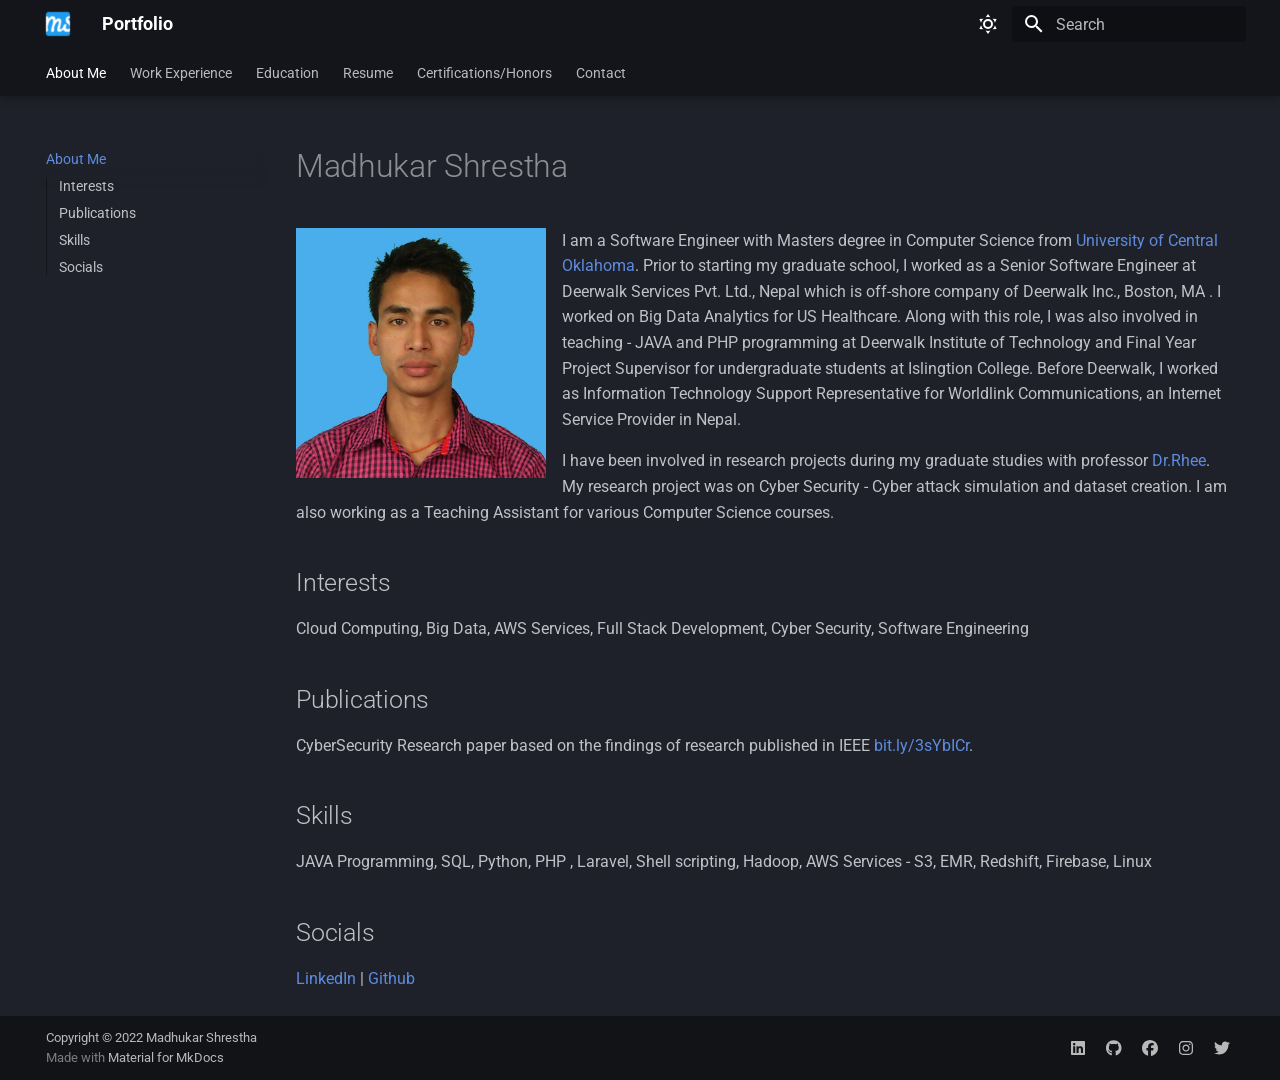
<file: index.html>
<!doctype html>
<html lang="en" class="no-js">
  <head>
    
      <meta charset="utf-8">
      <meta name="viewport" content="width=device-width,initial-scale=1">
      
        <meta name="description" content="Software Engineer | CS Student">
      
      
        <meta name="author" content="Madhukar Shrestha">
      
      
      
      
        <link rel="next" href="work_exp/">
      
      
      <link rel="icon" href="assets/images/favicon.png">
      <meta name="generator" content="mkdocs-1.5.3, mkdocs-material-9.5.13">
    
    
      
        <title>Portfolio</title>
      
    
    
      <link rel="stylesheet" href="assets/stylesheets/main.7e359304.min.css">
      
        
        <link rel="stylesheet" href="assets/stylesheets/palette.06af60db.min.css">
      
      


    
    
      
    
    
      
        
        
        <link rel="preconnect" href="https://fonts.gstatic.com" crossorigin>
        <link rel="stylesheet" href="https://fonts.googleapis.com/css?family=Roboto:300,300i,400,400i,700,700i%7CRoboto+Mono:400,400i,700,700i&display=fallback">
        <style>:root{--md-text-font:"Roboto";--md-code-font:"Roboto Mono"}</style>
      
    
    
    <script>__md_scope=new URL(".",location),__md_hash=e=>[...e].reduce((e,_)=>(e<<5)-e+_.charCodeAt(0),0),__md_get=(e,_=localStorage,t=__md_scope)=>JSON.parse(_.getItem(t.pathname+"."+e)),__md_set=(e,_,t=localStorage,a=__md_scope)=>{try{t.setItem(a.pathname+"."+e,JSON.stringify(_))}catch(e){}}</script>
    
      

    
    
    
  </head>
  
  
    
    
      
    
    
    
    
    <body dir="ltr" data-md-color-scheme="slate" data-md-color-primary="black" data-md-color-accent="green">
  
    
    <input class="md-toggle" data-md-toggle="drawer" type="checkbox" id="__drawer" autocomplete="off">
    <input class="md-toggle" data-md-toggle="search" type="checkbox" id="__search" autocomplete="off">
    <label class="md-overlay" for="__drawer"></label>
    <div data-md-component="skip">
      
        
        <a href="#madhukar-shrestha" class="md-skip">
          Skip to content
        </a>
      
    </div>
    <div data-md-component="announce">
      
    </div>
    
    
      

  

<header class="md-header md-header--shadow md-header--lifted" data-md-component="header">
  <nav class="md-header__inner md-grid" aria-label="Header">
    <a href="." title="Portfolio" class="md-header__button md-logo" aria-label="Portfolio" data-md-component="logo">
      
  <img src="assets/images/favicon.png" alt="logo">

    </a>
    <label class="md-header__button md-icon" for="__drawer">
      
      <svg xmlns="http://www.w3.org/2000/svg" viewBox="0 0 24 24"><path d="M3 6h18v2H3V6m0 5h18v2H3v-2m0 5h18v2H3v-2Z"/></svg>
    </label>
    <div class="md-header__title" data-md-component="header-title">
      <div class="md-header__ellipsis">
        <div class="md-header__topic">
          <span class="md-ellipsis">
            Portfolio
          </span>
        </div>
        <div class="md-header__topic" data-md-component="header-topic">
          <span class="md-ellipsis">
            
              About Me
            
          </span>
        </div>
      </div>
    </div>
    
      
        <form class="md-header__option" data-md-component="palette">
  
    
    
    
    <input class="md-option" data-md-color-media="" data-md-color-scheme="slate" data-md-color-primary="black" data-md-color-accent="green"  aria-label="Switch to light mode"  type="radio" name="__palette" id="__palette_0">
    
      <label class="md-header__button md-icon" title="Switch to light mode" for="__palette_1" hidden>
        <svg xmlns="http://www.w3.org/2000/svg" viewBox="0 0 24 24"><path d="M12 7a5 5 0 0 1 5 5 5 5 0 0 1-5 5 5 5 0 0 1-5-5 5 5 0 0 1 5-5m0 2a3 3 0 0 0-3 3 3 3 0 0 0 3 3 3 3 0 0 0 3-3 3 3 0 0 0-3-3m0-7 2.39 3.42C13.65 5.15 12.84 5 12 5c-.84 0-1.65.15-2.39.42L12 2M3.34 7l4.16-.35A7.2 7.2 0 0 0 5.94 8.5c-.44.74-.69 1.5-.83 2.29L3.34 7m.02 10 1.76-3.77a7.131 7.131 0 0 0 2.38 4.14L3.36 17M20.65 7l-1.77 3.79a7.023 7.023 0 0 0-2.38-4.15l4.15.36m-.01 10-4.14.36c.59-.51 1.12-1.14 1.54-1.86.42-.73.69-1.5.83-2.29L20.64 17M12 22l-2.41-3.44c.74.27 1.55.44 2.41.44.82 0 1.63-.17 2.37-.44L12 22Z"/></svg>
      </label>
    
  
    
    
    
    <input class="md-option" data-md-color-media="" data-md-color-scheme="default" data-md-color-primary="white" data-md-color-accent="green"  aria-label="Switch to dark mode"  type="radio" name="__palette" id="__palette_1">
    
      <label class="md-header__button md-icon" title="Switch to dark mode" for="__palette_0" hidden>
        <svg xmlns="http://www.w3.org/2000/svg" viewBox="0 0 24 24"><path d="m17.75 4.09-2.53 1.94.91 3.06-2.63-1.81-2.63 1.81.91-3.06-2.53-1.94L12.44 4l1.06-3 1.06 3 3.19.09m3.5 6.91-1.64 1.25.59 1.98-1.7-1.17-1.7 1.17.59-1.98L15.75 11l2.06-.05L18.5 9l.69 1.95 2.06.05m-2.28 4.95c.83-.08 1.72 1.1 1.19 1.85-.32.45-.66.87-1.08 1.27C15.17 23 8.84 23 4.94 19.07c-3.91-3.9-3.91-10.24 0-14.14.4-.4.82-.76 1.27-1.08.75-.53 1.93.36 1.85 1.19-.27 2.86.69 5.83 2.89 8.02a9.96 9.96 0 0 0 8.02 2.89m-1.64 2.02a12.08 12.08 0 0 1-7.8-3.47c-2.17-2.19-3.33-5-3.49-7.82-2.81 3.14-2.7 7.96.31 10.98 3.02 3.01 7.84 3.12 10.98.31Z"/></svg>
      </label>
    
  
</form>
      
    
    
      <script>var media,input,key,value,palette=__md_get("__palette");if(palette&&palette.color){"(prefers-color-scheme)"===palette.color.media&&(media=matchMedia("(prefers-color-scheme: light)"),input=document.querySelector(media.matches?"[data-md-color-media='(prefers-color-scheme: light)']":"[data-md-color-media='(prefers-color-scheme: dark)']"),palette.color.media=input.getAttribute("data-md-color-media"),palette.color.scheme=input.getAttribute("data-md-color-scheme"),palette.color.primary=input.getAttribute("data-md-color-primary"),palette.color.accent=input.getAttribute("data-md-color-accent"));for([key,value]of Object.entries(palette.color))document.body.setAttribute("data-md-color-"+key,value)}</script>
    
    
    
      <label class="md-header__button md-icon" for="__search">
        
        <svg xmlns="http://www.w3.org/2000/svg" viewBox="0 0 24 24"><path d="M9.5 3A6.5 6.5 0 0 1 16 9.5c0 1.61-.59 3.09-1.56 4.23l.27.27h.79l5 5-1.5 1.5-5-5v-.79l-.27-.27A6.516 6.516 0 0 1 9.5 16 6.5 6.5 0 0 1 3 9.5 6.5 6.5 0 0 1 9.5 3m0 2C7 5 5 7 5 9.5S7 14 9.5 14 14 12 14 9.5 12 5 9.5 5Z"/></svg>
      </label>
      <div class="md-search" data-md-component="search" role="dialog">
  <label class="md-search__overlay" for="__search"></label>
  <div class="md-search__inner" role="search">
    <form class="md-search__form" name="search">
      <input type="text" class="md-search__input" name="query" aria-label="Search" placeholder="Search" autocapitalize="off" autocorrect="off" autocomplete="off" spellcheck="false" data-md-component="search-query" required>
      <label class="md-search__icon md-icon" for="__search">
        
        <svg xmlns="http://www.w3.org/2000/svg" viewBox="0 0 24 24"><path d="M9.5 3A6.5 6.5 0 0 1 16 9.5c0 1.61-.59 3.09-1.56 4.23l.27.27h.79l5 5-1.5 1.5-5-5v-.79l-.27-.27A6.516 6.516 0 0 1 9.5 16 6.5 6.5 0 0 1 3 9.5 6.5 6.5 0 0 1 9.5 3m0 2C7 5 5 7 5 9.5S7 14 9.5 14 14 12 14 9.5 12 5 9.5 5Z"/></svg>
        
        <svg xmlns="http://www.w3.org/2000/svg" viewBox="0 0 24 24"><path d="M20 11v2H8l5.5 5.5-1.42 1.42L4.16 12l7.92-7.92L13.5 5.5 8 11h12Z"/></svg>
      </label>
      <nav class="md-search__options" aria-label="Search">
        
        <button type="reset" class="md-search__icon md-icon" title="Clear" aria-label="Clear" tabindex="-1">
          
          <svg xmlns="http://www.w3.org/2000/svg" viewBox="0 0 24 24"><path d="M19 6.41 17.59 5 12 10.59 6.41 5 5 6.41 10.59 12 5 17.59 6.41 19 12 13.41 17.59 19 19 17.59 13.41 12 19 6.41Z"/></svg>
        </button>
      </nav>
      
    </form>
    <div class="md-search__output">
      <div class="md-search__scrollwrap" data-md-scrollfix>
        <div class="md-search-result" data-md-component="search-result">
          <div class="md-search-result__meta">
            Initializing search
          </div>
          <ol class="md-search-result__list" role="presentation"></ol>
        </div>
      </div>
    </div>
  </div>
</div>
    
    
  </nav>
  
    
      
<nav class="md-tabs" aria-label="Tabs" data-md-component="tabs">
  <div class="md-grid">
    <ul class="md-tabs__list">
      
        
  
  
    
  
  
    <li class="md-tabs__item md-tabs__item--active">
      <a href="." class="md-tabs__link">
        
  
    
  
  About Me

      </a>
    </li>
  

      
        
  
  
  
    <li class="md-tabs__item">
      <a href="work_exp/" class="md-tabs__link">
        
  
    
  
  Work Experience

      </a>
    </li>
  

      
        
  
  
  
    <li class="md-tabs__item">
      <a href="edu_details/" class="md-tabs__link">
        
  
    
  
  Education

      </a>
    </li>
  

      
        
  
  
  
    <li class="md-tabs__item">
      <a href="cv/" class="md-tabs__link">
        
  
    
  
  Resume

      </a>
    </li>
  

      
        
  
  
  
    <li class="md-tabs__item">
      <a href="certification/" class="md-tabs__link">
        
  
    
  
  Certifications/Honors

      </a>
    </li>
  

      
        
  
  
  
    <li class="md-tabs__item">
      <a href="contact/" class="md-tabs__link">
        
  
    
  
  Contact

      </a>
    </li>
  

      
    </ul>
  </div>
</nav>
    
  
</header>
    
    <div class="md-container" data-md-component="container">
      
      
        
      
      <main class="md-main" data-md-component="main">
        <div class="md-main__inner md-grid">
          
            
              
              <div class="md-sidebar md-sidebar--primary" data-md-component="sidebar" data-md-type="navigation" >
                <div class="md-sidebar__scrollwrap">
                  <div class="md-sidebar__inner">
                    


  


  

<nav class="md-nav md-nav--primary md-nav--lifted md-nav--integrated" aria-label="Navigation" data-md-level="0">
  <label class="md-nav__title" for="__drawer">
    <a href="." title="Portfolio" class="md-nav__button md-logo" aria-label="Portfolio" data-md-component="logo">
      
  <img src="assets/images/favicon.png" alt="logo">

    </a>
    Portfolio
  </label>
  
  <ul class="md-nav__list" data-md-scrollfix>
    
      
      
  
  
    
  
  
  
    <li class="md-nav__item md-nav__item--active">
      
      <input class="md-nav__toggle md-toggle" type="checkbox" id="__toc">
      
      
        
      
      
        <label class="md-nav__link md-nav__link--active" for="__toc">
          
  
  <span class="md-ellipsis">
    About Me
  </span>
  

          <span class="md-nav__icon md-icon"></span>
        </label>
      
      <a href="." class="md-nav__link md-nav__link--active">
        
  
  <span class="md-ellipsis">
    About Me
  </span>
  

      </a>
      
        

<nav class="md-nav md-nav--secondary" aria-label="Table of contents">
  
  
  
    
  
  
    <label class="md-nav__title" for="__toc">
      <span class="md-nav__icon md-icon"></span>
      Table of contents
    </label>
    <ul class="md-nav__list" data-md-component="toc" data-md-scrollfix>
      
        <li class="md-nav__item">
  <a href="#interests" class="md-nav__link">
    <span class="md-ellipsis">
      Interests
    </span>
  </a>
  
</li>
      
        <li class="md-nav__item">
  <a href="#publications" class="md-nav__link">
    <span class="md-ellipsis">
      Publications
    </span>
  </a>
  
</li>
      
        <li class="md-nav__item">
  <a href="#skills" class="md-nav__link">
    <span class="md-ellipsis">
      Skills
    </span>
  </a>
  
</li>
      
        <li class="md-nav__item">
  <a href="#socials" class="md-nav__link">
    <span class="md-ellipsis">
      Socials
    </span>
  </a>
  
</li>
      
    </ul>
  
</nav>
      
    </li>
  

    
      
      
  
  
  
  
    <li class="md-nav__item">
      <a href="work_exp/" class="md-nav__link">
        
  
  <span class="md-ellipsis">
    Work Experience
  </span>
  

      </a>
    </li>
  

    
      
      
  
  
  
  
    <li class="md-nav__item">
      <a href="edu_details/" class="md-nav__link">
        
  
  <span class="md-ellipsis">
    Education
  </span>
  

      </a>
    </li>
  

    
      
      
  
  
  
  
    <li class="md-nav__item">
      <a href="cv/" class="md-nav__link">
        
  
  <span class="md-ellipsis">
    Resume
  </span>
  

      </a>
    </li>
  

    
      
      
  
  
  
  
    <li class="md-nav__item">
      <a href="certification/" class="md-nav__link">
        
  
  <span class="md-ellipsis">
    Certifications/Honors
  </span>
  

      </a>
    </li>
  

    
      
      
  
  
  
  
    <li class="md-nav__item">
      <a href="contact/" class="md-nav__link">
        
  
  <span class="md-ellipsis">
    Contact
  </span>
  

      </a>
    </li>
  

    
  </ul>
</nav>
                  </div>
                </div>
              </div>
            
            
          
          
            <div class="md-content" data-md-component="content">
              <article class="md-content__inner md-typeset">
                
                  


<h1 id="madhukar-shrestha">Madhukar Shrestha<a class="headerlink" href="#madhukar-shrestha" title="Permanent link">&para;</a></h1>
<p><img align="left" alt="Madhukar Shrestha" src="assets/images/photo1.jpeg" style="height:250px;width:250px" /></p>
<p>I am a Software Engineer with Masters degree in Computer Science from <a href="https://www.uco.edu/">University of Central Oklahoma</a>. Prior to starting my graduate school, I worked as a Senior Software Engineer at Deerwalk Services Pvt. Ltd., Nepal which is off-shore company of Deerwalk Inc., Boston, MA . I worked on Big Data Analytics for US Healthcare. Along with this role, I was also involved in teaching - JAVA and PHP programming at Deerwalk Institute of Technology and Final Year Project Supervisor for undergraduate students at Islingtion College. Before Deerwalk, I worked as Information Technology Support Representative for Worldlink Communications, an Internet Service Provider in Nepal.</p>
<p>I have been involved in research projects during my graduate studies with professor <a href="https://rhee.systems/">Dr.Rhee</a>. My research project was on Cyber Security - Cyber attack simulation and dataset creation. I am also working as a Teaching Assistant for various Computer Science courses.</p>
<h2 id="interests">Interests<a class="headerlink" href="#interests" title="Permanent link">&para;</a></h2>
<p>Cloud Computing, Big Data, AWS Services, Full Stack Development,  Cyber Security, Software Engineering</p>
<h2 id="publications">Publications<a class="headerlink" href="#publications" title="Permanent link">&para;</a></h2>
<p>CyberSecurity Research paper based on the findings of research published in IEEE <a href="https://bit.ly/3sYbICr">bit.ly/3sYbICr</a>.</p>
<h2 id="skills">Skills<a class="headerlink" href="#skills" title="Permanent link">&para;</a></h2>
<p>JAVA Programming, SQL, Python, PHP , Laravel, Shell scripting, Hadoop, AWS Services - S3, EMR, Redshift, Firebase, Linux</p>
<h2 id="socials">Socials<a class="headerlink" href="#socials" title="Permanent link">&para;</a></h2>
<p><a href="https://www.linkedin.com/in/sthamadhukar/">LinkedIn</a> | <a href="https://github.com/sthamadhukar">Github</a></p>












                
              </article>
            </div>
          
          
<script>var target=document.getElementById(location.hash.slice(1));target&&target.name&&(target.checked=target.name.startsWith("__tabbed_"))</script>
        </div>
        
          <button type="button" class="md-top md-icon" data-md-component="top" hidden>
  
  <svg xmlns="http://www.w3.org/2000/svg" viewBox="0 0 24 24"><path d="M13 20h-2V8l-5.5 5.5-1.42-1.42L12 4.16l7.92 7.92-1.42 1.42L13 8v12Z"/></svg>
  Back to top
</button>
        
      </main>
      
        <footer class="md-footer">
  
  <div class="md-footer-meta md-typeset">
    <div class="md-footer-meta__inner md-grid">
      <div class="md-copyright">
  
    <div class="md-copyright__highlight">
      Copyright &copy; 2022 <a href="https://www.linkedin.com/in/sthamadhukar/">Madhukar Shrestha</a>
    </div>
  
  
    Made with
    <a href="https://squidfunk.github.io/mkdocs-material/" target="_blank" rel="noopener">
      Material for MkDocs
    </a>
  
</div>
      
        <div class="md-social">
  
    
    
    
    
      
      
    
    <a href="https://www.linkedin.com/in/sthamadhukar/" target="_blank" rel="noopener" title="www.linkedin.com" class="md-social__link">
      <svg xmlns="http://www.w3.org/2000/svg" viewBox="0 0 448 512"><!--! Font Awesome Free 6.5.1 by @fontawesome - https://fontawesome.com License - https://fontawesome.com/license/free (Icons: CC BY 4.0, Fonts: SIL OFL 1.1, Code: MIT License) Copyright 2023 Fonticons, Inc.--><path d="M416 32H31.9C14.3 32 0 46.5 0 64.3v383.4C0 465.5 14.3 480 31.9 480H416c17.6 0 32-14.5 32-32.3V64.3c0-17.8-14.4-32.3-32-32.3zM135.4 416H69V202.2h66.5V416zm-33.2-243c-21.3 0-38.5-17.3-38.5-38.5S80.9 96 102.2 96c21.2 0 38.5 17.3 38.5 38.5 0 21.3-17.2 38.5-38.5 38.5zm282.1 243h-66.4V312c0-24.8-.5-56.7-34.5-56.7-34.6 0-39.9 27-39.9 54.9V416h-66.4V202.2h63.7v29.2h.9c8.9-16.8 30.6-34.5 62.9-34.5 67.2 0 79.7 44.3 79.7 101.9V416z"/></svg>
    </a>
  
    
    
    
    
      
      
    
    <a href="https://github.com/sthamadhukar" target="_blank" rel="noopener" title="github.com" class="md-social__link">
      <svg xmlns="http://www.w3.org/2000/svg" viewBox="0 0 496 512"><!--! Font Awesome Free 6.5.1 by @fontawesome - https://fontawesome.com License - https://fontawesome.com/license/free (Icons: CC BY 4.0, Fonts: SIL OFL 1.1, Code: MIT License) Copyright 2023 Fonticons, Inc.--><path d="M165.9 397.4c0 2-2.3 3.6-5.2 3.6-3.3.3-5.6-1.3-5.6-3.6 0-2 2.3-3.6 5.2-3.6 3-.3 5.6 1.3 5.6 3.6zm-31.1-4.5c-.7 2 1.3 4.3 4.3 4.9 2.6 1 5.6 0 6.2-2s-1.3-4.3-4.3-5.2c-2.6-.7-5.5.3-6.2 2.3zm44.2-1.7c-2.9.7-4.9 2.6-4.6 4.9.3 2 2.9 3.3 5.9 2.6 2.9-.7 4.9-2.6 4.6-4.6-.3-1.9-3-3.2-5.9-2.9zM244.8 8C106.1 8 0 113.3 0 252c0 110.9 69.8 205.8 169.5 239.2 12.8 2.3 17.3-5.6 17.3-12.1 0-6.2-.3-40.4-.3-61.4 0 0-70 15-84.7-29.8 0 0-11.4-29.1-27.8-36.6 0 0-22.9-15.7 1.6-15.4 0 0 24.9 2 38.6 25.8 21.9 38.6 58.6 27.5 72.9 20.9 2.3-16 8.8-27.1 16-33.7-55.9-6.2-112.3-14.3-112.3-110.5 0-27.5 7.6-41.3 23.6-58.9-2.6-6.5-11.1-33.3 2.6-67.9 20.9-6.5 69 27 69 27 20-5.6 41.5-8.5 62.8-8.5s42.8 2.9 62.8 8.5c0 0 48.1-33.6 69-27 13.7 34.7 5.2 61.4 2.6 67.9 16 17.7 25.8 31.5 25.8 58.9 0 96.5-58.9 104.2-114.8 110.5 9.2 7.9 17 22.9 17 46.4 0 33.7-.3 75.4-.3 83.6 0 6.5 4.6 14.4 17.3 12.1C428.2 457.8 496 362.9 496 252 496 113.3 383.5 8 244.8 8zM97.2 352.9c-1.3 1-1 3.3.7 5.2 1.6 1.6 3.9 2.3 5.2 1 1.3-1 1-3.3-.7-5.2-1.6-1.6-3.9-2.3-5.2-1zm-10.8-8.1c-.7 1.3.3 2.9 2.3 3.9 1.6 1 3.6.7 4.3-.7.7-1.3-.3-2.9-2.3-3.9-2-.6-3.6-.3-4.3.7zm32.4 35.6c-1.6 1.3-1 4.3 1.3 6.2 2.3 2.3 5.2 2.6 6.5 1 1.3-1.3.7-4.3-1.3-6.2-2.2-2.3-5.2-2.6-6.5-1zm-11.4-14.7c-1.6 1-1.6 3.6 0 5.9 1.6 2.3 4.3 3.3 5.6 2.3 1.6-1.3 1.6-3.9 0-6.2-1.4-2.3-4-3.3-5.6-2z"/></svg>
    </a>
  
    
    
    
    
      
      
    
    <a href="https://www.facebook.com/sthamadboy/" target="_blank" rel="noopener" title="www.facebook.com" class="md-social__link">
      <svg xmlns="http://www.w3.org/2000/svg" viewBox="0 0 512 512"><!--! Font Awesome Free 6.5.1 by @fontawesome - https://fontawesome.com License - https://fontawesome.com/license/free (Icons: CC BY 4.0, Fonts: SIL OFL 1.1, Code: MIT License) Copyright 2023 Fonticons, Inc.--><path d="M512 256C512 114.6 397.4 0 256 0S0 114.6 0 256c0 120 82.7 220.8 194.2 248.5V334.2h-52.8V256h52.8v-33.7c0-87.1 39.4-127.5 125-127.5 16.2 0 44.2 3.2 55.7 6.4V172c-6-.6-16.5-1-29.6-1-42 0-58.2 15.9-58.2 57.2V256h83.6l-14.4 78.2H287v175.9C413.8 494.8 512 386.9 512 256z"/></svg>
    </a>
  
    
    
    
    
      
      
    
    <a href="https://www.instagram.com/sthamadhukar/" target="_blank" rel="noopener" title="www.instagram.com" class="md-social__link">
      <svg xmlns="http://www.w3.org/2000/svg" viewBox="0 0 448 512"><!--! Font Awesome Free 6.5.1 by @fontawesome - https://fontawesome.com License - https://fontawesome.com/license/free (Icons: CC BY 4.0, Fonts: SIL OFL 1.1, Code: MIT License) Copyright 2023 Fonticons, Inc.--><path d="M224.1 141c-63.6 0-114.9 51.3-114.9 114.9s51.3 114.9 114.9 114.9S339 319.5 339 255.9 287.7 141 224.1 141zm0 189.6c-41.1 0-74.7-33.5-74.7-74.7s33.5-74.7 74.7-74.7 74.7 33.5 74.7 74.7-33.6 74.7-74.7 74.7zm146.4-194.3c0 14.9-12 26.8-26.8 26.8-14.9 0-26.8-12-26.8-26.8s12-26.8 26.8-26.8 26.8 12 26.8 26.8zm76.1 27.2c-1.7-35.9-9.9-67.7-36.2-93.9-26.2-26.2-58-34.4-93.9-36.2-37-2.1-147.9-2.1-184.9 0-35.8 1.7-67.6 9.9-93.9 36.1s-34.4 58-36.2 93.9c-2.1 37-2.1 147.9 0 184.9 1.7 35.9 9.9 67.7 36.2 93.9s58 34.4 93.9 36.2c37 2.1 147.9 2.1 184.9 0 35.9-1.7 67.7-9.9 93.9-36.2 26.2-26.2 34.4-58 36.2-93.9 2.1-37 2.1-147.8 0-184.8zM398.8 388c-7.8 19.6-22.9 34.7-42.6 42.6-29.5 11.7-99.5 9-132.1 9s-102.7 2.6-132.1-9c-19.6-7.8-34.7-22.9-42.6-42.6-11.7-29.5-9-99.5-9-132.1s-2.6-102.7 9-132.1c7.8-19.6 22.9-34.7 42.6-42.6 29.5-11.7 99.5-9 132.1-9s102.7-2.6 132.1 9c19.6 7.8 34.7 22.9 42.6 42.6 11.7 29.5 9 99.5 9 132.1s2.7 102.7-9 132.1z"/></svg>
    </a>
  
    
    
    
    
    <a href="#" target="_blank" rel="noopener" title="" class="md-social__link">
      <svg xmlns="http://www.w3.org/2000/svg" viewBox="0 0 512 512"><!--! Font Awesome Free 6.5.1 by @fontawesome - https://fontawesome.com License - https://fontawesome.com/license/free (Icons: CC BY 4.0, Fonts: SIL OFL 1.1, Code: MIT License) Copyright 2023 Fonticons, Inc.--><path d="M459.37 151.716c.325 4.548.325 9.097.325 13.645 0 138.72-105.583 298.558-298.558 298.558-59.452 0-114.68-17.219-161.137-47.106 8.447.974 16.568 1.299 25.34 1.299 49.055 0 94.213-16.568 130.274-44.832-46.132-.975-84.792-31.188-98.112-72.772 6.498.974 12.995 1.624 19.818 1.624 9.421 0 18.843-1.3 27.614-3.573-48.081-9.747-84.143-51.98-84.143-102.985v-1.299c13.969 7.797 30.214 12.67 47.431 13.319-28.264-18.843-46.781-51.005-46.781-87.391 0-19.492 5.197-37.36 14.294-52.954 51.655 63.675 129.3 105.258 216.365 109.807-1.624-7.797-2.599-15.918-2.599-24.04 0-57.828 46.782-104.934 104.934-104.934 30.213 0 57.502 12.67 76.67 33.137 23.715-4.548 46.456-13.32 66.599-25.34-7.798 24.366-24.366 44.833-46.132 57.827 21.117-2.273 41.584-8.122 60.426-16.243-14.292 20.791-32.161 39.308-52.628 54.253z"/></svg>
    </a>
  
</div>
      
    </div>
  </div>
</footer>
      
    </div>
    <div class="md-dialog" data-md-component="dialog">
      <div class="md-dialog__inner md-typeset"></div>
    </div>
    
    
    <script id="__config" type="application/json">{"base": ".", "features": ["navigation.top", "navigation.tabs", "navigation.tabs.sticky", "toc.integrate"], "search": "assets/javascripts/workers/search.b8dbb3d2.min.js", "translations": {"clipboard.copied": "Copied to clipboard", "clipboard.copy": "Copy to clipboard", "search.result.more.one": "1 more on this page", "search.result.more.other": "# more on this page", "search.result.none": "No matching documents", "search.result.one": "1 matching document", "search.result.other": "# matching documents", "search.result.placeholder": "Type to start searching", "search.result.term.missing": "Missing", "select.version": "Select version"}}</script>
    
    
      <script src="assets/javascripts/bundle.c8d2eff1.min.js"></script>
      
    
  </body>
</html>
</file>
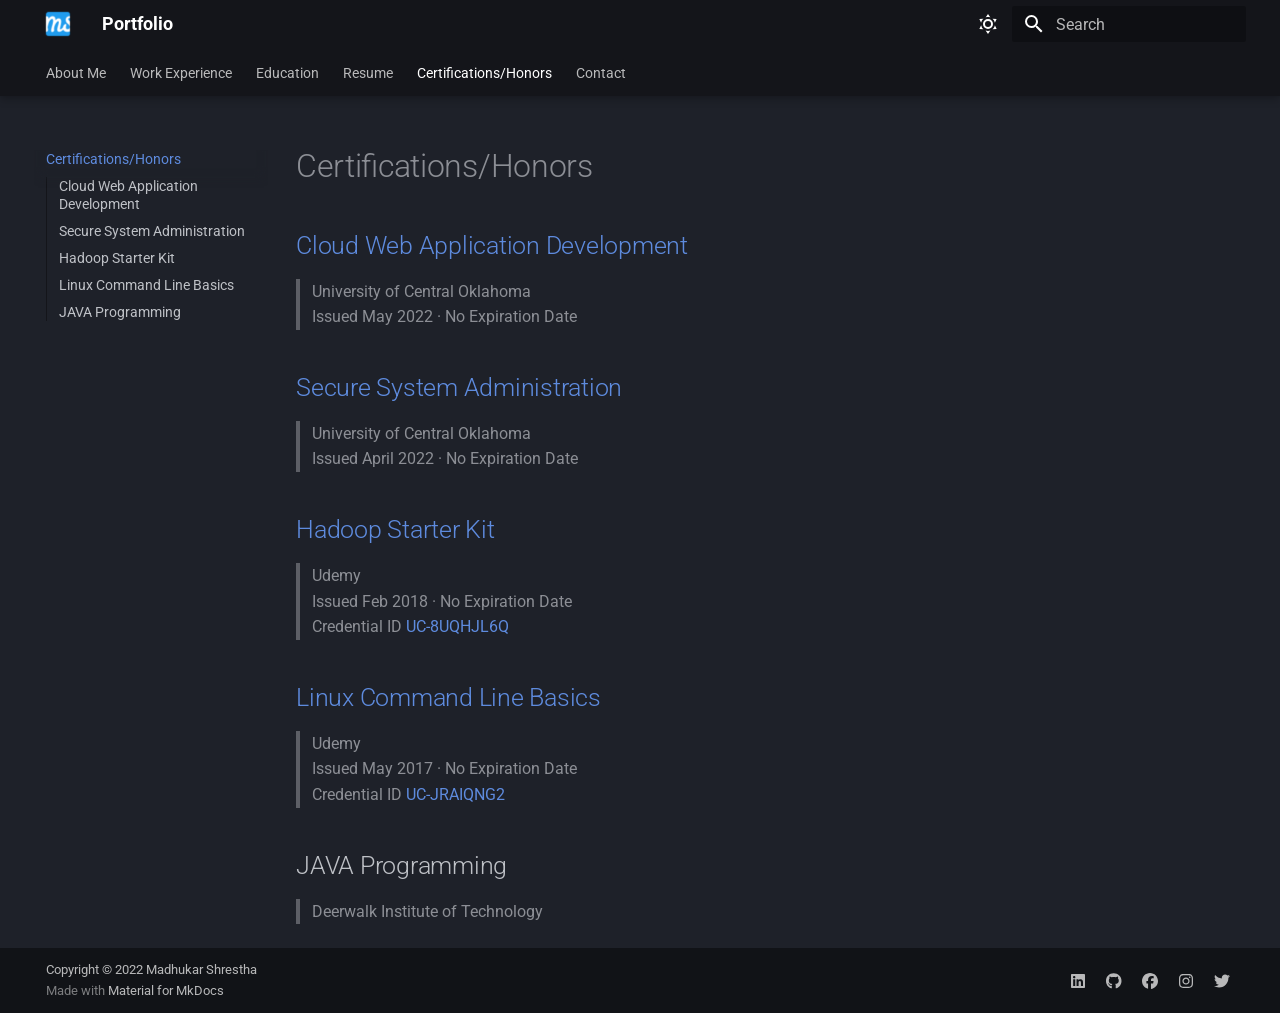
<file: certification/index.html>
<!doctype html>
<html lang="en" class="no-js">
  <head>
    
      <meta charset="utf-8">
      <meta name="viewport" content="width=device-width,initial-scale=1">
      
        <meta name="description" content="Software Engineer | CS Student">
      
      
        <meta name="author" content="Madhukar Shrestha">
      
      
      
        <link rel="prev" href="../cv/">
      
      
        <link rel="next" href="../contact/">
      
      
      <link rel="icon" href="../assets/images/favicon.png">
      <meta name="generator" content="mkdocs-1.5.3, mkdocs-material-9.5.13">
    
    
      
        <title>Certifications/Honors - Portfolio</title>
      
    
    
      <link rel="stylesheet" href="../assets/stylesheets/main.7e359304.min.css">
      
        
        <link rel="stylesheet" href="../assets/stylesheets/palette.06af60db.min.css">
      
      


    
    
      
    
    
      
        
        
        <link rel="preconnect" href="https://fonts.gstatic.com" crossorigin>
        <link rel="stylesheet" href="https://fonts.googleapis.com/css?family=Roboto:300,300i,400,400i,700,700i%7CRoboto+Mono:400,400i,700,700i&display=fallback">
        <style>:root{--md-text-font:"Roboto";--md-code-font:"Roboto Mono"}</style>
      
    
    
    <script>__md_scope=new URL("..",location),__md_hash=e=>[...e].reduce((e,_)=>(e<<5)-e+_.charCodeAt(0),0),__md_get=(e,_=localStorage,t=__md_scope)=>JSON.parse(_.getItem(t.pathname+"."+e)),__md_set=(e,_,t=localStorage,a=__md_scope)=>{try{t.setItem(a.pathname+"."+e,JSON.stringify(_))}catch(e){}}</script>
    
      

    
    
    
  </head>
  
  
    
    
      
    
    
    
    
    <body dir="ltr" data-md-color-scheme="slate" data-md-color-primary="black" data-md-color-accent="green">
  
    
    <input class="md-toggle" data-md-toggle="drawer" type="checkbox" id="__drawer" autocomplete="off">
    <input class="md-toggle" data-md-toggle="search" type="checkbox" id="__search" autocomplete="off">
    <label class="md-overlay" for="__drawer"></label>
    <div data-md-component="skip">
      
        
        <a href="#cloud-web-application-development" class="md-skip">
          Skip to content
        </a>
      
    </div>
    <div data-md-component="announce">
      
    </div>
    
    
      

  

<header class="md-header md-header--shadow md-header--lifted" data-md-component="header">
  <nav class="md-header__inner md-grid" aria-label="Header">
    <a href=".." title="Portfolio" class="md-header__button md-logo" aria-label="Portfolio" data-md-component="logo">
      
  <img src="../assets/images/favicon.png" alt="logo">

    </a>
    <label class="md-header__button md-icon" for="__drawer">
      
      <svg xmlns="http://www.w3.org/2000/svg" viewBox="0 0 24 24"><path d="M3 6h18v2H3V6m0 5h18v2H3v-2m0 5h18v2H3v-2Z"/></svg>
    </label>
    <div class="md-header__title" data-md-component="header-title">
      <div class="md-header__ellipsis">
        <div class="md-header__topic">
          <span class="md-ellipsis">
            Portfolio
          </span>
        </div>
        <div class="md-header__topic" data-md-component="header-topic">
          <span class="md-ellipsis">
            
              Certifications/Honors
            
          </span>
        </div>
      </div>
    </div>
    
      
        <form class="md-header__option" data-md-component="palette">
  
    
    
    
    <input class="md-option" data-md-color-media="" data-md-color-scheme="slate" data-md-color-primary="black" data-md-color-accent="green"  aria-label="Switch to light mode"  type="radio" name="__palette" id="__palette_0">
    
      <label class="md-header__button md-icon" title="Switch to light mode" for="__palette_1" hidden>
        <svg xmlns="http://www.w3.org/2000/svg" viewBox="0 0 24 24"><path d="M12 7a5 5 0 0 1 5 5 5 5 0 0 1-5 5 5 5 0 0 1-5-5 5 5 0 0 1 5-5m0 2a3 3 0 0 0-3 3 3 3 0 0 0 3 3 3 3 0 0 0 3-3 3 3 0 0 0-3-3m0-7 2.39 3.42C13.65 5.15 12.84 5 12 5c-.84 0-1.65.15-2.39.42L12 2M3.34 7l4.16-.35A7.2 7.2 0 0 0 5.94 8.5c-.44.74-.69 1.5-.83 2.29L3.34 7m.02 10 1.76-3.77a7.131 7.131 0 0 0 2.38 4.14L3.36 17M20.65 7l-1.77 3.79a7.023 7.023 0 0 0-2.38-4.15l4.15.36m-.01 10-4.14.36c.59-.51 1.12-1.14 1.54-1.86.42-.73.69-1.5.83-2.29L20.64 17M12 22l-2.41-3.44c.74.27 1.55.44 2.41.44.82 0 1.63-.17 2.37-.44L12 22Z"/></svg>
      </label>
    
  
    
    
    
    <input class="md-option" data-md-color-media="" data-md-color-scheme="default" data-md-color-primary="white" data-md-color-accent="green"  aria-label="Switch to dark mode"  type="radio" name="__palette" id="__palette_1">
    
      <label class="md-header__button md-icon" title="Switch to dark mode" for="__palette_0" hidden>
        <svg xmlns="http://www.w3.org/2000/svg" viewBox="0 0 24 24"><path d="m17.75 4.09-2.53 1.94.91 3.06-2.63-1.81-2.63 1.81.91-3.06-2.53-1.94L12.44 4l1.06-3 1.06 3 3.19.09m3.5 6.91-1.64 1.25.59 1.98-1.7-1.17-1.7 1.17.59-1.98L15.75 11l2.06-.05L18.5 9l.69 1.95 2.06.05m-2.28 4.95c.83-.08 1.72 1.1 1.19 1.85-.32.45-.66.87-1.08 1.27C15.17 23 8.84 23 4.94 19.07c-3.91-3.9-3.91-10.24 0-14.14.4-.4.82-.76 1.27-1.08.75-.53 1.93.36 1.85 1.19-.27 2.86.69 5.83 2.89 8.02a9.96 9.96 0 0 0 8.02 2.89m-1.64 2.02a12.08 12.08 0 0 1-7.8-3.47c-2.17-2.19-3.33-5-3.49-7.82-2.81 3.14-2.7 7.96.31 10.98 3.02 3.01 7.84 3.12 10.98.31Z"/></svg>
      </label>
    
  
</form>
      
    
    
      <script>var media,input,key,value,palette=__md_get("__palette");if(palette&&palette.color){"(prefers-color-scheme)"===palette.color.media&&(media=matchMedia("(prefers-color-scheme: light)"),input=document.querySelector(media.matches?"[data-md-color-media='(prefers-color-scheme: light)']":"[data-md-color-media='(prefers-color-scheme: dark)']"),palette.color.media=input.getAttribute("data-md-color-media"),palette.color.scheme=input.getAttribute("data-md-color-scheme"),palette.color.primary=input.getAttribute("data-md-color-primary"),palette.color.accent=input.getAttribute("data-md-color-accent"));for([key,value]of Object.entries(palette.color))document.body.setAttribute("data-md-color-"+key,value)}</script>
    
    
    
      <label class="md-header__button md-icon" for="__search">
        
        <svg xmlns="http://www.w3.org/2000/svg" viewBox="0 0 24 24"><path d="M9.5 3A6.5 6.5 0 0 1 16 9.5c0 1.61-.59 3.09-1.56 4.23l.27.27h.79l5 5-1.5 1.5-5-5v-.79l-.27-.27A6.516 6.516 0 0 1 9.5 16 6.5 6.5 0 0 1 3 9.5 6.5 6.5 0 0 1 9.5 3m0 2C7 5 5 7 5 9.5S7 14 9.5 14 14 12 14 9.5 12 5 9.5 5Z"/></svg>
      </label>
      <div class="md-search" data-md-component="search" role="dialog">
  <label class="md-search__overlay" for="__search"></label>
  <div class="md-search__inner" role="search">
    <form class="md-search__form" name="search">
      <input type="text" class="md-search__input" name="query" aria-label="Search" placeholder="Search" autocapitalize="off" autocorrect="off" autocomplete="off" spellcheck="false" data-md-component="search-query" required>
      <label class="md-search__icon md-icon" for="__search">
        
        <svg xmlns="http://www.w3.org/2000/svg" viewBox="0 0 24 24"><path d="M9.5 3A6.5 6.5 0 0 1 16 9.5c0 1.61-.59 3.09-1.56 4.23l.27.27h.79l5 5-1.5 1.5-5-5v-.79l-.27-.27A6.516 6.516 0 0 1 9.5 16 6.5 6.5 0 0 1 3 9.5 6.5 6.5 0 0 1 9.5 3m0 2C7 5 5 7 5 9.5S7 14 9.5 14 14 12 14 9.5 12 5 9.5 5Z"/></svg>
        
        <svg xmlns="http://www.w3.org/2000/svg" viewBox="0 0 24 24"><path d="M20 11v2H8l5.5 5.5-1.42 1.42L4.16 12l7.92-7.92L13.5 5.5 8 11h12Z"/></svg>
      </label>
      <nav class="md-search__options" aria-label="Search">
        
        <button type="reset" class="md-search__icon md-icon" title="Clear" aria-label="Clear" tabindex="-1">
          
          <svg xmlns="http://www.w3.org/2000/svg" viewBox="0 0 24 24"><path d="M19 6.41 17.59 5 12 10.59 6.41 5 5 6.41 10.59 12 5 17.59 6.41 19 12 13.41 17.59 19 19 17.59 13.41 12 19 6.41Z"/></svg>
        </button>
      </nav>
      
    </form>
    <div class="md-search__output">
      <div class="md-search__scrollwrap" data-md-scrollfix>
        <div class="md-search-result" data-md-component="search-result">
          <div class="md-search-result__meta">
            Initializing search
          </div>
          <ol class="md-search-result__list" role="presentation"></ol>
        </div>
      </div>
    </div>
  </div>
</div>
    
    
  </nav>
  
    
      
<nav class="md-tabs" aria-label="Tabs" data-md-component="tabs">
  <div class="md-grid">
    <ul class="md-tabs__list">
      
        
  
  
  
    <li class="md-tabs__item">
      <a href=".." class="md-tabs__link">
        
  
    
  
  About Me

      </a>
    </li>
  

      
        
  
  
  
    <li class="md-tabs__item">
      <a href="../work_exp/" class="md-tabs__link">
        
  
    
  
  Work Experience

      </a>
    </li>
  

      
        
  
  
  
    <li class="md-tabs__item">
      <a href="../edu_details/" class="md-tabs__link">
        
  
    
  
  Education

      </a>
    </li>
  

      
        
  
  
  
    <li class="md-tabs__item">
      <a href="../cv/" class="md-tabs__link">
        
  
    
  
  Resume

      </a>
    </li>
  

      
        
  
  
    
  
  
    <li class="md-tabs__item md-tabs__item--active">
      <a href="./" class="md-tabs__link">
        
  
    
  
  Certifications/Honors

      </a>
    </li>
  

      
        
  
  
  
    <li class="md-tabs__item">
      <a href="../contact/" class="md-tabs__link">
        
  
    
  
  Contact

      </a>
    </li>
  

      
    </ul>
  </div>
</nav>
    
  
</header>
    
    <div class="md-container" data-md-component="container">
      
      
        
      
      <main class="md-main" data-md-component="main">
        <div class="md-main__inner md-grid">
          
            
              
              <div class="md-sidebar md-sidebar--primary" data-md-component="sidebar" data-md-type="navigation" >
                <div class="md-sidebar__scrollwrap">
                  <div class="md-sidebar__inner">
                    


  


  

<nav class="md-nav md-nav--primary md-nav--lifted md-nav--integrated" aria-label="Navigation" data-md-level="0">
  <label class="md-nav__title" for="__drawer">
    <a href=".." title="Portfolio" class="md-nav__button md-logo" aria-label="Portfolio" data-md-component="logo">
      
  <img src="../assets/images/favicon.png" alt="logo">

    </a>
    Portfolio
  </label>
  
  <ul class="md-nav__list" data-md-scrollfix>
    
      
      
  
  
  
  
    <li class="md-nav__item">
      <a href=".." class="md-nav__link">
        
  
  <span class="md-ellipsis">
    About Me
  </span>
  

      </a>
    </li>
  

    
      
      
  
  
  
  
    <li class="md-nav__item">
      <a href="../work_exp/" class="md-nav__link">
        
  
  <span class="md-ellipsis">
    Work Experience
  </span>
  

      </a>
    </li>
  

    
      
      
  
  
  
  
    <li class="md-nav__item">
      <a href="../edu_details/" class="md-nav__link">
        
  
  <span class="md-ellipsis">
    Education
  </span>
  

      </a>
    </li>
  

    
      
      
  
  
  
  
    <li class="md-nav__item">
      <a href="../cv/" class="md-nav__link">
        
  
  <span class="md-ellipsis">
    Resume
  </span>
  

      </a>
    </li>
  

    
      
      
  
  
    
  
  
  
    <li class="md-nav__item md-nav__item--active">
      
      <input class="md-nav__toggle md-toggle" type="checkbox" id="__toc">
      
      
      
        <label class="md-nav__link md-nav__link--active" for="__toc">
          
  
  <span class="md-ellipsis">
    Certifications/Honors
  </span>
  

          <span class="md-nav__icon md-icon"></span>
        </label>
      
      <a href="./" class="md-nav__link md-nav__link--active">
        
  
  <span class="md-ellipsis">
    Certifications/Honors
  </span>
  

      </a>
      
        

<nav class="md-nav md-nav--secondary" aria-label="Table of contents">
  
  
  
  
    <label class="md-nav__title" for="__toc">
      <span class="md-nav__icon md-icon"></span>
      Table of contents
    </label>
    <ul class="md-nav__list" data-md-component="toc" data-md-scrollfix>
      
        <li class="md-nav__item">
  <a href="#cloud-web-application-development" class="md-nav__link">
    <span class="md-ellipsis">
      Cloud Web Application Development
    </span>
  </a>
  
</li>
      
        <li class="md-nav__item">
  <a href="#secure-system-administration" class="md-nav__link">
    <span class="md-ellipsis">
      Secure System Administration
    </span>
  </a>
  
</li>
      
        <li class="md-nav__item">
  <a href="#hadoop-starter-kit" class="md-nav__link">
    <span class="md-ellipsis">
      Hadoop Starter Kit
    </span>
  </a>
  
</li>
      
        <li class="md-nav__item">
  <a href="#linux-command-line-basics" class="md-nav__link">
    <span class="md-ellipsis">
      Linux Command Line Basics
    </span>
  </a>
  
</li>
      
        <li class="md-nav__item">
  <a href="#java-programming" class="md-nav__link">
    <span class="md-ellipsis">
      JAVA Programming
    </span>
  </a>
  
</li>
      
    </ul>
  
</nav>
      
    </li>
  

    
      
      
  
  
  
  
    <li class="md-nav__item">
      <a href="../contact/" class="md-nav__link">
        
  
  <span class="md-ellipsis">
    Contact
  </span>
  

      </a>
    </li>
  

    
  </ul>
</nav>
                  </div>
                </div>
              </div>
            
            
          
          
            <div class="md-content" data-md-component="content">
              <article class="md-content__inner md-typeset">
                
                  


  <h1>Certifications/Honors</h1>

<h2 id="cloud-web-application-development"><a href="https://www.credly.com/badges/7e161429-4397-4020-a9aa-76baf1a1973a">Cloud Web Application Development</a><a class="headerlink" href="#cloud-web-application-development" title="Permanent link">&para;</a></h2>
<blockquote>
<p>University of Central Oklahoma<br />
Issued May 2022 · No Expiration Date</p>
</blockquote>
<h2 id="secure-system-administration"><a href="https://www.credly.com/badges/262f2f15-5d43-4496-ab71-53d8369633bc">Secure System Administration</a><a class="headerlink" href="#secure-system-administration" title="Permanent link">&para;</a></h2>
<blockquote>
<p>University of Central Oklahoma<br />
Issued April 2022 · No Expiration Date</p>
</blockquote>
<h2 id="hadoop-starter-kit"><a href="http://ude.my/UC-8UQHJL6Q">Hadoop Starter Kit</a><a class="headerlink" href="#hadoop-starter-kit" title="Permanent link">&para;</a></h2>
<blockquote>
<p>Udemy<br />
Issued Feb 2018 · No Expiration Date<br />
Credential ID <a href="http://ude.my/UC-8UQHJL6Q">UC-8UQHJL6Q</a></p>
</blockquote>
<h2 id="linux-command-line-basics"><a href="http://ude.my/UC-JRAIQNG2">Linux Command Line Basics</a><a class="headerlink" href="#linux-command-line-basics" title="Permanent link">&para;</a></h2>
<blockquote>
<p>Udemy<br />
Issued May 2017 · No Expiration Date<br />
Credential ID <a href="http://ude.my/UC-JRAIQNG2">UC-JRAIQNG2</a></p>
</blockquote>
<h2 id="java-programming">JAVA Programming<a class="headerlink" href="#java-programming" title="Permanent link">&para;</a></h2>
<blockquote>
<p>Deerwalk Institute of Technology</p>
</blockquote>












                
              </article>
            </div>
          
          
<script>var target=document.getElementById(location.hash.slice(1));target&&target.name&&(target.checked=target.name.startsWith("__tabbed_"))</script>
        </div>
        
          <button type="button" class="md-top md-icon" data-md-component="top" hidden>
  
  <svg xmlns="http://www.w3.org/2000/svg" viewBox="0 0 24 24"><path d="M13 20h-2V8l-5.5 5.5-1.42-1.42L12 4.16l7.92 7.92-1.42 1.42L13 8v12Z"/></svg>
  Back to top
</button>
        
      </main>
      
        <footer class="md-footer">
  
  <div class="md-footer-meta md-typeset">
    <div class="md-footer-meta__inner md-grid">
      <div class="md-copyright">
  
    <div class="md-copyright__highlight">
      Copyright &copy; 2022 <a href="https://www.linkedin.com/in/sthamadhukar/">Madhukar Shrestha</a>
    </div>
  
  
    Made with
    <a href="https://squidfunk.github.io/mkdocs-material/" target="_blank" rel="noopener">
      Material for MkDocs
    </a>
  
</div>
      
        <div class="md-social">
  
    
    
    
    
      
      
    
    <a href="https://www.linkedin.com/in/sthamadhukar/" target="_blank" rel="noopener" title="www.linkedin.com" class="md-social__link">
      <svg xmlns="http://www.w3.org/2000/svg" viewBox="0 0 448 512"><!--! Font Awesome Free 6.5.1 by @fontawesome - https://fontawesome.com License - https://fontawesome.com/license/free (Icons: CC BY 4.0, Fonts: SIL OFL 1.1, Code: MIT License) Copyright 2023 Fonticons, Inc.--><path d="M416 32H31.9C14.3 32 0 46.5 0 64.3v383.4C0 465.5 14.3 480 31.9 480H416c17.6 0 32-14.5 32-32.3V64.3c0-17.8-14.4-32.3-32-32.3zM135.4 416H69V202.2h66.5V416zm-33.2-243c-21.3 0-38.5-17.3-38.5-38.5S80.9 96 102.2 96c21.2 0 38.5 17.3 38.5 38.5 0 21.3-17.2 38.5-38.5 38.5zm282.1 243h-66.4V312c0-24.8-.5-56.7-34.5-56.7-34.6 0-39.9 27-39.9 54.9V416h-66.4V202.2h63.7v29.2h.9c8.9-16.8 30.6-34.5 62.9-34.5 67.2 0 79.7 44.3 79.7 101.9V416z"/></svg>
    </a>
  
    
    
    
    
      
      
    
    <a href="https://github.com/sthamadhukar" target="_blank" rel="noopener" title="github.com" class="md-social__link">
      <svg xmlns="http://www.w3.org/2000/svg" viewBox="0 0 496 512"><!--! Font Awesome Free 6.5.1 by @fontawesome - https://fontawesome.com License - https://fontawesome.com/license/free (Icons: CC BY 4.0, Fonts: SIL OFL 1.1, Code: MIT License) Copyright 2023 Fonticons, Inc.--><path d="M165.9 397.4c0 2-2.3 3.6-5.2 3.6-3.3.3-5.6-1.3-5.6-3.6 0-2 2.3-3.6 5.2-3.6 3-.3 5.6 1.3 5.6 3.6zm-31.1-4.5c-.7 2 1.3 4.3 4.3 4.9 2.6 1 5.6 0 6.2-2s-1.3-4.3-4.3-5.2c-2.6-.7-5.5.3-6.2 2.3zm44.2-1.7c-2.9.7-4.9 2.6-4.6 4.9.3 2 2.9 3.3 5.9 2.6 2.9-.7 4.9-2.6 4.6-4.6-.3-1.9-3-3.2-5.9-2.9zM244.8 8C106.1 8 0 113.3 0 252c0 110.9 69.8 205.8 169.5 239.2 12.8 2.3 17.3-5.6 17.3-12.1 0-6.2-.3-40.4-.3-61.4 0 0-70 15-84.7-29.8 0 0-11.4-29.1-27.8-36.6 0 0-22.9-15.7 1.6-15.4 0 0 24.9 2 38.6 25.8 21.9 38.6 58.6 27.5 72.9 20.9 2.3-16 8.8-27.1 16-33.7-55.9-6.2-112.3-14.3-112.3-110.5 0-27.5 7.6-41.3 23.6-58.9-2.6-6.5-11.1-33.3 2.6-67.9 20.9-6.5 69 27 69 27 20-5.6 41.5-8.5 62.8-8.5s42.8 2.9 62.8 8.5c0 0 48.1-33.6 69-27 13.7 34.7 5.2 61.4 2.6 67.9 16 17.7 25.8 31.5 25.8 58.9 0 96.5-58.9 104.2-114.8 110.5 9.2 7.9 17 22.9 17 46.4 0 33.7-.3 75.4-.3 83.6 0 6.5 4.6 14.4 17.3 12.1C428.2 457.8 496 362.9 496 252 496 113.3 383.5 8 244.8 8zM97.2 352.9c-1.3 1-1 3.3.7 5.2 1.6 1.6 3.9 2.3 5.2 1 1.3-1 1-3.3-.7-5.2-1.6-1.6-3.9-2.3-5.2-1zm-10.8-8.1c-.7 1.3.3 2.9 2.3 3.9 1.6 1 3.6.7 4.3-.7.7-1.3-.3-2.9-2.3-3.9-2-.6-3.6-.3-4.3.7zm32.4 35.6c-1.6 1.3-1 4.3 1.3 6.2 2.3 2.3 5.2 2.6 6.5 1 1.3-1.3.7-4.3-1.3-6.2-2.2-2.3-5.2-2.6-6.5-1zm-11.4-14.7c-1.6 1-1.6 3.6 0 5.9 1.6 2.3 4.3 3.3 5.6 2.3 1.6-1.3 1.6-3.9 0-6.2-1.4-2.3-4-3.3-5.6-2z"/></svg>
    </a>
  
    
    
    
    
      
      
    
    <a href="https://www.facebook.com/sthamadboy/" target="_blank" rel="noopener" title="www.facebook.com" class="md-social__link">
      <svg xmlns="http://www.w3.org/2000/svg" viewBox="0 0 512 512"><!--! Font Awesome Free 6.5.1 by @fontawesome - https://fontawesome.com License - https://fontawesome.com/license/free (Icons: CC BY 4.0, Fonts: SIL OFL 1.1, Code: MIT License) Copyright 2023 Fonticons, Inc.--><path d="M512 256C512 114.6 397.4 0 256 0S0 114.6 0 256c0 120 82.7 220.8 194.2 248.5V334.2h-52.8V256h52.8v-33.7c0-87.1 39.4-127.5 125-127.5 16.2 0 44.2 3.2 55.7 6.4V172c-6-.6-16.5-1-29.6-1-42 0-58.2 15.9-58.2 57.2V256h83.6l-14.4 78.2H287v175.9C413.8 494.8 512 386.9 512 256z"/></svg>
    </a>
  
    
    
    
    
      
      
    
    <a href="https://www.instagram.com/sthamadhukar/" target="_blank" rel="noopener" title="www.instagram.com" class="md-social__link">
      <svg xmlns="http://www.w3.org/2000/svg" viewBox="0 0 448 512"><!--! Font Awesome Free 6.5.1 by @fontawesome - https://fontawesome.com License - https://fontawesome.com/license/free (Icons: CC BY 4.0, Fonts: SIL OFL 1.1, Code: MIT License) Copyright 2023 Fonticons, Inc.--><path d="M224.1 141c-63.6 0-114.9 51.3-114.9 114.9s51.3 114.9 114.9 114.9S339 319.5 339 255.9 287.7 141 224.1 141zm0 189.6c-41.1 0-74.7-33.5-74.7-74.7s33.5-74.7 74.7-74.7 74.7 33.5 74.7 74.7-33.6 74.7-74.7 74.7zm146.4-194.3c0 14.9-12 26.8-26.8 26.8-14.9 0-26.8-12-26.8-26.8s12-26.8 26.8-26.8 26.8 12 26.8 26.8zm76.1 27.2c-1.7-35.9-9.9-67.7-36.2-93.9-26.2-26.2-58-34.4-93.9-36.2-37-2.1-147.9-2.1-184.9 0-35.8 1.7-67.6 9.9-93.9 36.1s-34.4 58-36.2 93.9c-2.1 37-2.1 147.9 0 184.9 1.7 35.9 9.9 67.7 36.2 93.9s58 34.4 93.9 36.2c37 2.1 147.9 2.1 184.9 0 35.9-1.7 67.7-9.9 93.9-36.2 26.2-26.2 34.4-58 36.2-93.9 2.1-37 2.1-147.8 0-184.8zM398.8 388c-7.8 19.6-22.9 34.7-42.6 42.6-29.5 11.7-99.5 9-132.1 9s-102.7 2.6-132.1-9c-19.6-7.8-34.7-22.9-42.6-42.6-11.7-29.5-9-99.5-9-132.1s-2.6-102.7 9-132.1c7.8-19.6 22.9-34.7 42.6-42.6 29.5-11.7 99.5-9 132.1-9s102.7-2.6 132.1 9c19.6 7.8 34.7 22.9 42.6 42.6 11.7 29.5 9 99.5 9 132.1s2.7 102.7-9 132.1z"/></svg>
    </a>
  
    
    
    
    
    <a href="#" target="_blank" rel="noopener" title="" class="md-social__link">
      <svg xmlns="http://www.w3.org/2000/svg" viewBox="0 0 512 512"><!--! Font Awesome Free 6.5.1 by @fontawesome - https://fontawesome.com License - https://fontawesome.com/license/free (Icons: CC BY 4.0, Fonts: SIL OFL 1.1, Code: MIT License) Copyright 2023 Fonticons, Inc.--><path d="M459.37 151.716c.325 4.548.325 9.097.325 13.645 0 138.72-105.583 298.558-298.558 298.558-59.452 0-114.68-17.219-161.137-47.106 8.447.974 16.568 1.299 25.34 1.299 49.055 0 94.213-16.568 130.274-44.832-46.132-.975-84.792-31.188-98.112-72.772 6.498.974 12.995 1.624 19.818 1.624 9.421 0 18.843-1.3 27.614-3.573-48.081-9.747-84.143-51.98-84.143-102.985v-1.299c13.969 7.797 30.214 12.67 47.431 13.319-28.264-18.843-46.781-51.005-46.781-87.391 0-19.492 5.197-37.36 14.294-52.954 51.655 63.675 129.3 105.258 216.365 109.807-1.624-7.797-2.599-15.918-2.599-24.04 0-57.828 46.782-104.934 104.934-104.934 30.213 0 57.502 12.67 76.67 33.137 23.715-4.548 46.456-13.32 66.599-25.34-7.798 24.366-24.366 44.833-46.132 57.827 21.117-2.273 41.584-8.122 60.426-16.243-14.292 20.791-32.161 39.308-52.628 54.253z"/></svg>
    </a>
  
</div>
      
    </div>
  </div>
</footer>
      
    </div>
    <div class="md-dialog" data-md-component="dialog">
      <div class="md-dialog__inner md-typeset"></div>
    </div>
    
    
    <script id="__config" type="application/json">{"base": "..", "features": ["navigation.top", "navigation.tabs", "navigation.tabs.sticky", "toc.integrate"], "search": "../assets/javascripts/workers/search.b8dbb3d2.min.js", "translations": {"clipboard.copied": "Copied to clipboard", "clipboard.copy": "Copy to clipboard", "search.result.more.one": "1 more on this page", "search.result.more.other": "# more on this page", "search.result.none": "No matching documents", "search.result.one": "1 matching document", "search.result.other": "# matching documents", "search.result.placeholder": "Type to start searching", "search.result.term.missing": "Missing", "select.version": "Select version"}}</script>
    
    
      <script src="../assets/javascripts/bundle.c8d2eff1.min.js"></script>
      
    
  </body>
</html>
</file>
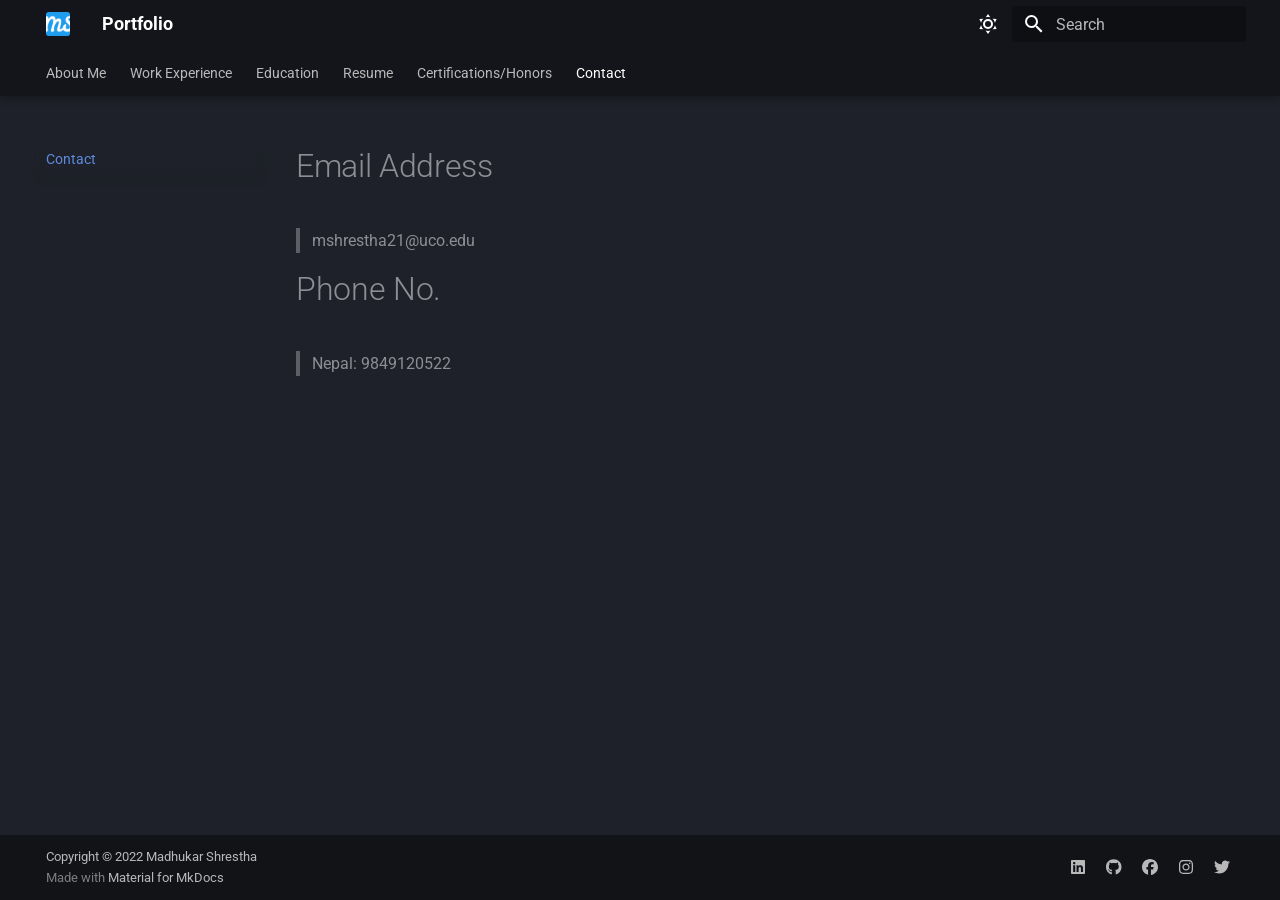
<file: contact/index.html>
<!doctype html>
<html lang="en" class="no-js">
  <head>
    
      <meta charset="utf-8">
      <meta name="viewport" content="width=device-width,initial-scale=1">
      
        <meta name="description" content="Software Engineer | CS Student">
      
      
        <meta name="author" content="Madhukar Shrestha">
      
      
      
        <link rel="prev" href="../certification/">
      
      
      
      <link rel="icon" href="../assets/images/favicon.png">
      <meta name="generator" content="mkdocs-1.5.3, mkdocs-material-9.5.13">
    
    
      
        <title>Contact - Portfolio</title>
      
    
    
      <link rel="stylesheet" href="../assets/stylesheets/main.7e359304.min.css">
      
        
        <link rel="stylesheet" href="../assets/stylesheets/palette.06af60db.min.css">
      
      


    
    
      
    
    
      
        
        
        <link rel="preconnect" href="https://fonts.gstatic.com" crossorigin>
        <link rel="stylesheet" href="https://fonts.googleapis.com/css?family=Roboto:300,300i,400,400i,700,700i%7CRoboto+Mono:400,400i,700,700i&display=fallback">
        <style>:root{--md-text-font:"Roboto";--md-code-font:"Roboto Mono"}</style>
      
    
    
    <script>__md_scope=new URL("..",location),__md_hash=e=>[...e].reduce((e,_)=>(e<<5)-e+_.charCodeAt(0),0),__md_get=(e,_=localStorage,t=__md_scope)=>JSON.parse(_.getItem(t.pathname+"."+e)),__md_set=(e,_,t=localStorage,a=__md_scope)=>{try{t.setItem(a.pathname+"."+e,JSON.stringify(_))}catch(e){}}</script>
    
      

    
    
    
  </head>
  
  
    
    
      
    
    
    
    
    <body dir="ltr" data-md-color-scheme="slate" data-md-color-primary="black" data-md-color-accent="green">
  
    
    <input class="md-toggle" data-md-toggle="drawer" type="checkbox" id="__drawer" autocomplete="off">
    <input class="md-toggle" data-md-toggle="search" type="checkbox" id="__search" autocomplete="off">
    <label class="md-overlay" for="__drawer"></label>
    <div data-md-component="skip">
      
        
        <a href="#email-address" class="md-skip">
          Skip to content
        </a>
      
    </div>
    <div data-md-component="announce">
      
    </div>
    
    
      

  

<header class="md-header md-header--shadow md-header--lifted" data-md-component="header">
  <nav class="md-header__inner md-grid" aria-label="Header">
    <a href=".." title="Portfolio" class="md-header__button md-logo" aria-label="Portfolio" data-md-component="logo">
      
  <img src="../assets/images/favicon.png" alt="logo">

    </a>
    <label class="md-header__button md-icon" for="__drawer">
      
      <svg xmlns="http://www.w3.org/2000/svg" viewBox="0 0 24 24"><path d="M3 6h18v2H3V6m0 5h18v2H3v-2m0 5h18v2H3v-2Z"/></svg>
    </label>
    <div class="md-header__title" data-md-component="header-title">
      <div class="md-header__ellipsis">
        <div class="md-header__topic">
          <span class="md-ellipsis">
            Portfolio
          </span>
        </div>
        <div class="md-header__topic" data-md-component="header-topic">
          <span class="md-ellipsis">
            
              Contact
            
          </span>
        </div>
      </div>
    </div>
    
      
        <form class="md-header__option" data-md-component="palette">
  
    
    
    
    <input class="md-option" data-md-color-media="" data-md-color-scheme="slate" data-md-color-primary="black" data-md-color-accent="green"  aria-label="Switch to light mode"  type="radio" name="__palette" id="__palette_0">
    
      <label class="md-header__button md-icon" title="Switch to light mode" for="__palette_1" hidden>
        <svg xmlns="http://www.w3.org/2000/svg" viewBox="0 0 24 24"><path d="M12 7a5 5 0 0 1 5 5 5 5 0 0 1-5 5 5 5 0 0 1-5-5 5 5 0 0 1 5-5m0 2a3 3 0 0 0-3 3 3 3 0 0 0 3 3 3 3 0 0 0 3-3 3 3 0 0 0-3-3m0-7 2.39 3.42C13.65 5.15 12.84 5 12 5c-.84 0-1.65.15-2.39.42L12 2M3.34 7l4.16-.35A7.2 7.2 0 0 0 5.94 8.5c-.44.74-.69 1.5-.83 2.29L3.34 7m.02 10 1.76-3.77a7.131 7.131 0 0 0 2.38 4.14L3.36 17M20.65 7l-1.77 3.79a7.023 7.023 0 0 0-2.38-4.15l4.15.36m-.01 10-4.14.36c.59-.51 1.12-1.14 1.54-1.86.42-.73.69-1.5.83-2.29L20.64 17M12 22l-2.41-3.44c.74.27 1.55.44 2.41.44.82 0 1.63-.17 2.37-.44L12 22Z"/></svg>
      </label>
    
  
    
    
    
    <input class="md-option" data-md-color-media="" data-md-color-scheme="default" data-md-color-primary="white" data-md-color-accent="green"  aria-label="Switch to dark mode"  type="radio" name="__palette" id="__palette_1">
    
      <label class="md-header__button md-icon" title="Switch to dark mode" for="__palette_0" hidden>
        <svg xmlns="http://www.w3.org/2000/svg" viewBox="0 0 24 24"><path d="m17.75 4.09-2.53 1.94.91 3.06-2.63-1.81-2.63 1.81.91-3.06-2.53-1.94L12.44 4l1.06-3 1.06 3 3.19.09m3.5 6.91-1.64 1.25.59 1.98-1.7-1.17-1.7 1.17.59-1.98L15.75 11l2.06-.05L18.5 9l.69 1.95 2.06.05m-2.28 4.95c.83-.08 1.72 1.1 1.19 1.85-.32.45-.66.87-1.08 1.27C15.17 23 8.84 23 4.94 19.07c-3.91-3.9-3.91-10.24 0-14.14.4-.4.82-.76 1.27-1.08.75-.53 1.93.36 1.85 1.19-.27 2.86.69 5.83 2.89 8.02a9.96 9.96 0 0 0 8.02 2.89m-1.64 2.02a12.08 12.08 0 0 1-7.8-3.47c-2.17-2.19-3.33-5-3.49-7.82-2.81 3.14-2.7 7.96.31 10.98 3.02 3.01 7.84 3.12 10.98.31Z"/></svg>
      </label>
    
  
</form>
      
    
    
      <script>var media,input,key,value,palette=__md_get("__palette");if(palette&&palette.color){"(prefers-color-scheme)"===palette.color.media&&(media=matchMedia("(prefers-color-scheme: light)"),input=document.querySelector(media.matches?"[data-md-color-media='(prefers-color-scheme: light)']":"[data-md-color-media='(prefers-color-scheme: dark)']"),palette.color.media=input.getAttribute("data-md-color-media"),palette.color.scheme=input.getAttribute("data-md-color-scheme"),palette.color.primary=input.getAttribute("data-md-color-primary"),palette.color.accent=input.getAttribute("data-md-color-accent"));for([key,value]of Object.entries(palette.color))document.body.setAttribute("data-md-color-"+key,value)}</script>
    
    
    
      <label class="md-header__button md-icon" for="__search">
        
        <svg xmlns="http://www.w3.org/2000/svg" viewBox="0 0 24 24"><path d="M9.5 3A6.5 6.5 0 0 1 16 9.5c0 1.61-.59 3.09-1.56 4.23l.27.27h.79l5 5-1.5 1.5-5-5v-.79l-.27-.27A6.516 6.516 0 0 1 9.5 16 6.5 6.5 0 0 1 3 9.5 6.5 6.5 0 0 1 9.5 3m0 2C7 5 5 7 5 9.5S7 14 9.5 14 14 12 14 9.5 12 5 9.5 5Z"/></svg>
      </label>
      <div class="md-search" data-md-component="search" role="dialog">
  <label class="md-search__overlay" for="__search"></label>
  <div class="md-search__inner" role="search">
    <form class="md-search__form" name="search">
      <input type="text" class="md-search__input" name="query" aria-label="Search" placeholder="Search" autocapitalize="off" autocorrect="off" autocomplete="off" spellcheck="false" data-md-component="search-query" required>
      <label class="md-search__icon md-icon" for="__search">
        
        <svg xmlns="http://www.w3.org/2000/svg" viewBox="0 0 24 24"><path d="M9.5 3A6.5 6.5 0 0 1 16 9.5c0 1.61-.59 3.09-1.56 4.23l.27.27h.79l5 5-1.5 1.5-5-5v-.79l-.27-.27A6.516 6.516 0 0 1 9.5 16 6.5 6.5 0 0 1 3 9.5 6.5 6.5 0 0 1 9.5 3m0 2C7 5 5 7 5 9.5S7 14 9.5 14 14 12 14 9.5 12 5 9.5 5Z"/></svg>
        
        <svg xmlns="http://www.w3.org/2000/svg" viewBox="0 0 24 24"><path d="M20 11v2H8l5.5 5.5-1.42 1.42L4.16 12l7.92-7.92L13.5 5.5 8 11h12Z"/></svg>
      </label>
      <nav class="md-search__options" aria-label="Search">
        
        <button type="reset" class="md-search__icon md-icon" title="Clear" aria-label="Clear" tabindex="-1">
          
          <svg xmlns="http://www.w3.org/2000/svg" viewBox="0 0 24 24"><path d="M19 6.41 17.59 5 12 10.59 6.41 5 5 6.41 10.59 12 5 17.59 6.41 19 12 13.41 17.59 19 19 17.59 13.41 12 19 6.41Z"/></svg>
        </button>
      </nav>
      
    </form>
    <div class="md-search__output">
      <div class="md-search__scrollwrap" data-md-scrollfix>
        <div class="md-search-result" data-md-component="search-result">
          <div class="md-search-result__meta">
            Initializing search
          </div>
          <ol class="md-search-result__list" role="presentation"></ol>
        </div>
      </div>
    </div>
  </div>
</div>
    
    
  </nav>
  
    
      
<nav class="md-tabs" aria-label="Tabs" data-md-component="tabs">
  <div class="md-grid">
    <ul class="md-tabs__list">
      
        
  
  
  
    <li class="md-tabs__item">
      <a href=".." class="md-tabs__link">
        
  
    
  
  About Me

      </a>
    </li>
  

      
        
  
  
  
    <li class="md-tabs__item">
      <a href="../work_exp/" class="md-tabs__link">
        
  
    
  
  Work Experience

      </a>
    </li>
  

      
        
  
  
  
    <li class="md-tabs__item">
      <a href="../edu_details/" class="md-tabs__link">
        
  
    
  
  Education

      </a>
    </li>
  

      
        
  
  
  
    <li class="md-tabs__item">
      <a href="../cv/" class="md-tabs__link">
        
  
    
  
  Resume

      </a>
    </li>
  

      
        
  
  
  
    <li class="md-tabs__item">
      <a href="../certification/" class="md-tabs__link">
        
  
    
  
  Certifications/Honors

      </a>
    </li>
  

      
        
  
  
    
  
  
    <li class="md-tabs__item md-tabs__item--active">
      <a href="./" class="md-tabs__link">
        
  
    
  
  Contact

      </a>
    </li>
  

      
    </ul>
  </div>
</nav>
    
  
</header>
    
    <div class="md-container" data-md-component="container">
      
      
        
      
      <main class="md-main" data-md-component="main">
        <div class="md-main__inner md-grid">
          
            
              
              <div class="md-sidebar md-sidebar--primary" data-md-component="sidebar" data-md-type="navigation" >
                <div class="md-sidebar__scrollwrap">
                  <div class="md-sidebar__inner">
                    


  


  

<nav class="md-nav md-nav--primary md-nav--lifted md-nav--integrated" aria-label="Navigation" data-md-level="0">
  <label class="md-nav__title" for="__drawer">
    <a href=".." title="Portfolio" class="md-nav__button md-logo" aria-label="Portfolio" data-md-component="logo">
      
  <img src="../assets/images/favicon.png" alt="logo">

    </a>
    Portfolio
  </label>
  
  <ul class="md-nav__list" data-md-scrollfix>
    
      
      
  
  
  
  
    <li class="md-nav__item">
      <a href=".." class="md-nav__link">
        
  
  <span class="md-ellipsis">
    About Me
  </span>
  

      </a>
    </li>
  

    
      
      
  
  
  
  
    <li class="md-nav__item">
      <a href="../work_exp/" class="md-nav__link">
        
  
  <span class="md-ellipsis">
    Work Experience
  </span>
  

      </a>
    </li>
  

    
      
      
  
  
  
  
    <li class="md-nav__item">
      <a href="../edu_details/" class="md-nav__link">
        
  
  <span class="md-ellipsis">
    Education
  </span>
  

      </a>
    </li>
  

    
      
      
  
  
  
  
    <li class="md-nav__item">
      <a href="../cv/" class="md-nav__link">
        
  
  <span class="md-ellipsis">
    Resume
  </span>
  

      </a>
    </li>
  

    
      
      
  
  
  
  
    <li class="md-nav__item">
      <a href="../certification/" class="md-nav__link">
        
  
  <span class="md-ellipsis">
    Certifications/Honors
  </span>
  

      </a>
    </li>
  

    
      
      
  
  
    
  
  
  
    <li class="md-nav__item md-nav__item--active">
      
      <input class="md-nav__toggle md-toggle" type="checkbox" id="__toc">
      
      
        
      
      
      <a href="./" class="md-nav__link md-nav__link--active">
        
  
  <span class="md-ellipsis">
    Contact
  </span>
  

      </a>
      
    </li>
  

    
  </ul>
</nav>
                  </div>
                </div>
              </div>
            
            
          
          
            <div class="md-content" data-md-component="content">
              <article class="md-content__inner md-typeset">
                
                  


<h1 id="email-address">Email Address<a class="headerlink" href="#email-address" title="Permanent link">&para;</a></h1>
<blockquote>
<p>mshrestha21@uco.edu</p>
</blockquote>
<h1 id="phone-no">Phone No.<a class="headerlink" href="#phone-no" title="Permanent link">&para;</a></h1>
<blockquote>
<p>Nepal: 9849120522</p>
</blockquote>












                
              </article>
            </div>
          
          
<script>var target=document.getElementById(location.hash.slice(1));target&&target.name&&(target.checked=target.name.startsWith("__tabbed_"))</script>
        </div>
        
          <button type="button" class="md-top md-icon" data-md-component="top" hidden>
  
  <svg xmlns="http://www.w3.org/2000/svg" viewBox="0 0 24 24"><path d="M13 20h-2V8l-5.5 5.5-1.42-1.42L12 4.16l7.92 7.92-1.42 1.42L13 8v12Z"/></svg>
  Back to top
</button>
        
      </main>
      
        <footer class="md-footer">
  
  <div class="md-footer-meta md-typeset">
    <div class="md-footer-meta__inner md-grid">
      <div class="md-copyright">
  
    <div class="md-copyright__highlight">
      Copyright &copy; 2022 <a href="https://www.linkedin.com/in/sthamadhukar/">Madhukar Shrestha</a>
    </div>
  
  
    Made with
    <a href="https://squidfunk.github.io/mkdocs-material/" target="_blank" rel="noopener">
      Material for MkDocs
    </a>
  
</div>
      
        <div class="md-social">
  
    
    
    
    
      
      
    
    <a href="https://www.linkedin.com/in/sthamadhukar/" target="_blank" rel="noopener" title="www.linkedin.com" class="md-social__link">
      <svg xmlns="http://www.w3.org/2000/svg" viewBox="0 0 448 512"><!--! Font Awesome Free 6.5.1 by @fontawesome - https://fontawesome.com License - https://fontawesome.com/license/free (Icons: CC BY 4.0, Fonts: SIL OFL 1.1, Code: MIT License) Copyright 2023 Fonticons, Inc.--><path d="M416 32H31.9C14.3 32 0 46.5 0 64.3v383.4C0 465.5 14.3 480 31.9 480H416c17.6 0 32-14.5 32-32.3V64.3c0-17.8-14.4-32.3-32-32.3zM135.4 416H69V202.2h66.5V416zm-33.2-243c-21.3 0-38.5-17.3-38.5-38.5S80.9 96 102.2 96c21.2 0 38.5 17.3 38.5 38.5 0 21.3-17.2 38.5-38.5 38.5zm282.1 243h-66.4V312c0-24.8-.5-56.7-34.5-56.7-34.6 0-39.9 27-39.9 54.9V416h-66.4V202.2h63.7v29.2h.9c8.9-16.8 30.6-34.5 62.9-34.5 67.2 0 79.7 44.3 79.7 101.9V416z"/></svg>
    </a>
  
    
    
    
    
      
      
    
    <a href="https://github.com/sthamadhukar" target="_blank" rel="noopener" title="github.com" class="md-social__link">
      <svg xmlns="http://www.w3.org/2000/svg" viewBox="0 0 496 512"><!--! Font Awesome Free 6.5.1 by @fontawesome - https://fontawesome.com License - https://fontawesome.com/license/free (Icons: CC BY 4.0, Fonts: SIL OFL 1.1, Code: MIT License) Copyright 2023 Fonticons, Inc.--><path d="M165.9 397.4c0 2-2.3 3.6-5.2 3.6-3.3.3-5.6-1.3-5.6-3.6 0-2 2.3-3.6 5.2-3.6 3-.3 5.6 1.3 5.6 3.6zm-31.1-4.5c-.7 2 1.3 4.3 4.3 4.9 2.6 1 5.6 0 6.2-2s-1.3-4.3-4.3-5.2c-2.6-.7-5.5.3-6.2 2.3zm44.2-1.7c-2.9.7-4.9 2.6-4.6 4.9.3 2 2.9 3.3 5.9 2.6 2.9-.7 4.9-2.6 4.6-4.6-.3-1.9-3-3.2-5.9-2.9zM244.8 8C106.1 8 0 113.3 0 252c0 110.9 69.8 205.8 169.5 239.2 12.8 2.3 17.3-5.6 17.3-12.1 0-6.2-.3-40.4-.3-61.4 0 0-70 15-84.7-29.8 0 0-11.4-29.1-27.8-36.6 0 0-22.9-15.7 1.6-15.4 0 0 24.9 2 38.6 25.8 21.9 38.6 58.6 27.5 72.9 20.9 2.3-16 8.8-27.1 16-33.7-55.9-6.2-112.3-14.3-112.3-110.5 0-27.5 7.6-41.3 23.6-58.9-2.6-6.5-11.1-33.3 2.6-67.9 20.9-6.5 69 27 69 27 20-5.6 41.5-8.5 62.8-8.5s42.8 2.9 62.8 8.5c0 0 48.1-33.6 69-27 13.7 34.7 5.2 61.4 2.6 67.9 16 17.7 25.8 31.5 25.8 58.9 0 96.5-58.9 104.2-114.8 110.5 9.2 7.9 17 22.9 17 46.4 0 33.7-.3 75.4-.3 83.6 0 6.5 4.6 14.4 17.3 12.1C428.2 457.8 496 362.9 496 252 496 113.3 383.5 8 244.8 8zM97.2 352.9c-1.3 1-1 3.3.7 5.2 1.6 1.6 3.9 2.3 5.2 1 1.3-1 1-3.3-.7-5.2-1.6-1.6-3.9-2.3-5.2-1zm-10.8-8.1c-.7 1.3.3 2.9 2.3 3.9 1.6 1 3.6.7 4.3-.7.7-1.3-.3-2.9-2.3-3.9-2-.6-3.6-.3-4.3.7zm32.4 35.6c-1.6 1.3-1 4.3 1.3 6.2 2.3 2.3 5.2 2.6 6.5 1 1.3-1.3.7-4.3-1.3-6.2-2.2-2.3-5.2-2.6-6.5-1zm-11.4-14.7c-1.6 1-1.6 3.6 0 5.9 1.6 2.3 4.3 3.3 5.6 2.3 1.6-1.3 1.6-3.9 0-6.2-1.4-2.3-4-3.3-5.6-2z"/></svg>
    </a>
  
    
    
    
    
      
      
    
    <a href="https://www.facebook.com/sthamadboy/" target="_blank" rel="noopener" title="www.facebook.com" class="md-social__link">
      <svg xmlns="http://www.w3.org/2000/svg" viewBox="0 0 512 512"><!--! Font Awesome Free 6.5.1 by @fontawesome - https://fontawesome.com License - https://fontawesome.com/license/free (Icons: CC BY 4.0, Fonts: SIL OFL 1.1, Code: MIT License) Copyright 2023 Fonticons, Inc.--><path d="M512 256C512 114.6 397.4 0 256 0S0 114.6 0 256c0 120 82.7 220.8 194.2 248.5V334.2h-52.8V256h52.8v-33.7c0-87.1 39.4-127.5 125-127.5 16.2 0 44.2 3.2 55.7 6.4V172c-6-.6-16.5-1-29.6-1-42 0-58.2 15.9-58.2 57.2V256h83.6l-14.4 78.2H287v175.9C413.8 494.8 512 386.9 512 256z"/></svg>
    </a>
  
    
    
    
    
      
      
    
    <a href="https://www.instagram.com/sthamadhukar/" target="_blank" rel="noopener" title="www.instagram.com" class="md-social__link">
      <svg xmlns="http://www.w3.org/2000/svg" viewBox="0 0 448 512"><!--! Font Awesome Free 6.5.1 by @fontawesome - https://fontawesome.com License - https://fontawesome.com/license/free (Icons: CC BY 4.0, Fonts: SIL OFL 1.1, Code: MIT License) Copyright 2023 Fonticons, Inc.--><path d="M224.1 141c-63.6 0-114.9 51.3-114.9 114.9s51.3 114.9 114.9 114.9S339 319.5 339 255.9 287.7 141 224.1 141zm0 189.6c-41.1 0-74.7-33.5-74.7-74.7s33.5-74.7 74.7-74.7 74.7 33.5 74.7 74.7-33.6 74.7-74.7 74.7zm146.4-194.3c0 14.9-12 26.8-26.8 26.8-14.9 0-26.8-12-26.8-26.8s12-26.8 26.8-26.8 26.8 12 26.8 26.8zm76.1 27.2c-1.7-35.9-9.9-67.7-36.2-93.9-26.2-26.2-58-34.4-93.9-36.2-37-2.1-147.9-2.1-184.9 0-35.8 1.7-67.6 9.9-93.9 36.1s-34.4 58-36.2 93.9c-2.1 37-2.1 147.9 0 184.9 1.7 35.9 9.9 67.7 36.2 93.9s58 34.4 93.9 36.2c37 2.1 147.9 2.1 184.9 0 35.9-1.7 67.7-9.9 93.9-36.2 26.2-26.2 34.4-58 36.2-93.9 2.1-37 2.1-147.8 0-184.8zM398.8 388c-7.8 19.6-22.9 34.7-42.6 42.6-29.5 11.7-99.5 9-132.1 9s-102.7 2.6-132.1-9c-19.6-7.8-34.7-22.9-42.6-42.6-11.7-29.5-9-99.5-9-132.1s-2.6-102.7 9-132.1c7.8-19.6 22.9-34.7 42.6-42.6 29.5-11.7 99.5-9 132.1-9s102.7-2.6 132.1 9c19.6 7.8 34.7 22.9 42.6 42.6 11.7 29.5 9 99.5 9 132.1s2.7 102.7-9 132.1z"/></svg>
    </a>
  
    
    
    
    
    <a href="#" target="_blank" rel="noopener" title="" class="md-social__link">
      <svg xmlns="http://www.w3.org/2000/svg" viewBox="0 0 512 512"><!--! Font Awesome Free 6.5.1 by @fontawesome - https://fontawesome.com License - https://fontawesome.com/license/free (Icons: CC BY 4.0, Fonts: SIL OFL 1.1, Code: MIT License) Copyright 2023 Fonticons, Inc.--><path d="M459.37 151.716c.325 4.548.325 9.097.325 13.645 0 138.72-105.583 298.558-298.558 298.558-59.452 0-114.68-17.219-161.137-47.106 8.447.974 16.568 1.299 25.34 1.299 49.055 0 94.213-16.568 130.274-44.832-46.132-.975-84.792-31.188-98.112-72.772 6.498.974 12.995 1.624 19.818 1.624 9.421 0 18.843-1.3 27.614-3.573-48.081-9.747-84.143-51.98-84.143-102.985v-1.299c13.969 7.797 30.214 12.67 47.431 13.319-28.264-18.843-46.781-51.005-46.781-87.391 0-19.492 5.197-37.36 14.294-52.954 51.655 63.675 129.3 105.258 216.365 109.807-1.624-7.797-2.599-15.918-2.599-24.04 0-57.828 46.782-104.934 104.934-104.934 30.213 0 57.502 12.67 76.67 33.137 23.715-4.548 46.456-13.32 66.599-25.34-7.798 24.366-24.366 44.833-46.132 57.827 21.117-2.273 41.584-8.122 60.426-16.243-14.292 20.791-32.161 39.308-52.628 54.253z"/></svg>
    </a>
  
</div>
      
    </div>
  </div>
</footer>
      
    </div>
    <div class="md-dialog" data-md-component="dialog">
      <div class="md-dialog__inner md-typeset"></div>
    </div>
    
    
    <script id="__config" type="application/json">{"base": "..", "features": ["navigation.top", "navigation.tabs", "navigation.tabs.sticky", "toc.integrate"], "search": "../assets/javascripts/workers/search.b8dbb3d2.min.js", "translations": {"clipboard.copied": "Copied to clipboard", "clipboard.copy": "Copy to clipboard", "search.result.more.one": "1 more on this page", "search.result.more.other": "# more on this page", "search.result.none": "No matching documents", "search.result.one": "1 matching document", "search.result.other": "# matching documents", "search.result.placeholder": "Type to start searching", "search.result.term.missing": "Missing", "select.version": "Select version"}}</script>
    
    
      <script src="../assets/javascripts/bundle.c8d2eff1.min.js"></script>
      
    
  </body>
</html>
</file>
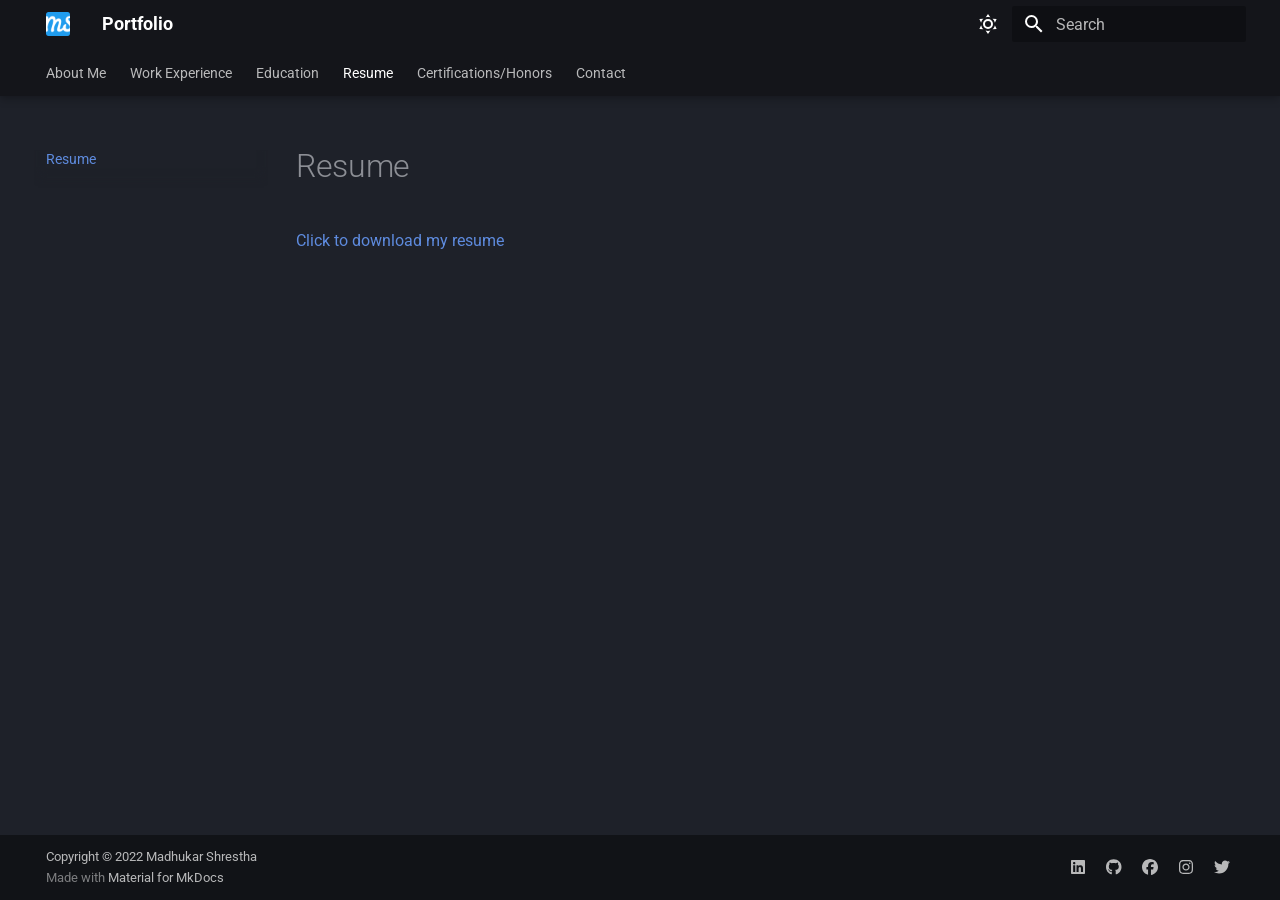
<file: cv/index.html>
<!doctype html>
<html lang="en" class="no-js">
  <head>
    
      <meta charset="utf-8">
      <meta name="viewport" content="width=device-width,initial-scale=1">
      
        <meta name="description" content="Software Engineer | CS Student">
      
      
        <meta name="author" content="Madhukar Shrestha">
      
      
      
        <link rel="prev" href="../edu_details/">
      
      
        <link rel="next" href="../certification/">
      
      
      <link rel="icon" href="../assets/images/favicon.png">
      <meta name="generator" content="mkdocs-1.5.3, mkdocs-material-9.5.13">
    
    
      
        <title>Resume - Portfolio</title>
      
    
    
      <link rel="stylesheet" href="../assets/stylesheets/main.7e359304.min.css">
      
        
        <link rel="stylesheet" href="../assets/stylesheets/palette.06af60db.min.css">
      
      


    
    
      
    
    
      
        
        
        <link rel="preconnect" href="https://fonts.gstatic.com" crossorigin>
        <link rel="stylesheet" href="https://fonts.googleapis.com/css?family=Roboto:300,300i,400,400i,700,700i%7CRoboto+Mono:400,400i,700,700i&display=fallback">
        <style>:root{--md-text-font:"Roboto";--md-code-font:"Roboto Mono"}</style>
      
    
    
    <script>__md_scope=new URL("..",location),__md_hash=e=>[...e].reduce((e,_)=>(e<<5)-e+_.charCodeAt(0),0),__md_get=(e,_=localStorage,t=__md_scope)=>JSON.parse(_.getItem(t.pathname+"."+e)),__md_set=(e,_,t=localStorage,a=__md_scope)=>{try{t.setItem(a.pathname+"."+e,JSON.stringify(_))}catch(e){}}</script>
    
      

    
    
    
  </head>
  
  
    
    
      
    
    
    
    
    <body dir="ltr" data-md-color-scheme="slate" data-md-color-primary="black" data-md-color-accent="green">
  
    
    <input class="md-toggle" data-md-toggle="drawer" type="checkbox" id="__drawer" autocomplete="off">
    <input class="md-toggle" data-md-toggle="search" type="checkbox" id="__search" autocomplete="off">
    <label class="md-overlay" for="__drawer"></label>
    <div data-md-component="skip">
      
    </div>
    <div data-md-component="announce">
      
    </div>
    
    
      

  

<header class="md-header md-header--shadow md-header--lifted" data-md-component="header">
  <nav class="md-header__inner md-grid" aria-label="Header">
    <a href=".." title="Portfolio" class="md-header__button md-logo" aria-label="Portfolio" data-md-component="logo">
      
  <img src="../assets/images/favicon.png" alt="logo">

    </a>
    <label class="md-header__button md-icon" for="__drawer">
      
      <svg xmlns="http://www.w3.org/2000/svg" viewBox="0 0 24 24"><path d="M3 6h18v2H3V6m0 5h18v2H3v-2m0 5h18v2H3v-2Z"/></svg>
    </label>
    <div class="md-header__title" data-md-component="header-title">
      <div class="md-header__ellipsis">
        <div class="md-header__topic">
          <span class="md-ellipsis">
            Portfolio
          </span>
        </div>
        <div class="md-header__topic" data-md-component="header-topic">
          <span class="md-ellipsis">
            
              Resume
            
          </span>
        </div>
      </div>
    </div>
    
      
        <form class="md-header__option" data-md-component="palette">
  
    
    
    
    <input class="md-option" data-md-color-media="" data-md-color-scheme="slate" data-md-color-primary="black" data-md-color-accent="green"  aria-label="Switch to light mode"  type="radio" name="__palette" id="__palette_0">
    
      <label class="md-header__button md-icon" title="Switch to light mode" for="__palette_1" hidden>
        <svg xmlns="http://www.w3.org/2000/svg" viewBox="0 0 24 24"><path d="M12 7a5 5 0 0 1 5 5 5 5 0 0 1-5 5 5 5 0 0 1-5-5 5 5 0 0 1 5-5m0 2a3 3 0 0 0-3 3 3 3 0 0 0 3 3 3 3 0 0 0 3-3 3 3 0 0 0-3-3m0-7 2.39 3.42C13.65 5.15 12.84 5 12 5c-.84 0-1.65.15-2.39.42L12 2M3.34 7l4.16-.35A7.2 7.2 0 0 0 5.94 8.5c-.44.74-.69 1.5-.83 2.29L3.34 7m.02 10 1.76-3.77a7.131 7.131 0 0 0 2.38 4.14L3.36 17M20.65 7l-1.77 3.79a7.023 7.023 0 0 0-2.38-4.15l4.15.36m-.01 10-4.14.36c.59-.51 1.12-1.14 1.54-1.86.42-.73.69-1.5.83-2.29L20.64 17M12 22l-2.41-3.44c.74.27 1.55.44 2.41.44.82 0 1.63-.17 2.37-.44L12 22Z"/></svg>
      </label>
    
  
    
    
    
    <input class="md-option" data-md-color-media="" data-md-color-scheme="default" data-md-color-primary="white" data-md-color-accent="green"  aria-label="Switch to dark mode"  type="radio" name="__palette" id="__palette_1">
    
      <label class="md-header__button md-icon" title="Switch to dark mode" for="__palette_0" hidden>
        <svg xmlns="http://www.w3.org/2000/svg" viewBox="0 0 24 24"><path d="m17.75 4.09-2.53 1.94.91 3.06-2.63-1.81-2.63 1.81.91-3.06-2.53-1.94L12.44 4l1.06-3 1.06 3 3.19.09m3.5 6.91-1.64 1.25.59 1.98-1.7-1.17-1.7 1.17.59-1.98L15.75 11l2.06-.05L18.5 9l.69 1.95 2.06.05m-2.28 4.95c.83-.08 1.72 1.1 1.19 1.85-.32.45-.66.87-1.08 1.27C15.17 23 8.84 23 4.94 19.07c-3.91-3.9-3.91-10.24 0-14.14.4-.4.82-.76 1.27-1.08.75-.53 1.93.36 1.85 1.19-.27 2.86.69 5.83 2.89 8.02a9.96 9.96 0 0 0 8.02 2.89m-1.64 2.02a12.08 12.08 0 0 1-7.8-3.47c-2.17-2.19-3.33-5-3.49-7.82-2.81 3.14-2.7 7.96.31 10.98 3.02 3.01 7.84 3.12 10.98.31Z"/></svg>
      </label>
    
  
</form>
      
    
    
      <script>var media,input,key,value,palette=__md_get("__palette");if(palette&&palette.color){"(prefers-color-scheme)"===palette.color.media&&(media=matchMedia("(prefers-color-scheme: light)"),input=document.querySelector(media.matches?"[data-md-color-media='(prefers-color-scheme: light)']":"[data-md-color-media='(prefers-color-scheme: dark)']"),palette.color.media=input.getAttribute("data-md-color-media"),palette.color.scheme=input.getAttribute("data-md-color-scheme"),palette.color.primary=input.getAttribute("data-md-color-primary"),palette.color.accent=input.getAttribute("data-md-color-accent"));for([key,value]of Object.entries(palette.color))document.body.setAttribute("data-md-color-"+key,value)}</script>
    
    
    
      <label class="md-header__button md-icon" for="__search">
        
        <svg xmlns="http://www.w3.org/2000/svg" viewBox="0 0 24 24"><path d="M9.5 3A6.5 6.5 0 0 1 16 9.5c0 1.61-.59 3.09-1.56 4.23l.27.27h.79l5 5-1.5 1.5-5-5v-.79l-.27-.27A6.516 6.516 0 0 1 9.5 16 6.5 6.5 0 0 1 3 9.5 6.5 6.5 0 0 1 9.5 3m0 2C7 5 5 7 5 9.5S7 14 9.5 14 14 12 14 9.5 12 5 9.5 5Z"/></svg>
      </label>
      <div class="md-search" data-md-component="search" role="dialog">
  <label class="md-search__overlay" for="__search"></label>
  <div class="md-search__inner" role="search">
    <form class="md-search__form" name="search">
      <input type="text" class="md-search__input" name="query" aria-label="Search" placeholder="Search" autocapitalize="off" autocorrect="off" autocomplete="off" spellcheck="false" data-md-component="search-query" required>
      <label class="md-search__icon md-icon" for="__search">
        
        <svg xmlns="http://www.w3.org/2000/svg" viewBox="0 0 24 24"><path d="M9.5 3A6.5 6.5 0 0 1 16 9.5c0 1.61-.59 3.09-1.56 4.23l.27.27h.79l5 5-1.5 1.5-5-5v-.79l-.27-.27A6.516 6.516 0 0 1 9.5 16 6.5 6.5 0 0 1 3 9.5 6.5 6.5 0 0 1 9.5 3m0 2C7 5 5 7 5 9.5S7 14 9.5 14 14 12 14 9.5 12 5 9.5 5Z"/></svg>
        
        <svg xmlns="http://www.w3.org/2000/svg" viewBox="0 0 24 24"><path d="M20 11v2H8l5.5 5.5-1.42 1.42L4.16 12l7.92-7.92L13.5 5.5 8 11h12Z"/></svg>
      </label>
      <nav class="md-search__options" aria-label="Search">
        
        <button type="reset" class="md-search__icon md-icon" title="Clear" aria-label="Clear" tabindex="-1">
          
          <svg xmlns="http://www.w3.org/2000/svg" viewBox="0 0 24 24"><path d="M19 6.41 17.59 5 12 10.59 6.41 5 5 6.41 10.59 12 5 17.59 6.41 19 12 13.41 17.59 19 19 17.59 13.41 12 19 6.41Z"/></svg>
        </button>
      </nav>
      
    </form>
    <div class="md-search__output">
      <div class="md-search__scrollwrap" data-md-scrollfix>
        <div class="md-search-result" data-md-component="search-result">
          <div class="md-search-result__meta">
            Initializing search
          </div>
          <ol class="md-search-result__list" role="presentation"></ol>
        </div>
      </div>
    </div>
  </div>
</div>
    
    
  </nav>
  
    
      
<nav class="md-tabs" aria-label="Tabs" data-md-component="tabs">
  <div class="md-grid">
    <ul class="md-tabs__list">
      
        
  
  
  
    <li class="md-tabs__item">
      <a href=".." class="md-tabs__link">
        
  
    
  
  About Me

      </a>
    </li>
  

      
        
  
  
  
    <li class="md-tabs__item">
      <a href="../work_exp/" class="md-tabs__link">
        
  
    
  
  Work Experience

      </a>
    </li>
  

      
        
  
  
  
    <li class="md-tabs__item">
      <a href="../edu_details/" class="md-tabs__link">
        
  
    
  
  Education

      </a>
    </li>
  

      
        
  
  
    
  
  
    <li class="md-tabs__item md-tabs__item--active">
      <a href="./" class="md-tabs__link">
        
  
    
  
  Resume

      </a>
    </li>
  

      
        
  
  
  
    <li class="md-tabs__item">
      <a href="../certification/" class="md-tabs__link">
        
  
    
  
  Certifications/Honors

      </a>
    </li>
  

      
        
  
  
  
    <li class="md-tabs__item">
      <a href="../contact/" class="md-tabs__link">
        
  
    
  
  Contact

      </a>
    </li>
  

      
    </ul>
  </div>
</nav>
    
  
</header>
    
    <div class="md-container" data-md-component="container">
      
      
        
      
      <main class="md-main" data-md-component="main">
        <div class="md-main__inner md-grid">
          
            
              
              <div class="md-sidebar md-sidebar--primary" data-md-component="sidebar" data-md-type="navigation" >
                <div class="md-sidebar__scrollwrap">
                  <div class="md-sidebar__inner">
                    


  


  

<nav class="md-nav md-nav--primary md-nav--lifted md-nav--integrated" aria-label="Navigation" data-md-level="0">
  <label class="md-nav__title" for="__drawer">
    <a href=".." title="Portfolio" class="md-nav__button md-logo" aria-label="Portfolio" data-md-component="logo">
      
  <img src="../assets/images/favicon.png" alt="logo">

    </a>
    Portfolio
  </label>
  
  <ul class="md-nav__list" data-md-scrollfix>
    
      
      
  
  
  
  
    <li class="md-nav__item">
      <a href=".." class="md-nav__link">
        
  
  <span class="md-ellipsis">
    About Me
  </span>
  

      </a>
    </li>
  

    
      
      
  
  
  
  
    <li class="md-nav__item">
      <a href="../work_exp/" class="md-nav__link">
        
  
  <span class="md-ellipsis">
    Work Experience
  </span>
  

      </a>
    </li>
  

    
      
      
  
  
  
  
    <li class="md-nav__item">
      <a href="../edu_details/" class="md-nav__link">
        
  
  <span class="md-ellipsis">
    Education
  </span>
  

      </a>
    </li>
  

    
      
      
  
  
    
  
  
  
    <li class="md-nav__item md-nav__item--active">
      
      <input class="md-nav__toggle md-toggle" type="checkbox" id="__toc">
      
      
      
      <a href="./" class="md-nav__link md-nav__link--active">
        
  
  <span class="md-ellipsis">
    Resume
  </span>
  

      </a>
      
    </li>
  

    
      
      
  
  
  
  
    <li class="md-nav__item">
      <a href="../certification/" class="md-nav__link">
        
  
  <span class="md-ellipsis">
    Certifications/Honors
  </span>
  

      </a>
    </li>
  

    
      
      
  
  
  
  
    <li class="md-nav__item">
      <a href="../contact/" class="md-nav__link">
        
  
  <span class="md-ellipsis">
    Contact
  </span>
  

      </a>
    </li>
  

    
  </ul>
</nav>
                  </div>
                </div>
              </div>
            
            
          
          
            <div class="md-content" data-md-component="content">
              <article class="md-content__inner md-typeset">
                
                  


  <h1>Resume</h1>

<p><a href="../assets/files/Madhukar_Shrestha_v1.pdf">Click to download my resume</a></p>












                
              </article>
            </div>
          
          
<script>var target=document.getElementById(location.hash.slice(1));target&&target.name&&(target.checked=target.name.startsWith("__tabbed_"))</script>
        </div>
        
          <button type="button" class="md-top md-icon" data-md-component="top" hidden>
  
  <svg xmlns="http://www.w3.org/2000/svg" viewBox="0 0 24 24"><path d="M13 20h-2V8l-5.5 5.5-1.42-1.42L12 4.16l7.92 7.92-1.42 1.42L13 8v12Z"/></svg>
  Back to top
</button>
        
      </main>
      
        <footer class="md-footer">
  
  <div class="md-footer-meta md-typeset">
    <div class="md-footer-meta__inner md-grid">
      <div class="md-copyright">
  
    <div class="md-copyright__highlight">
      Copyright &copy; 2022 <a href="https://www.linkedin.com/in/sthamadhukar/">Madhukar Shrestha</a>
    </div>
  
  
    Made with
    <a href="https://squidfunk.github.io/mkdocs-material/" target="_blank" rel="noopener">
      Material for MkDocs
    </a>
  
</div>
      
        <div class="md-social">
  
    
    
    
    
      
      
    
    <a href="https://www.linkedin.com/in/sthamadhukar/" target="_blank" rel="noopener" title="www.linkedin.com" class="md-social__link">
      <svg xmlns="http://www.w3.org/2000/svg" viewBox="0 0 448 512"><!--! Font Awesome Free 6.5.1 by @fontawesome - https://fontawesome.com License - https://fontawesome.com/license/free (Icons: CC BY 4.0, Fonts: SIL OFL 1.1, Code: MIT License) Copyright 2023 Fonticons, Inc.--><path d="M416 32H31.9C14.3 32 0 46.5 0 64.3v383.4C0 465.5 14.3 480 31.9 480H416c17.6 0 32-14.5 32-32.3V64.3c0-17.8-14.4-32.3-32-32.3zM135.4 416H69V202.2h66.5V416zm-33.2-243c-21.3 0-38.5-17.3-38.5-38.5S80.9 96 102.2 96c21.2 0 38.5 17.3 38.5 38.5 0 21.3-17.2 38.5-38.5 38.5zm282.1 243h-66.4V312c0-24.8-.5-56.7-34.5-56.7-34.6 0-39.9 27-39.9 54.9V416h-66.4V202.2h63.7v29.2h.9c8.9-16.8 30.6-34.5 62.9-34.5 67.2 0 79.7 44.3 79.7 101.9V416z"/></svg>
    </a>
  
    
    
    
    
      
      
    
    <a href="https://github.com/sthamadhukar" target="_blank" rel="noopener" title="github.com" class="md-social__link">
      <svg xmlns="http://www.w3.org/2000/svg" viewBox="0 0 496 512"><!--! Font Awesome Free 6.5.1 by @fontawesome - https://fontawesome.com License - https://fontawesome.com/license/free (Icons: CC BY 4.0, Fonts: SIL OFL 1.1, Code: MIT License) Copyright 2023 Fonticons, Inc.--><path d="M165.9 397.4c0 2-2.3 3.6-5.2 3.6-3.3.3-5.6-1.3-5.6-3.6 0-2 2.3-3.6 5.2-3.6 3-.3 5.6 1.3 5.6 3.6zm-31.1-4.5c-.7 2 1.3 4.3 4.3 4.9 2.6 1 5.6 0 6.2-2s-1.3-4.3-4.3-5.2c-2.6-.7-5.5.3-6.2 2.3zm44.2-1.7c-2.9.7-4.9 2.6-4.6 4.9.3 2 2.9 3.3 5.9 2.6 2.9-.7 4.9-2.6 4.6-4.6-.3-1.9-3-3.2-5.9-2.9zM244.8 8C106.1 8 0 113.3 0 252c0 110.9 69.8 205.8 169.5 239.2 12.8 2.3 17.3-5.6 17.3-12.1 0-6.2-.3-40.4-.3-61.4 0 0-70 15-84.7-29.8 0 0-11.4-29.1-27.8-36.6 0 0-22.9-15.7 1.6-15.4 0 0 24.9 2 38.6 25.8 21.9 38.6 58.6 27.5 72.9 20.9 2.3-16 8.8-27.1 16-33.7-55.9-6.2-112.3-14.3-112.3-110.5 0-27.5 7.6-41.3 23.6-58.9-2.6-6.5-11.1-33.3 2.6-67.9 20.9-6.5 69 27 69 27 20-5.6 41.5-8.5 62.8-8.5s42.8 2.9 62.8 8.5c0 0 48.1-33.6 69-27 13.7 34.7 5.2 61.4 2.6 67.9 16 17.7 25.8 31.5 25.8 58.9 0 96.5-58.9 104.2-114.8 110.5 9.2 7.9 17 22.9 17 46.4 0 33.7-.3 75.4-.3 83.6 0 6.5 4.6 14.4 17.3 12.1C428.2 457.8 496 362.9 496 252 496 113.3 383.5 8 244.8 8zM97.2 352.9c-1.3 1-1 3.3.7 5.2 1.6 1.6 3.9 2.3 5.2 1 1.3-1 1-3.3-.7-5.2-1.6-1.6-3.9-2.3-5.2-1zm-10.8-8.1c-.7 1.3.3 2.9 2.3 3.9 1.6 1 3.6.7 4.3-.7.7-1.3-.3-2.9-2.3-3.9-2-.6-3.6-.3-4.3.7zm32.4 35.6c-1.6 1.3-1 4.3 1.3 6.2 2.3 2.3 5.2 2.6 6.5 1 1.3-1.3.7-4.3-1.3-6.2-2.2-2.3-5.2-2.6-6.5-1zm-11.4-14.7c-1.6 1-1.6 3.6 0 5.9 1.6 2.3 4.3 3.3 5.6 2.3 1.6-1.3 1.6-3.9 0-6.2-1.4-2.3-4-3.3-5.6-2z"/></svg>
    </a>
  
    
    
    
    
      
      
    
    <a href="https://www.facebook.com/sthamadboy/" target="_blank" rel="noopener" title="www.facebook.com" class="md-social__link">
      <svg xmlns="http://www.w3.org/2000/svg" viewBox="0 0 512 512"><!--! Font Awesome Free 6.5.1 by @fontawesome - https://fontawesome.com License - https://fontawesome.com/license/free (Icons: CC BY 4.0, Fonts: SIL OFL 1.1, Code: MIT License) Copyright 2023 Fonticons, Inc.--><path d="M512 256C512 114.6 397.4 0 256 0S0 114.6 0 256c0 120 82.7 220.8 194.2 248.5V334.2h-52.8V256h52.8v-33.7c0-87.1 39.4-127.5 125-127.5 16.2 0 44.2 3.2 55.7 6.4V172c-6-.6-16.5-1-29.6-1-42 0-58.2 15.9-58.2 57.2V256h83.6l-14.4 78.2H287v175.9C413.8 494.8 512 386.9 512 256z"/></svg>
    </a>
  
    
    
    
    
      
      
    
    <a href="https://www.instagram.com/sthamadhukar/" target="_blank" rel="noopener" title="www.instagram.com" class="md-social__link">
      <svg xmlns="http://www.w3.org/2000/svg" viewBox="0 0 448 512"><!--! Font Awesome Free 6.5.1 by @fontawesome - https://fontawesome.com License - https://fontawesome.com/license/free (Icons: CC BY 4.0, Fonts: SIL OFL 1.1, Code: MIT License) Copyright 2023 Fonticons, Inc.--><path d="M224.1 141c-63.6 0-114.9 51.3-114.9 114.9s51.3 114.9 114.9 114.9S339 319.5 339 255.9 287.7 141 224.1 141zm0 189.6c-41.1 0-74.7-33.5-74.7-74.7s33.5-74.7 74.7-74.7 74.7 33.5 74.7 74.7-33.6 74.7-74.7 74.7zm146.4-194.3c0 14.9-12 26.8-26.8 26.8-14.9 0-26.8-12-26.8-26.8s12-26.8 26.8-26.8 26.8 12 26.8 26.8zm76.1 27.2c-1.7-35.9-9.9-67.7-36.2-93.9-26.2-26.2-58-34.4-93.9-36.2-37-2.1-147.9-2.1-184.9 0-35.8 1.7-67.6 9.9-93.9 36.1s-34.4 58-36.2 93.9c-2.1 37-2.1 147.9 0 184.9 1.7 35.9 9.9 67.7 36.2 93.9s58 34.4 93.9 36.2c37 2.1 147.9 2.1 184.9 0 35.9-1.7 67.7-9.9 93.9-36.2 26.2-26.2 34.4-58 36.2-93.9 2.1-37 2.1-147.8 0-184.8zM398.8 388c-7.8 19.6-22.9 34.7-42.6 42.6-29.5 11.7-99.5 9-132.1 9s-102.7 2.6-132.1-9c-19.6-7.8-34.7-22.9-42.6-42.6-11.7-29.5-9-99.5-9-132.1s-2.6-102.7 9-132.1c7.8-19.6 22.9-34.7 42.6-42.6 29.5-11.7 99.5-9 132.1-9s102.7-2.6 132.1 9c19.6 7.8 34.7 22.9 42.6 42.6 11.7 29.5 9 99.5 9 132.1s2.7 102.7-9 132.1z"/></svg>
    </a>
  
    
    
    
    
    <a href="#" target="_blank" rel="noopener" title="" class="md-social__link">
      <svg xmlns="http://www.w3.org/2000/svg" viewBox="0 0 512 512"><!--! Font Awesome Free 6.5.1 by @fontawesome - https://fontawesome.com License - https://fontawesome.com/license/free (Icons: CC BY 4.0, Fonts: SIL OFL 1.1, Code: MIT License) Copyright 2023 Fonticons, Inc.--><path d="M459.37 151.716c.325 4.548.325 9.097.325 13.645 0 138.72-105.583 298.558-298.558 298.558-59.452 0-114.68-17.219-161.137-47.106 8.447.974 16.568 1.299 25.34 1.299 49.055 0 94.213-16.568 130.274-44.832-46.132-.975-84.792-31.188-98.112-72.772 6.498.974 12.995 1.624 19.818 1.624 9.421 0 18.843-1.3 27.614-3.573-48.081-9.747-84.143-51.98-84.143-102.985v-1.299c13.969 7.797 30.214 12.67 47.431 13.319-28.264-18.843-46.781-51.005-46.781-87.391 0-19.492 5.197-37.36 14.294-52.954 51.655 63.675 129.3 105.258 216.365 109.807-1.624-7.797-2.599-15.918-2.599-24.04 0-57.828 46.782-104.934 104.934-104.934 30.213 0 57.502 12.67 76.67 33.137 23.715-4.548 46.456-13.32 66.599-25.34-7.798 24.366-24.366 44.833-46.132 57.827 21.117-2.273 41.584-8.122 60.426-16.243-14.292 20.791-32.161 39.308-52.628 54.253z"/></svg>
    </a>
  
</div>
      
    </div>
  </div>
</footer>
      
    </div>
    <div class="md-dialog" data-md-component="dialog">
      <div class="md-dialog__inner md-typeset"></div>
    </div>
    
    
    <script id="__config" type="application/json">{"base": "..", "features": ["navigation.top", "navigation.tabs", "navigation.tabs.sticky", "toc.integrate"], "search": "../assets/javascripts/workers/search.b8dbb3d2.min.js", "translations": {"clipboard.copied": "Copied to clipboard", "clipboard.copy": "Copy to clipboard", "search.result.more.one": "1 more on this page", "search.result.more.other": "# more on this page", "search.result.none": "No matching documents", "search.result.one": "1 matching document", "search.result.other": "# matching documents", "search.result.placeholder": "Type to start searching", "search.result.term.missing": "Missing", "select.version": "Select version"}}</script>
    
    
      <script src="../assets/javascripts/bundle.c8d2eff1.min.js"></script>
      
    
  </body>
</html>
</file>
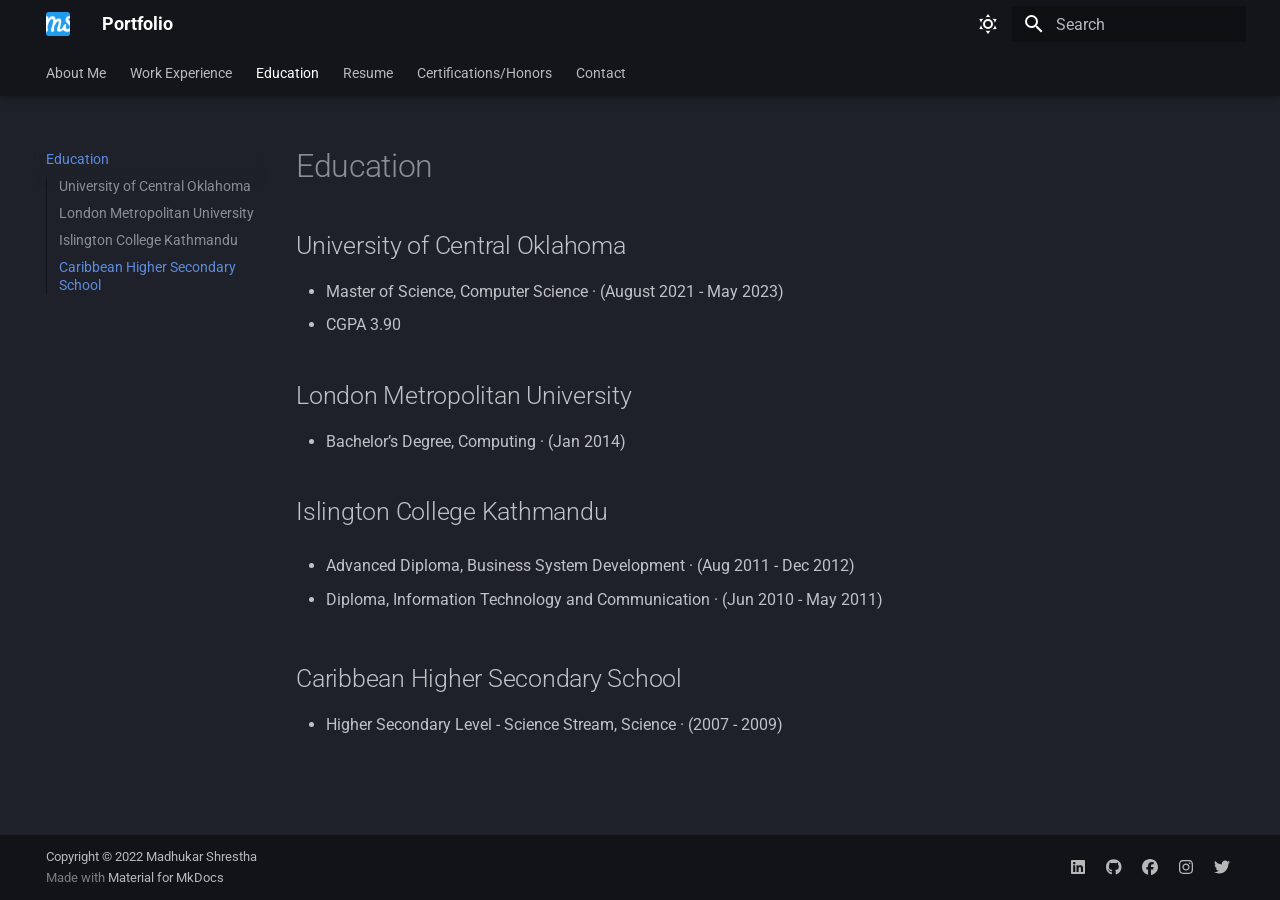
<file: edu_details/index.html>
<!doctype html>
<html lang="en" class="no-js">
  <head>
    
      <meta charset="utf-8">
      <meta name="viewport" content="width=device-width,initial-scale=1">
      
        <meta name="description" content="Software Engineer | CS Student">
      
      
        <meta name="author" content="Madhukar Shrestha">
      
      
      
        <link rel="prev" href="../work_exp/">
      
      
        <link rel="next" href="../cv/">
      
      
      <link rel="icon" href="../assets/images/favicon.png">
      <meta name="generator" content="mkdocs-1.5.3, mkdocs-material-9.5.13">
    
    
      
        <title>Education - Portfolio</title>
      
    
    
      <link rel="stylesheet" href="../assets/stylesheets/main.7e359304.min.css">
      
        
        <link rel="stylesheet" href="../assets/stylesheets/palette.06af60db.min.css">
      
      


    
    
      
    
    
      
        
        
        <link rel="preconnect" href="https://fonts.gstatic.com" crossorigin>
        <link rel="stylesheet" href="https://fonts.googleapis.com/css?family=Roboto:300,300i,400,400i,700,700i%7CRoboto+Mono:400,400i,700,700i&display=fallback">
        <style>:root{--md-text-font:"Roboto";--md-code-font:"Roboto Mono"}</style>
      
    
    
    <script>__md_scope=new URL("..",location),__md_hash=e=>[...e].reduce((e,_)=>(e<<5)-e+_.charCodeAt(0),0),__md_get=(e,_=localStorage,t=__md_scope)=>JSON.parse(_.getItem(t.pathname+"."+e)),__md_set=(e,_,t=localStorage,a=__md_scope)=>{try{t.setItem(a.pathname+"."+e,JSON.stringify(_))}catch(e){}}</script>
    
      

    
    
    
  </head>
  
  
    
    
      
    
    
    
    
    <body dir="ltr" data-md-color-scheme="slate" data-md-color-primary="black" data-md-color-accent="green">
  
    
    <input class="md-toggle" data-md-toggle="drawer" type="checkbox" id="__drawer" autocomplete="off">
    <input class="md-toggle" data-md-toggle="search" type="checkbox" id="__search" autocomplete="off">
    <label class="md-overlay" for="__drawer"></label>
    <div data-md-component="skip">
      
        
        <a href="#university-of-central-oklahoma" class="md-skip">
          Skip to content
        </a>
      
    </div>
    <div data-md-component="announce">
      
    </div>
    
    
      

  

<header class="md-header md-header--shadow md-header--lifted" data-md-component="header">
  <nav class="md-header__inner md-grid" aria-label="Header">
    <a href=".." title="Portfolio" class="md-header__button md-logo" aria-label="Portfolio" data-md-component="logo">
      
  <img src="../assets/images/favicon.png" alt="logo">

    </a>
    <label class="md-header__button md-icon" for="__drawer">
      
      <svg xmlns="http://www.w3.org/2000/svg" viewBox="0 0 24 24"><path d="M3 6h18v2H3V6m0 5h18v2H3v-2m0 5h18v2H3v-2Z"/></svg>
    </label>
    <div class="md-header__title" data-md-component="header-title">
      <div class="md-header__ellipsis">
        <div class="md-header__topic">
          <span class="md-ellipsis">
            Portfolio
          </span>
        </div>
        <div class="md-header__topic" data-md-component="header-topic">
          <span class="md-ellipsis">
            
              Education
            
          </span>
        </div>
      </div>
    </div>
    
      
        <form class="md-header__option" data-md-component="palette">
  
    
    
    
    <input class="md-option" data-md-color-media="" data-md-color-scheme="slate" data-md-color-primary="black" data-md-color-accent="green"  aria-label="Switch to light mode"  type="radio" name="__palette" id="__palette_0">
    
      <label class="md-header__button md-icon" title="Switch to light mode" for="__palette_1" hidden>
        <svg xmlns="http://www.w3.org/2000/svg" viewBox="0 0 24 24"><path d="M12 7a5 5 0 0 1 5 5 5 5 0 0 1-5 5 5 5 0 0 1-5-5 5 5 0 0 1 5-5m0 2a3 3 0 0 0-3 3 3 3 0 0 0 3 3 3 3 0 0 0 3-3 3 3 0 0 0-3-3m0-7 2.39 3.42C13.65 5.15 12.84 5 12 5c-.84 0-1.65.15-2.39.42L12 2M3.34 7l4.16-.35A7.2 7.2 0 0 0 5.94 8.5c-.44.74-.69 1.5-.83 2.29L3.34 7m.02 10 1.76-3.77a7.131 7.131 0 0 0 2.38 4.14L3.36 17M20.65 7l-1.77 3.79a7.023 7.023 0 0 0-2.38-4.15l4.15.36m-.01 10-4.14.36c.59-.51 1.12-1.14 1.54-1.86.42-.73.69-1.5.83-2.29L20.64 17M12 22l-2.41-3.44c.74.27 1.55.44 2.41.44.82 0 1.63-.17 2.37-.44L12 22Z"/></svg>
      </label>
    
  
    
    
    
    <input class="md-option" data-md-color-media="" data-md-color-scheme="default" data-md-color-primary="white" data-md-color-accent="green"  aria-label="Switch to dark mode"  type="radio" name="__palette" id="__palette_1">
    
      <label class="md-header__button md-icon" title="Switch to dark mode" for="__palette_0" hidden>
        <svg xmlns="http://www.w3.org/2000/svg" viewBox="0 0 24 24"><path d="m17.75 4.09-2.53 1.94.91 3.06-2.63-1.81-2.63 1.81.91-3.06-2.53-1.94L12.44 4l1.06-3 1.06 3 3.19.09m3.5 6.91-1.64 1.25.59 1.98-1.7-1.17-1.7 1.17.59-1.98L15.75 11l2.06-.05L18.5 9l.69 1.95 2.06.05m-2.28 4.95c.83-.08 1.72 1.1 1.19 1.85-.32.45-.66.87-1.08 1.27C15.17 23 8.84 23 4.94 19.07c-3.91-3.9-3.91-10.24 0-14.14.4-.4.82-.76 1.27-1.08.75-.53 1.93.36 1.85 1.19-.27 2.86.69 5.83 2.89 8.02a9.96 9.96 0 0 0 8.02 2.89m-1.64 2.02a12.08 12.08 0 0 1-7.8-3.47c-2.17-2.19-3.33-5-3.49-7.82-2.81 3.14-2.7 7.96.31 10.98 3.02 3.01 7.84 3.12 10.98.31Z"/></svg>
      </label>
    
  
</form>
      
    
    
      <script>var media,input,key,value,palette=__md_get("__palette");if(palette&&palette.color){"(prefers-color-scheme)"===palette.color.media&&(media=matchMedia("(prefers-color-scheme: light)"),input=document.querySelector(media.matches?"[data-md-color-media='(prefers-color-scheme: light)']":"[data-md-color-media='(prefers-color-scheme: dark)']"),palette.color.media=input.getAttribute("data-md-color-media"),palette.color.scheme=input.getAttribute("data-md-color-scheme"),palette.color.primary=input.getAttribute("data-md-color-primary"),palette.color.accent=input.getAttribute("data-md-color-accent"));for([key,value]of Object.entries(palette.color))document.body.setAttribute("data-md-color-"+key,value)}</script>
    
    
    
      <label class="md-header__button md-icon" for="__search">
        
        <svg xmlns="http://www.w3.org/2000/svg" viewBox="0 0 24 24"><path d="M9.5 3A6.5 6.5 0 0 1 16 9.5c0 1.61-.59 3.09-1.56 4.23l.27.27h.79l5 5-1.5 1.5-5-5v-.79l-.27-.27A6.516 6.516 0 0 1 9.5 16 6.5 6.5 0 0 1 3 9.5 6.5 6.5 0 0 1 9.5 3m0 2C7 5 5 7 5 9.5S7 14 9.5 14 14 12 14 9.5 12 5 9.5 5Z"/></svg>
      </label>
      <div class="md-search" data-md-component="search" role="dialog">
  <label class="md-search__overlay" for="__search"></label>
  <div class="md-search__inner" role="search">
    <form class="md-search__form" name="search">
      <input type="text" class="md-search__input" name="query" aria-label="Search" placeholder="Search" autocapitalize="off" autocorrect="off" autocomplete="off" spellcheck="false" data-md-component="search-query" required>
      <label class="md-search__icon md-icon" for="__search">
        
        <svg xmlns="http://www.w3.org/2000/svg" viewBox="0 0 24 24"><path d="M9.5 3A6.5 6.5 0 0 1 16 9.5c0 1.61-.59 3.09-1.56 4.23l.27.27h.79l5 5-1.5 1.5-5-5v-.79l-.27-.27A6.516 6.516 0 0 1 9.5 16 6.5 6.5 0 0 1 3 9.5 6.5 6.5 0 0 1 9.5 3m0 2C7 5 5 7 5 9.5S7 14 9.5 14 14 12 14 9.5 12 5 9.5 5Z"/></svg>
        
        <svg xmlns="http://www.w3.org/2000/svg" viewBox="0 0 24 24"><path d="M20 11v2H8l5.5 5.5-1.42 1.42L4.16 12l7.92-7.92L13.5 5.5 8 11h12Z"/></svg>
      </label>
      <nav class="md-search__options" aria-label="Search">
        
        <button type="reset" class="md-search__icon md-icon" title="Clear" aria-label="Clear" tabindex="-1">
          
          <svg xmlns="http://www.w3.org/2000/svg" viewBox="0 0 24 24"><path d="M19 6.41 17.59 5 12 10.59 6.41 5 5 6.41 10.59 12 5 17.59 6.41 19 12 13.41 17.59 19 19 17.59 13.41 12 19 6.41Z"/></svg>
        </button>
      </nav>
      
    </form>
    <div class="md-search__output">
      <div class="md-search__scrollwrap" data-md-scrollfix>
        <div class="md-search-result" data-md-component="search-result">
          <div class="md-search-result__meta">
            Initializing search
          </div>
          <ol class="md-search-result__list" role="presentation"></ol>
        </div>
      </div>
    </div>
  </div>
</div>
    
    
  </nav>
  
    
      
<nav class="md-tabs" aria-label="Tabs" data-md-component="tabs">
  <div class="md-grid">
    <ul class="md-tabs__list">
      
        
  
  
  
    <li class="md-tabs__item">
      <a href=".." class="md-tabs__link">
        
  
    
  
  About Me

      </a>
    </li>
  

      
        
  
  
  
    <li class="md-tabs__item">
      <a href="../work_exp/" class="md-tabs__link">
        
  
    
  
  Work Experience

      </a>
    </li>
  

      
        
  
  
    
  
  
    <li class="md-tabs__item md-tabs__item--active">
      <a href="./" class="md-tabs__link">
        
  
    
  
  Education

      </a>
    </li>
  

      
        
  
  
  
    <li class="md-tabs__item">
      <a href="../cv/" class="md-tabs__link">
        
  
    
  
  Resume

      </a>
    </li>
  

      
        
  
  
  
    <li class="md-tabs__item">
      <a href="../certification/" class="md-tabs__link">
        
  
    
  
  Certifications/Honors

      </a>
    </li>
  

      
        
  
  
  
    <li class="md-tabs__item">
      <a href="../contact/" class="md-tabs__link">
        
  
    
  
  Contact

      </a>
    </li>
  

      
    </ul>
  </div>
</nav>
    
  
</header>
    
    <div class="md-container" data-md-component="container">
      
      
        
      
      <main class="md-main" data-md-component="main">
        <div class="md-main__inner md-grid">
          
            
              
              <div class="md-sidebar md-sidebar--primary" data-md-component="sidebar" data-md-type="navigation" >
                <div class="md-sidebar__scrollwrap">
                  <div class="md-sidebar__inner">
                    


  


  

<nav class="md-nav md-nav--primary md-nav--lifted md-nav--integrated" aria-label="Navigation" data-md-level="0">
  <label class="md-nav__title" for="__drawer">
    <a href=".." title="Portfolio" class="md-nav__button md-logo" aria-label="Portfolio" data-md-component="logo">
      
  <img src="../assets/images/favicon.png" alt="logo">

    </a>
    Portfolio
  </label>
  
  <ul class="md-nav__list" data-md-scrollfix>
    
      
      
  
  
  
  
    <li class="md-nav__item">
      <a href=".." class="md-nav__link">
        
  
  <span class="md-ellipsis">
    About Me
  </span>
  

      </a>
    </li>
  

    
      
      
  
  
  
  
    <li class="md-nav__item">
      <a href="../work_exp/" class="md-nav__link">
        
  
  <span class="md-ellipsis">
    Work Experience
  </span>
  

      </a>
    </li>
  

    
      
      
  
  
    
  
  
  
    <li class="md-nav__item md-nav__item--active">
      
      <input class="md-nav__toggle md-toggle" type="checkbox" id="__toc">
      
      
      
        <label class="md-nav__link md-nav__link--active" for="__toc">
          
  
  <span class="md-ellipsis">
    Education
  </span>
  

          <span class="md-nav__icon md-icon"></span>
        </label>
      
      <a href="./" class="md-nav__link md-nav__link--active">
        
  
  <span class="md-ellipsis">
    Education
  </span>
  

      </a>
      
        

<nav class="md-nav md-nav--secondary" aria-label="Table of contents">
  
  
  
  
    <label class="md-nav__title" for="__toc">
      <span class="md-nav__icon md-icon"></span>
      Table of contents
    </label>
    <ul class="md-nav__list" data-md-component="toc" data-md-scrollfix>
      
        <li class="md-nav__item">
  <a href="#university-of-central-oklahoma" class="md-nav__link">
    <span class="md-ellipsis">
      University of Central Oklahoma
    </span>
  </a>
  
</li>
      
        <li class="md-nav__item">
  <a href="#london-metropolitan-university" class="md-nav__link">
    <span class="md-ellipsis">
      London Metropolitan University
    </span>
  </a>
  
</li>
      
        <li class="md-nav__item">
  <a href="#islington-college-kathmandu" class="md-nav__link">
    <span class="md-ellipsis">
      Islington College Kathmandu
    </span>
  </a>
  
</li>
      
        <li class="md-nav__item">
  <a href="#caribbean-higher-secondary-school" class="md-nav__link">
    <span class="md-ellipsis">
      Caribbean Higher Secondary School
    </span>
  </a>
  
</li>
      
    </ul>
  
</nav>
      
    </li>
  

    
      
      
  
  
  
  
    <li class="md-nav__item">
      <a href="../cv/" class="md-nav__link">
        
  
  <span class="md-ellipsis">
    Resume
  </span>
  

      </a>
    </li>
  

    
      
      
  
  
  
  
    <li class="md-nav__item">
      <a href="../certification/" class="md-nav__link">
        
  
  <span class="md-ellipsis">
    Certifications/Honors
  </span>
  

      </a>
    </li>
  

    
      
      
  
  
  
  
    <li class="md-nav__item">
      <a href="../contact/" class="md-nav__link">
        
  
  <span class="md-ellipsis">
    Contact
  </span>
  

      </a>
    </li>
  

    
  </ul>
</nav>
                  </div>
                </div>
              </div>
            
            
          
          
            <div class="md-content" data-md-component="content">
              <article class="md-content__inner md-typeset">
                
                  


  <h1>Education</h1>

<h2 id="university-of-central-oklahoma">University of Central Oklahoma<a class="headerlink" href="#university-of-central-oklahoma" title="Permanent link">&para;</a></h2>
<ul>
<li>Master of Science, Computer Science · (August 2021 - May 2023)</li>
<li>CGPA 3.90</li>
</ul>
<h2 id="london-metropolitan-university">London Metropolitan University<a class="headerlink" href="#london-metropolitan-university" title="Permanent link">&para;</a></h2>
<ul>
<li>Bachelor’s Degree, Computing · (Jan 2014)</li>
</ul>
<h2 id="islington-college-kathmandu">Islington College Kathmandu<a class="headerlink" href="#islington-college-kathmandu" title="Permanent link">&para;</a></h2>
<ul>
<li>
<p>Advanced Diploma, Business System Development · (Aug 2011 - Dec 2012)</p>
</li>
<li>
<p>Diploma, Information Technology and Communication · (Jun 2010 - May 2011)</p>
</li>
</ul>
<h2 id="caribbean-higher-secondary-school">Caribbean Higher Secondary School<a class="headerlink" href="#caribbean-higher-secondary-school" title="Permanent link">&para;</a></h2>
<ul>
<li>Higher Secondary Level - Science Stream, Science · (2007 - 2009)</li>
</ul>












                
              </article>
            </div>
          
          
<script>var target=document.getElementById(location.hash.slice(1));target&&target.name&&(target.checked=target.name.startsWith("__tabbed_"))</script>
        </div>
        
          <button type="button" class="md-top md-icon" data-md-component="top" hidden>
  
  <svg xmlns="http://www.w3.org/2000/svg" viewBox="0 0 24 24"><path d="M13 20h-2V8l-5.5 5.5-1.42-1.42L12 4.16l7.92 7.92-1.42 1.42L13 8v12Z"/></svg>
  Back to top
</button>
        
      </main>
      
        <footer class="md-footer">
  
  <div class="md-footer-meta md-typeset">
    <div class="md-footer-meta__inner md-grid">
      <div class="md-copyright">
  
    <div class="md-copyright__highlight">
      Copyright &copy; 2022 <a href="https://www.linkedin.com/in/sthamadhukar/">Madhukar Shrestha</a>
    </div>
  
  
    Made with
    <a href="https://squidfunk.github.io/mkdocs-material/" target="_blank" rel="noopener">
      Material for MkDocs
    </a>
  
</div>
      
        <div class="md-social">
  
    
    
    
    
      
      
    
    <a href="https://www.linkedin.com/in/sthamadhukar/" target="_blank" rel="noopener" title="www.linkedin.com" class="md-social__link">
      <svg xmlns="http://www.w3.org/2000/svg" viewBox="0 0 448 512"><!--! Font Awesome Free 6.5.1 by @fontawesome - https://fontawesome.com License - https://fontawesome.com/license/free (Icons: CC BY 4.0, Fonts: SIL OFL 1.1, Code: MIT License) Copyright 2023 Fonticons, Inc.--><path d="M416 32H31.9C14.3 32 0 46.5 0 64.3v383.4C0 465.5 14.3 480 31.9 480H416c17.6 0 32-14.5 32-32.3V64.3c0-17.8-14.4-32.3-32-32.3zM135.4 416H69V202.2h66.5V416zm-33.2-243c-21.3 0-38.5-17.3-38.5-38.5S80.9 96 102.2 96c21.2 0 38.5 17.3 38.5 38.5 0 21.3-17.2 38.5-38.5 38.5zm282.1 243h-66.4V312c0-24.8-.5-56.7-34.5-56.7-34.6 0-39.9 27-39.9 54.9V416h-66.4V202.2h63.7v29.2h.9c8.9-16.8 30.6-34.5 62.9-34.5 67.2 0 79.7 44.3 79.7 101.9V416z"/></svg>
    </a>
  
    
    
    
    
      
      
    
    <a href="https://github.com/sthamadhukar" target="_blank" rel="noopener" title="github.com" class="md-social__link">
      <svg xmlns="http://www.w3.org/2000/svg" viewBox="0 0 496 512"><!--! Font Awesome Free 6.5.1 by @fontawesome - https://fontawesome.com License - https://fontawesome.com/license/free (Icons: CC BY 4.0, Fonts: SIL OFL 1.1, Code: MIT License) Copyright 2023 Fonticons, Inc.--><path d="M165.9 397.4c0 2-2.3 3.6-5.2 3.6-3.3.3-5.6-1.3-5.6-3.6 0-2 2.3-3.6 5.2-3.6 3-.3 5.6 1.3 5.6 3.6zm-31.1-4.5c-.7 2 1.3 4.3 4.3 4.9 2.6 1 5.6 0 6.2-2s-1.3-4.3-4.3-5.2c-2.6-.7-5.5.3-6.2 2.3zm44.2-1.7c-2.9.7-4.9 2.6-4.6 4.9.3 2 2.9 3.3 5.9 2.6 2.9-.7 4.9-2.6 4.6-4.6-.3-1.9-3-3.2-5.9-2.9zM244.8 8C106.1 8 0 113.3 0 252c0 110.9 69.8 205.8 169.5 239.2 12.8 2.3 17.3-5.6 17.3-12.1 0-6.2-.3-40.4-.3-61.4 0 0-70 15-84.7-29.8 0 0-11.4-29.1-27.8-36.6 0 0-22.9-15.7 1.6-15.4 0 0 24.9 2 38.6 25.8 21.9 38.6 58.6 27.5 72.9 20.9 2.3-16 8.8-27.1 16-33.7-55.9-6.2-112.3-14.3-112.3-110.5 0-27.5 7.6-41.3 23.6-58.9-2.6-6.5-11.1-33.3 2.6-67.9 20.9-6.5 69 27 69 27 20-5.6 41.5-8.5 62.8-8.5s42.8 2.9 62.8 8.5c0 0 48.1-33.6 69-27 13.7 34.7 5.2 61.4 2.6 67.9 16 17.7 25.8 31.5 25.8 58.9 0 96.5-58.9 104.2-114.8 110.5 9.2 7.9 17 22.9 17 46.4 0 33.7-.3 75.4-.3 83.6 0 6.5 4.6 14.4 17.3 12.1C428.2 457.8 496 362.9 496 252 496 113.3 383.5 8 244.8 8zM97.2 352.9c-1.3 1-1 3.3.7 5.2 1.6 1.6 3.9 2.3 5.2 1 1.3-1 1-3.3-.7-5.2-1.6-1.6-3.9-2.3-5.2-1zm-10.8-8.1c-.7 1.3.3 2.9 2.3 3.9 1.6 1 3.6.7 4.3-.7.7-1.3-.3-2.9-2.3-3.9-2-.6-3.6-.3-4.3.7zm32.4 35.6c-1.6 1.3-1 4.3 1.3 6.2 2.3 2.3 5.2 2.6 6.5 1 1.3-1.3.7-4.3-1.3-6.2-2.2-2.3-5.2-2.6-6.5-1zm-11.4-14.7c-1.6 1-1.6 3.6 0 5.9 1.6 2.3 4.3 3.3 5.6 2.3 1.6-1.3 1.6-3.9 0-6.2-1.4-2.3-4-3.3-5.6-2z"/></svg>
    </a>
  
    
    
    
    
      
      
    
    <a href="https://www.facebook.com/sthamadboy/" target="_blank" rel="noopener" title="www.facebook.com" class="md-social__link">
      <svg xmlns="http://www.w3.org/2000/svg" viewBox="0 0 512 512"><!--! Font Awesome Free 6.5.1 by @fontawesome - https://fontawesome.com License - https://fontawesome.com/license/free (Icons: CC BY 4.0, Fonts: SIL OFL 1.1, Code: MIT License) Copyright 2023 Fonticons, Inc.--><path d="M512 256C512 114.6 397.4 0 256 0S0 114.6 0 256c0 120 82.7 220.8 194.2 248.5V334.2h-52.8V256h52.8v-33.7c0-87.1 39.4-127.5 125-127.5 16.2 0 44.2 3.2 55.7 6.4V172c-6-.6-16.5-1-29.6-1-42 0-58.2 15.9-58.2 57.2V256h83.6l-14.4 78.2H287v175.9C413.8 494.8 512 386.9 512 256z"/></svg>
    </a>
  
    
    
    
    
      
      
    
    <a href="https://www.instagram.com/sthamadhukar/" target="_blank" rel="noopener" title="www.instagram.com" class="md-social__link">
      <svg xmlns="http://www.w3.org/2000/svg" viewBox="0 0 448 512"><!--! Font Awesome Free 6.5.1 by @fontawesome - https://fontawesome.com License - https://fontawesome.com/license/free (Icons: CC BY 4.0, Fonts: SIL OFL 1.1, Code: MIT License) Copyright 2023 Fonticons, Inc.--><path d="M224.1 141c-63.6 0-114.9 51.3-114.9 114.9s51.3 114.9 114.9 114.9S339 319.5 339 255.9 287.7 141 224.1 141zm0 189.6c-41.1 0-74.7-33.5-74.7-74.7s33.5-74.7 74.7-74.7 74.7 33.5 74.7 74.7-33.6 74.7-74.7 74.7zm146.4-194.3c0 14.9-12 26.8-26.8 26.8-14.9 0-26.8-12-26.8-26.8s12-26.8 26.8-26.8 26.8 12 26.8 26.8zm76.1 27.2c-1.7-35.9-9.9-67.7-36.2-93.9-26.2-26.2-58-34.4-93.9-36.2-37-2.1-147.9-2.1-184.9 0-35.8 1.7-67.6 9.9-93.9 36.1s-34.4 58-36.2 93.9c-2.1 37-2.1 147.9 0 184.9 1.7 35.9 9.9 67.7 36.2 93.9s58 34.4 93.9 36.2c37 2.1 147.9 2.1 184.9 0 35.9-1.7 67.7-9.9 93.9-36.2 26.2-26.2 34.4-58 36.2-93.9 2.1-37 2.1-147.8 0-184.8zM398.8 388c-7.8 19.6-22.9 34.7-42.6 42.6-29.5 11.7-99.5 9-132.1 9s-102.7 2.6-132.1-9c-19.6-7.8-34.7-22.9-42.6-42.6-11.7-29.5-9-99.5-9-132.1s-2.6-102.7 9-132.1c7.8-19.6 22.9-34.7 42.6-42.6 29.5-11.7 99.5-9 132.1-9s102.7-2.6 132.1 9c19.6 7.8 34.7 22.9 42.6 42.6 11.7 29.5 9 99.5 9 132.1s2.7 102.7-9 132.1z"/></svg>
    </a>
  
    
    
    
    
    <a href="#" target="_blank" rel="noopener" title="" class="md-social__link">
      <svg xmlns="http://www.w3.org/2000/svg" viewBox="0 0 512 512"><!--! Font Awesome Free 6.5.1 by @fontawesome - https://fontawesome.com License - https://fontawesome.com/license/free (Icons: CC BY 4.0, Fonts: SIL OFL 1.1, Code: MIT License) Copyright 2023 Fonticons, Inc.--><path d="M459.37 151.716c.325 4.548.325 9.097.325 13.645 0 138.72-105.583 298.558-298.558 298.558-59.452 0-114.68-17.219-161.137-47.106 8.447.974 16.568 1.299 25.34 1.299 49.055 0 94.213-16.568 130.274-44.832-46.132-.975-84.792-31.188-98.112-72.772 6.498.974 12.995 1.624 19.818 1.624 9.421 0 18.843-1.3 27.614-3.573-48.081-9.747-84.143-51.98-84.143-102.985v-1.299c13.969 7.797 30.214 12.67 47.431 13.319-28.264-18.843-46.781-51.005-46.781-87.391 0-19.492 5.197-37.36 14.294-52.954 51.655 63.675 129.3 105.258 216.365 109.807-1.624-7.797-2.599-15.918-2.599-24.04 0-57.828 46.782-104.934 104.934-104.934 30.213 0 57.502 12.67 76.67 33.137 23.715-4.548 46.456-13.32 66.599-25.34-7.798 24.366-24.366 44.833-46.132 57.827 21.117-2.273 41.584-8.122 60.426-16.243-14.292 20.791-32.161 39.308-52.628 54.253z"/></svg>
    </a>
  
</div>
      
    </div>
  </div>
</footer>
      
    </div>
    <div class="md-dialog" data-md-component="dialog">
      <div class="md-dialog__inner md-typeset"></div>
    </div>
    
    
    <script id="__config" type="application/json">{"base": "..", "features": ["navigation.top", "navigation.tabs", "navigation.tabs.sticky", "toc.integrate"], "search": "../assets/javascripts/workers/search.b8dbb3d2.min.js", "translations": {"clipboard.copied": "Copied to clipboard", "clipboard.copy": "Copy to clipboard", "search.result.more.one": "1 more on this page", "search.result.more.other": "# more on this page", "search.result.none": "No matching documents", "search.result.one": "1 matching document", "search.result.other": "# matching documents", "search.result.placeholder": "Type to start searching", "search.result.term.missing": "Missing", "select.version": "Select version"}}</script>
    
    
      <script src="../assets/javascripts/bundle.c8d2eff1.min.js"></script>
      
    
  </body>
</html>
</file>
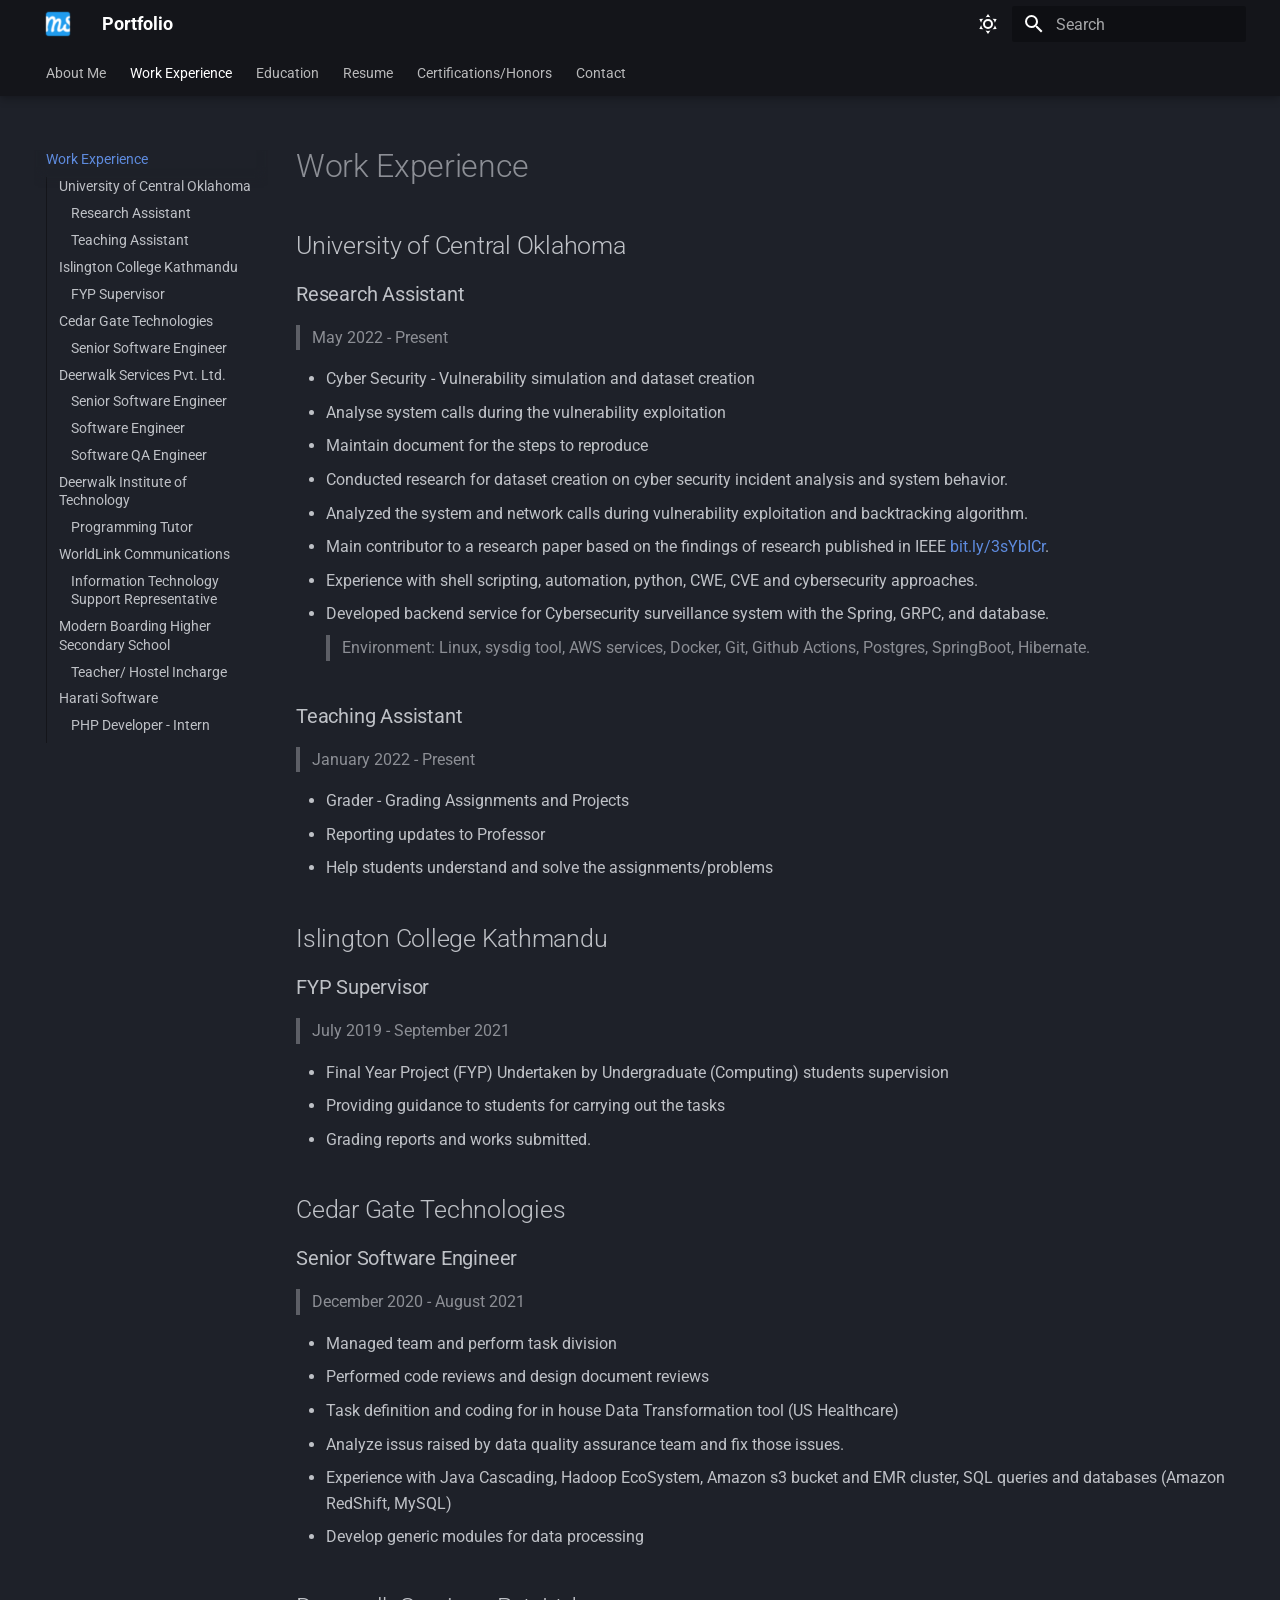
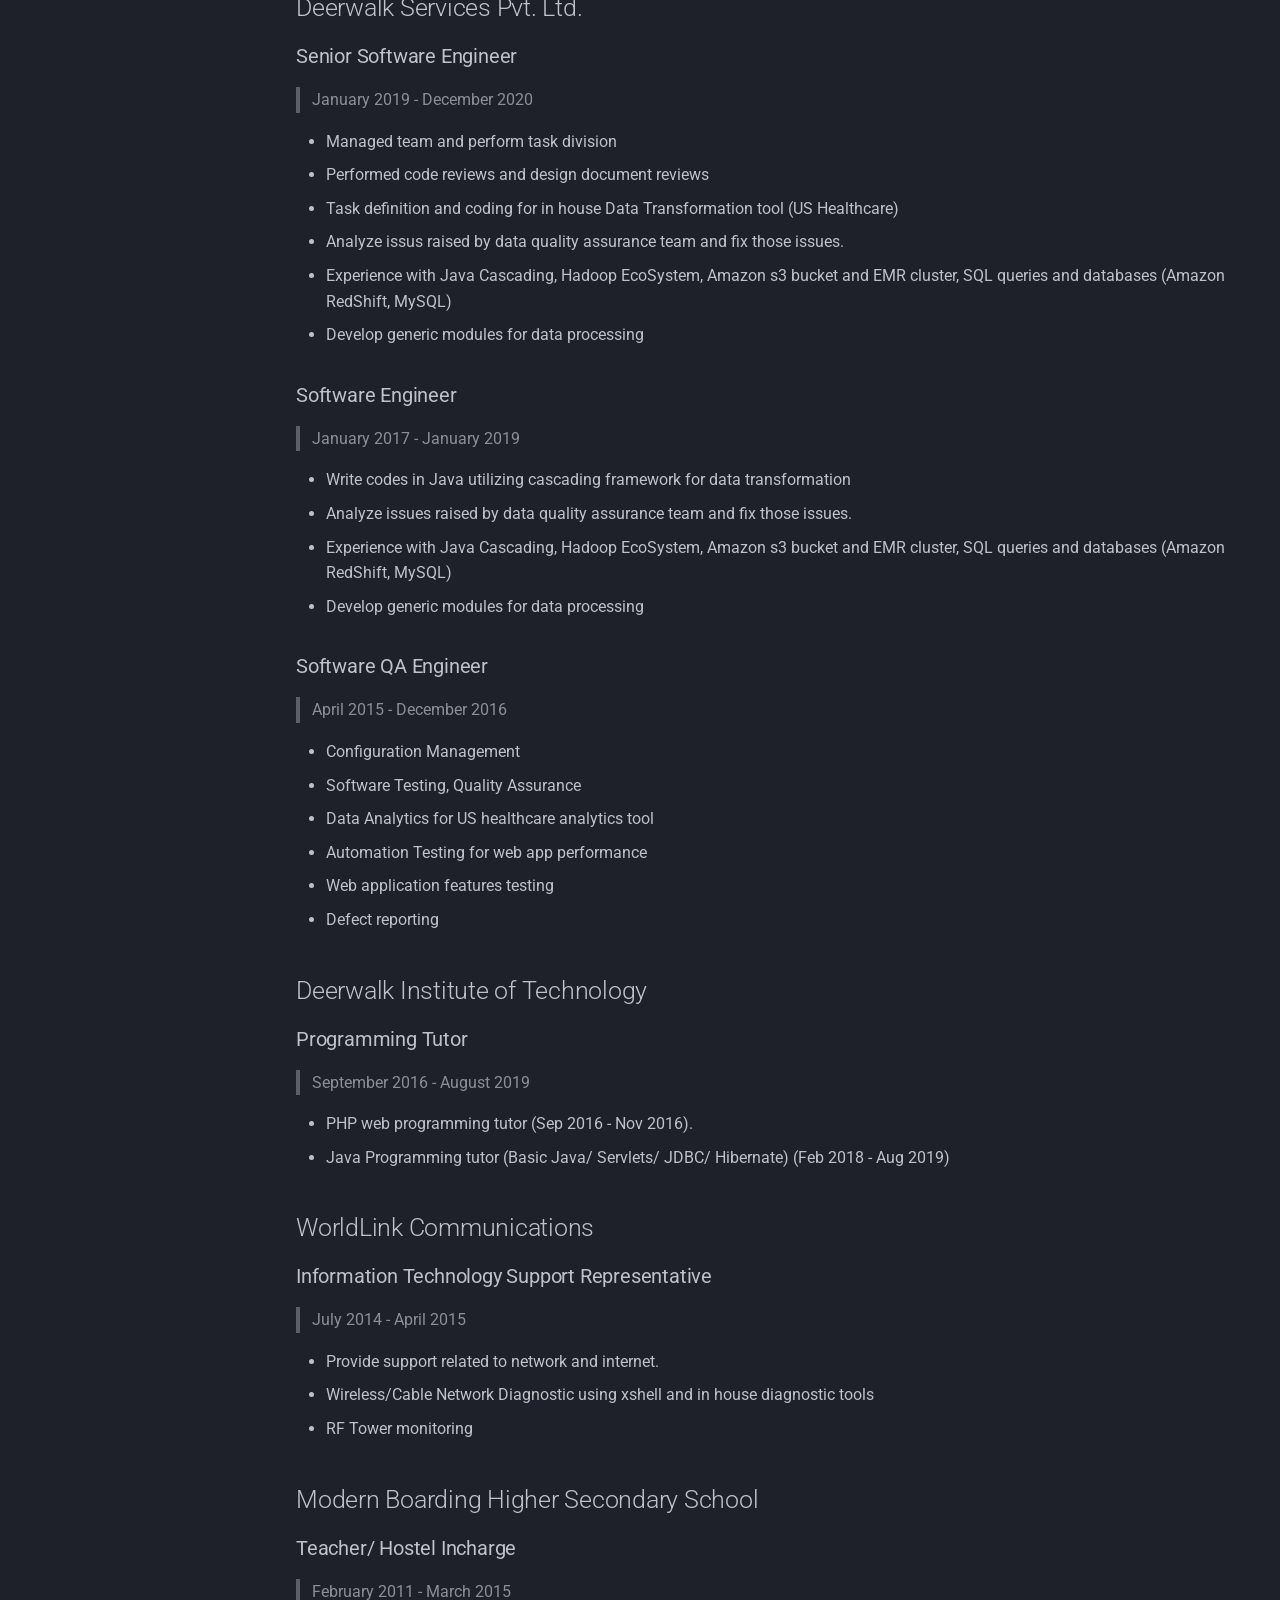
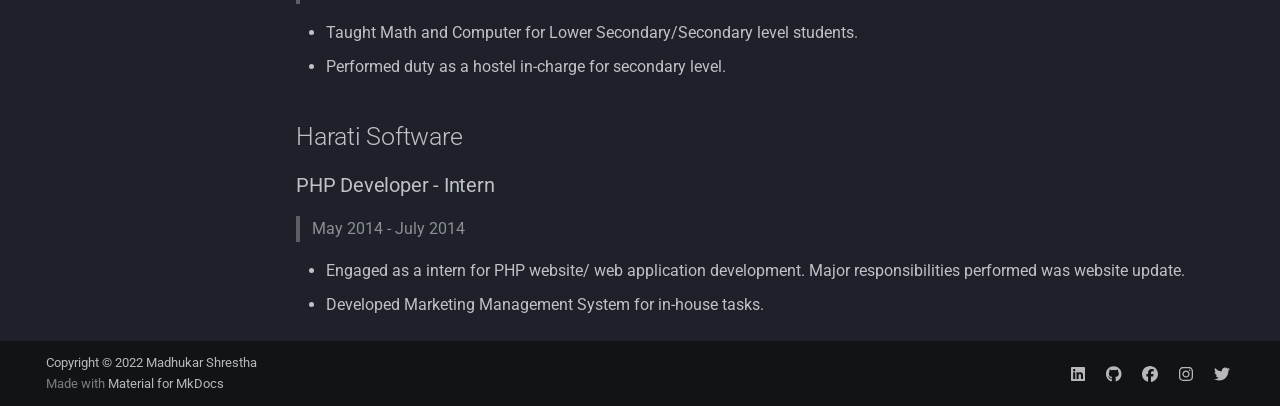
<file: work_exp/index.html>
<!doctype html>
<html lang="en" class="no-js">
  <head>
    
      <meta charset="utf-8">
      <meta name="viewport" content="width=device-width,initial-scale=1">
      
        <meta name="description" content="Software Engineer | CS Student">
      
      
        <meta name="author" content="Madhukar Shrestha">
      
      
      
        <link rel="prev" href="..">
      
      
        <link rel="next" href="../edu_details/">
      
      
      <link rel="icon" href="../assets/images/favicon.png">
      <meta name="generator" content="mkdocs-1.5.3, mkdocs-material-9.5.13">
    
    
      
        <title>Work Experience - Portfolio</title>
      
    
    
      <link rel="stylesheet" href="../assets/stylesheets/main.7e359304.min.css">
      
        
        <link rel="stylesheet" href="../assets/stylesheets/palette.06af60db.min.css">
      
      


    
    
      
    
    
      
        
        
        <link rel="preconnect" href="https://fonts.gstatic.com" crossorigin>
        <link rel="stylesheet" href="https://fonts.googleapis.com/css?family=Roboto:300,300i,400,400i,700,700i%7CRoboto+Mono:400,400i,700,700i&display=fallback">
        <style>:root{--md-text-font:"Roboto";--md-code-font:"Roboto Mono"}</style>
      
    
    
    <script>__md_scope=new URL("..",location),__md_hash=e=>[...e].reduce((e,_)=>(e<<5)-e+_.charCodeAt(0),0),__md_get=(e,_=localStorage,t=__md_scope)=>JSON.parse(_.getItem(t.pathname+"."+e)),__md_set=(e,_,t=localStorage,a=__md_scope)=>{try{t.setItem(a.pathname+"."+e,JSON.stringify(_))}catch(e){}}</script>
    
      

    
    
    
  </head>
  
  
    
    
      
    
    
    
    
    <body dir="ltr" data-md-color-scheme="slate" data-md-color-primary="black" data-md-color-accent="green">
  
    
    <input class="md-toggle" data-md-toggle="drawer" type="checkbox" id="__drawer" autocomplete="off">
    <input class="md-toggle" data-md-toggle="search" type="checkbox" id="__search" autocomplete="off">
    <label class="md-overlay" for="__drawer"></label>
    <div data-md-component="skip">
      
        
        <a href="#university-of-central-oklahoma" class="md-skip">
          Skip to content
        </a>
      
    </div>
    <div data-md-component="announce">
      
    </div>
    
    
      

  

<header class="md-header md-header--shadow md-header--lifted" data-md-component="header">
  <nav class="md-header__inner md-grid" aria-label="Header">
    <a href=".." title="Portfolio" class="md-header__button md-logo" aria-label="Portfolio" data-md-component="logo">
      
  <img src="../assets/images/favicon.png" alt="logo">

    </a>
    <label class="md-header__button md-icon" for="__drawer">
      
      <svg xmlns="http://www.w3.org/2000/svg" viewBox="0 0 24 24"><path d="M3 6h18v2H3V6m0 5h18v2H3v-2m0 5h18v2H3v-2Z"/></svg>
    </label>
    <div class="md-header__title" data-md-component="header-title">
      <div class="md-header__ellipsis">
        <div class="md-header__topic">
          <span class="md-ellipsis">
            Portfolio
          </span>
        </div>
        <div class="md-header__topic" data-md-component="header-topic">
          <span class="md-ellipsis">
            
              Work Experience
            
          </span>
        </div>
      </div>
    </div>
    
      
        <form class="md-header__option" data-md-component="palette">
  
    
    
    
    <input class="md-option" data-md-color-media="" data-md-color-scheme="slate" data-md-color-primary="black" data-md-color-accent="green"  aria-label="Switch to light mode"  type="radio" name="__palette" id="__palette_0">
    
      <label class="md-header__button md-icon" title="Switch to light mode" for="__palette_1" hidden>
        <svg xmlns="http://www.w3.org/2000/svg" viewBox="0 0 24 24"><path d="M12 7a5 5 0 0 1 5 5 5 5 0 0 1-5 5 5 5 0 0 1-5-5 5 5 0 0 1 5-5m0 2a3 3 0 0 0-3 3 3 3 0 0 0 3 3 3 3 0 0 0 3-3 3 3 0 0 0-3-3m0-7 2.39 3.42C13.65 5.15 12.84 5 12 5c-.84 0-1.65.15-2.39.42L12 2M3.34 7l4.16-.35A7.2 7.2 0 0 0 5.94 8.5c-.44.74-.69 1.5-.83 2.29L3.34 7m.02 10 1.76-3.77a7.131 7.131 0 0 0 2.38 4.14L3.36 17M20.65 7l-1.77 3.79a7.023 7.023 0 0 0-2.38-4.15l4.15.36m-.01 10-4.14.36c.59-.51 1.12-1.14 1.54-1.86.42-.73.69-1.5.83-2.29L20.64 17M12 22l-2.41-3.44c.74.27 1.55.44 2.41.44.82 0 1.63-.17 2.37-.44L12 22Z"/></svg>
      </label>
    
  
    
    
    
    <input class="md-option" data-md-color-media="" data-md-color-scheme="default" data-md-color-primary="white" data-md-color-accent="green"  aria-label="Switch to dark mode"  type="radio" name="__palette" id="__palette_1">
    
      <label class="md-header__button md-icon" title="Switch to dark mode" for="__palette_0" hidden>
        <svg xmlns="http://www.w3.org/2000/svg" viewBox="0 0 24 24"><path d="m17.75 4.09-2.53 1.94.91 3.06-2.63-1.81-2.63 1.81.91-3.06-2.53-1.94L12.44 4l1.06-3 1.06 3 3.19.09m3.5 6.91-1.64 1.25.59 1.98-1.7-1.17-1.7 1.17.59-1.98L15.75 11l2.06-.05L18.5 9l.69 1.95 2.06.05m-2.28 4.95c.83-.08 1.72 1.1 1.19 1.85-.32.45-.66.87-1.08 1.27C15.17 23 8.84 23 4.94 19.07c-3.91-3.9-3.91-10.24 0-14.14.4-.4.82-.76 1.27-1.08.75-.53 1.93.36 1.85 1.19-.27 2.86.69 5.83 2.89 8.02a9.96 9.96 0 0 0 8.02 2.89m-1.64 2.02a12.08 12.08 0 0 1-7.8-3.47c-2.17-2.19-3.33-5-3.49-7.82-2.81 3.14-2.7 7.96.31 10.98 3.02 3.01 7.84 3.12 10.98.31Z"/></svg>
      </label>
    
  
</form>
      
    
    
      <script>var media,input,key,value,palette=__md_get("__palette");if(palette&&palette.color){"(prefers-color-scheme)"===palette.color.media&&(media=matchMedia("(prefers-color-scheme: light)"),input=document.querySelector(media.matches?"[data-md-color-media='(prefers-color-scheme: light)']":"[data-md-color-media='(prefers-color-scheme: dark)']"),palette.color.media=input.getAttribute("data-md-color-media"),palette.color.scheme=input.getAttribute("data-md-color-scheme"),palette.color.primary=input.getAttribute("data-md-color-primary"),palette.color.accent=input.getAttribute("data-md-color-accent"));for([key,value]of Object.entries(palette.color))document.body.setAttribute("data-md-color-"+key,value)}</script>
    
    
    
      <label class="md-header__button md-icon" for="__search">
        
        <svg xmlns="http://www.w3.org/2000/svg" viewBox="0 0 24 24"><path d="M9.5 3A6.5 6.5 0 0 1 16 9.5c0 1.61-.59 3.09-1.56 4.23l.27.27h.79l5 5-1.5 1.5-5-5v-.79l-.27-.27A6.516 6.516 0 0 1 9.5 16 6.5 6.5 0 0 1 3 9.5 6.5 6.5 0 0 1 9.5 3m0 2C7 5 5 7 5 9.5S7 14 9.5 14 14 12 14 9.5 12 5 9.5 5Z"/></svg>
      </label>
      <div class="md-search" data-md-component="search" role="dialog">
  <label class="md-search__overlay" for="__search"></label>
  <div class="md-search__inner" role="search">
    <form class="md-search__form" name="search">
      <input type="text" class="md-search__input" name="query" aria-label="Search" placeholder="Search" autocapitalize="off" autocorrect="off" autocomplete="off" spellcheck="false" data-md-component="search-query" required>
      <label class="md-search__icon md-icon" for="__search">
        
        <svg xmlns="http://www.w3.org/2000/svg" viewBox="0 0 24 24"><path d="M9.5 3A6.5 6.5 0 0 1 16 9.5c0 1.61-.59 3.09-1.56 4.23l.27.27h.79l5 5-1.5 1.5-5-5v-.79l-.27-.27A6.516 6.516 0 0 1 9.5 16 6.5 6.5 0 0 1 3 9.5 6.5 6.5 0 0 1 9.5 3m0 2C7 5 5 7 5 9.5S7 14 9.5 14 14 12 14 9.5 12 5 9.5 5Z"/></svg>
        
        <svg xmlns="http://www.w3.org/2000/svg" viewBox="0 0 24 24"><path d="M20 11v2H8l5.5 5.5-1.42 1.42L4.16 12l7.92-7.92L13.5 5.5 8 11h12Z"/></svg>
      </label>
      <nav class="md-search__options" aria-label="Search">
        
        <button type="reset" class="md-search__icon md-icon" title="Clear" aria-label="Clear" tabindex="-1">
          
          <svg xmlns="http://www.w3.org/2000/svg" viewBox="0 0 24 24"><path d="M19 6.41 17.59 5 12 10.59 6.41 5 5 6.41 10.59 12 5 17.59 6.41 19 12 13.41 17.59 19 19 17.59 13.41 12 19 6.41Z"/></svg>
        </button>
      </nav>
      
    </form>
    <div class="md-search__output">
      <div class="md-search__scrollwrap" data-md-scrollfix>
        <div class="md-search-result" data-md-component="search-result">
          <div class="md-search-result__meta">
            Initializing search
          </div>
          <ol class="md-search-result__list" role="presentation"></ol>
        </div>
      </div>
    </div>
  </div>
</div>
    
    
  </nav>
  
    
      
<nav class="md-tabs" aria-label="Tabs" data-md-component="tabs">
  <div class="md-grid">
    <ul class="md-tabs__list">
      
        
  
  
  
    <li class="md-tabs__item">
      <a href=".." class="md-tabs__link">
        
  
    
  
  About Me

      </a>
    </li>
  

      
        
  
  
    
  
  
    <li class="md-tabs__item md-tabs__item--active">
      <a href="./" class="md-tabs__link">
        
  
    
  
  Work Experience

      </a>
    </li>
  

      
        
  
  
  
    <li class="md-tabs__item">
      <a href="../edu_details/" class="md-tabs__link">
        
  
    
  
  Education

      </a>
    </li>
  

      
        
  
  
  
    <li class="md-tabs__item">
      <a href="../cv/" class="md-tabs__link">
        
  
    
  
  Resume

      </a>
    </li>
  

      
        
  
  
  
    <li class="md-tabs__item">
      <a href="../certification/" class="md-tabs__link">
        
  
    
  
  Certifications/Honors

      </a>
    </li>
  

      
        
  
  
  
    <li class="md-tabs__item">
      <a href="../contact/" class="md-tabs__link">
        
  
    
  
  Contact

      </a>
    </li>
  

      
    </ul>
  </div>
</nav>
    
  
</header>
    
    <div class="md-container" data-md-component="container">
      
      
        
      
      <main class="md-main" data-md-component="main">
        <div class="md-main__inner md-grid">
          
            
              
              <div class="md-sidebar md-sidebar--primary" data-md-component="sidebar" data-md-type="navigation" >
                <div class="md-sidebar__scrollwrap">
                  <div class="md-sidebar__inner">
                    


  


  

<nav class="md-nav md-nav--primary md-nav--lifted md-nav--integrated" aria-label="Navigation" data-md-level="0">
  <label class="md-nav__title" for="__drawer">
    <a href=".." title="Portfolio" class="md-nav__button md-logo" aria-label="Portfolio" data-md-component="logo">
      
  <img src="../assets/images/favicon.png" alt="logo">

    </a>
    Portfolio
  </label>
  
  <ul class="md-nav__list" data-md-scrollfix>
    
      
      
  
  
  
  
    <li class="md-nav__item">
      <a href=".." class="md-nav__link">
        
  
  <span class="md-ellipsis">
    About Me
  </span>
  

      </a>
    </li>
  

    
      
      
  
  
    
  
  
  
    <li class="md-nav__item md-nav__item--active">
      
      <input class="md-nav__toggle md-toggle" type="checkbox" id="__toc">
      
      
      
        <label class="md-nav__link md-nav__link--active" for="__toc">
          
  
  <span class="md-ellipsis">
    Work Experience
  </span>
  

          <span class="md-nav__icon md-icon"></span>
        </label>
      
      <a href="./" class="md-nav__link md-nav__link--active">
        
  
  <span class="md-ellipsis">
    Work Experience
  </span>
  

      </a>
      
        

<nav class="md-nav md-nav--secondary" aria-label="Table of contents">
  
  
  
  
    <label class="md-nav__title" for="__toc">
      <span class="md-nav__icon md-icon"></span>
      Table of contents
    </label>
    <ul class="md-nav__list" data-md-component="toc" data-md-scrollfix>
      
        <li class="md-nav__item">
  <a href="#university-of-central-oklahoma" class="md-nav__link">
    <span class="md-ellipsis">
      University of Central Oklahoma
    </span>
  </a>
  
    <nav class="md-nav" aria-label="University of Central Oklahoma">
      <ul class="md-nav__list">
        
          <li class="md-nav__item">
  <a href="#research-assistant" class="md-nav__link">
    <span class="md-ellipsis">
      Research Assistant
    </span>
  </a>
  
</li>
        
          <li class="md-nav__item">
  <a href="#teaching-assistant" class="md-nav__link">
    <span class="md-ellipsis">
      Teaching Assistant
    </span>
  </a>
  
</li>
        
      </ul>
    </nav>
  
</li>
      
        <li class="md-nav__item">
  <a href="#islington-college-kathmandu" class="md-nav__link">
    <span class="md-ellipsis">
      Islington College Kathmandu
    </span>
  </a>
  
    <nav class="md-nav" aria-label="Islington College Kathmandu">
      <ul class="md-nav__list">
        
          <li class="md-nav__item">
  <a href="#fyp-supervisor" class="md-nav__link">
    <span class="md-ellipsis">
      FYP Supervisor
    </span>
  </a>
  
</li>
        
      </ul>
    </nav>
  
</li>
      
        <li class="md-nav__item">
  <a href="#cedar-gate-technologies" class="md-nav__link">
    <span class="md-ellipsis">
      Cedar Gate Technologies
    </span>
  </a>
  
    <nav class="md-nav" aria-label="Cedar Gate Technologies">
      <ul class="md-nav__list">
        
          <li class="md-nav__item">
  <a href="#senior-software-engineer" class="md-nav__link">
    <span class="md-ellipsis">
      Senior Software Engineer
    </span>
  </a>
  
</li>
        
      </ul>
    </nav>
  
</li>
      
        <li class="md-nav__item">
  <a href="#deerwalk-services-pvt-ltd" class="md-nav__link">
    <span class="md-ellipsis">
      Deerwalk Services Pvt. Ltd.
    </span>
  </a>
  
    <nav class="md-nav" aria-label="Deerwalk Services Pvt. Ltd.">
      <ul class="md-nav__list">
        
          <li class="md-nav__item">
  <a href="#senior-software-engineer_1" class="md-nav__link">
    <span class="md-ellipsis">
      Senior Software Engineer
    </span>
  </a>
  
</li>
        
          <li class="md-nav__item">
  <a href="#software-engineer" class="md-nav__link">
    <span class="md-ellipsis">
      Software Engineer
    </span>
  </a>
  
</li>
        
          <li class="md-nav__item">
  <a href="#software-qa-engineer" class="md-nav__link">
    <span class="md-ellipsis">
      Software QA Engineer
    </span>
  </a>
  
</li>
        
      </ul>
    </nav>
  
</li>
      
        <li class="md-nav__item">
  <a href="#deerwalk-institute-of-technology" class="md-nav__link">
    <span class="md-ellipsis">
      Deerwalk Institute of Technology
    </span>
  </a>
  
    <nav class="md-nav" aria-label="Deerwalk Institute of Technology">
      <ul class="md-nav__list">
        
          <li class="md-nav__item">
  <a href="#programming-tutor" class="md-nav__link">
    <span class="md-ellipsis">
      Programming Tutor
    </span>
  </a>
  
</li>
        
      </ul>
    </nav>
  
</li>
      
        <li class="md-nav__item">
  <a href="#worldlink-communications" class="md-nav__link">
    <span class="md-ellipsis">
      WorldLink Communications
    </span>
  </a>
  
    <nav class="md-nav" aria-label="WorldLink Communications">
      <ul class="md-nav__list">
        
          <li class="md-nav__item">
  <a href="#information-technology-support-representative" class="md-nav__link">
    <span class="md-ellipsis">
      Information Technology Support Representative
    </span>
  </a>
  
</li>
        
      </ul>
    </nav>
  
</li>
      
        <li class="md-nav__item">
  <a href="#modern-boarding-higher-secondary-school" class="md-nav__link">
    <span class="md-ellipsis">
      Modern Boarding Higher Secondary School
    </span>
  </a>
  
    <nav class="md-nav" aria-label="Modern Boarding Higher Secondary School">
      <ul class="md-nav__list">
        
          <li class="md-nav__item">
  <a href="#teacher-hostel-incharge" class="md-nav__link">
    <span class="md-ellipsis">
      Teacher/ Hostel Incharge
    </span>
  </a>
  
</li>
        
      </ul>
    </nav>
  
</li>
      
        <li class="md-nav__item">
  <a href="#harati-software" class="md-nav__link">
    <span class="md-ellipsis">
      Harati Software
    </span>
  </a>
  
    <nav class="md-nav" aria-label="Harati Software">
      <ul class="md-nav__list">
        
          <li class="md-nav__item">
  <a href="#php-developer-intern" class="md-nav__link">
    <span class="md-ellipsis">
      PHP Developer - Intern
    </span>
  </a>
  
</li>
        
      </ul>
    </nav>
  
</li>
      
    </ul>
  
</nav>
      
    </li>
  

    
      
      
  
  
  
  
    <li class="md-nav__item">
      <a href="../edu_details/" class="md-nav__link">
        
  
  <span class="md-ellipsis">
    Education
  </span>
  

      </a>
    </li>
  

    
      
      
  
  
  
  
    <li class="md-nav__item">
      <a href="../cv/" class="md-nav__link">
        
  
  <span class="md-ellipsis">
    Resume
  </span>
  

      </a>
    </li>
  

    
      
      
  
  
  
  
    <li class="md-nav__item">
      <a href="../certification/" class="md-nav__link">
        
  
  <span class="md-ellipsis">
    Certifications/Honors
  </span>
  

      </a>
    </li>
  

    
      
      
  
  
  
  
    <li class="md-nav__item">
      <a href="../contact/" class="md-nav__link">
        
  
  <span class="md-ellipsis">
    Contact
  </span>
  

      </a>
    </li>
  

    
  </ul>
</nav>
                  </div>
                </div>
              </div>
            
            
          
          
            <div class="md-content" data-md-component="content">
              <article class="md-content__inner md-typeset">
                
                  


  <h1>Work Experience</h1>

<h2 id="university-of-central-oklahoma">University of Central Oklahoma<a class="headerlink" href="#university-of-central-oklahoma" title="Permanent link">&para;</a></h2>
<h3 id="research-assistant">Research Assistant<a class="headerlink" href="#research-assistant" title="Permanent link">&para;</a></h3>
<blockquote>
<p>May 2022 - Present</p>
</blockquote>
<ul>
<li>Cyber Security - Vulnerability simulation and dataset creation</li>
<li>Analyse system calls during the vulnerability exploitation</li>
<li>Maintain document for the steps to reproduce</li>
<li>Conducted research for dataset creation on cyber security incident analysis and system behavior.</li>
<li>Analyzed the system and network calls during vulnerability exploitation and backtracking algorithm.</li>
<li>Main contributor to a research paper based on the findings of research published in IEEE <a href="https://bit.ly/3sYbICr">bit.ly/3sYbICr</a>.</li>
<li>Experience with shell scripting, automation, python, CWE, CVE and cybersecurity approaches.</li>
<li>Developed backend service for Cybersecurity surveillance system with the Spring, GRPC, and database.<blockquote>
<p>Environment: Linux, sysdig tool, AWS services, Docker, Git, Github Actions, Postgres, SpringBoot, Hibernate.</p>
</blockquote>
</li>
</ul>
<h3 id="teaching-assistant">Teaching Assistant<a class="headerlink" href="#teaching-assistant" title="Permanent link">&para;</a></h3>
<blockquote>
<p>January 2022 - Present</p>
</blockquote>
<ul>
<li>Grader - Grading Assignments and Projects</li>
<li>Reporting updates to Professor</li>
<li>Help students understand and solve the assignments/problems</li>
</ul>
<h2 id="islington-college-kathmandu">Islington College Kathmandu<a class="headerlink" href="#islington-college-kathmandu" title="Permanent link">&para;</a></h2>
<h3 id="fyp-supervisor">FYP Supervisor<a class="headerlink" href="#fyp-supervisor" title="Permanent link">&para;</a></h3>
<blockquote>
<p>July 2019 - September 2021</p>
</blockquote>
<ul>
<li>Final Year Project (FYP) Undertaken by Undergraduate (Computing) students supervision</li>
<li>Providing guidance to students for carrying out the tasks</li>
<li>Grading reports and works submitted.</li>
</ul>
<h2 id="cedar-gate-technologies">Cedar Gate Technologies<a class="headerlink" href="#cedar-gate-technologies" title="Permanent link">&para;</a></h2>
<h3 id="senior-software-engineer">Senior Software Engineer<a class="headerlink" href="#senior-software-engineer" title="Permanent link">&para;</a></h3>
<blockquote>
<p>December 2020 - August 2021</p>
</blockquote>
<ul>
<li>Managed team and perform task division</li>
<li>Performed code reviews and design document reviews</li>
<li>Task definition and coding for in house Data Transformation tool (US
Healthcare)</li>
<li>Analyze issus raised by data quality assurance team and fix those issues.</li>
<li>Experience with Java Cascading, Hadoop EcoSystem, Amazon s3 bucket
and EMR cluster, SQL queries and databases (Amazon RedShift, MySQL)</li>
<li>Develop generic modules for data processing</li>
</ul>
<h2 id="deerwalk-services-pvt-ltd">Deerwalk Services Pvt. Ltd.<a class="headerlink" href="#deerwalk-services-pvt-ltd" title="Permanent link">&para;</a></h2>
<h3 id="senior-software-engineer_1">Senior Software Engineer<a class="headerlink" href="#senior-software-engineer_1" title="Permanent link">&para;</a></h3>
<blockquote>
<p>January 2019 - December 2020</p>
</blockquote>
<ul>
<li>Managed team and perform task division</li>
<li>Performed code reviews and design document reviews</li>
<li>Task definition and coding for in house Data Transformation tool (US
Healthcare)</li>
<li>Analyze issus raised by data quality assurance team and fix those issues.</li>
<li>Experience with Java Cascading, Hadoop EcoSystem, Amazon s3 bucket
and EMR cluster, SQL queries and databases (Amazon RedShift, MySQL)</li>
<li>Develop generic modules for data processing</li>
</ul>
<h3 id="software-engineer">Software Engineer<a class="headerlink" href="#software-engineer" title="Permanent link">&para;</a></h3>
<blockquote>
<p>January 2017 - January 2019</p>
</blockquote>
<ul>
<li>Write codes in Java utilizing cascading framework for data transformation</li>
<li>Analyze issues raised by data quality assurance team and fix those issues.</li>
<li>Experience with Java Cascading, Hadoop EcoSystem, Amazon s3 bucket
and EMR cluster, SQL queries and databases (Amazon RedShift, MySQL)</li>
<li>Develop generic modules for data processing</li>
</ul>
<h3 id="software-qa-engineer">Software QA Engineer<a class="headerlink" href="#software-qa-engineer" title="Permanent link">&para;</a></h3>
<blockquote>
<p>April 2015 - December 2016</p>
</blockquote>
<ul>
<li>Configuration Management</li>
<li>Software Testing, Quality Assurance</li>
<li>Data Analytics for US healthcare analytics tool</li>
<li>Automation Testing for web app performance</li>
<li>Web application features testing</li>
<li>Defect reporting</li>
</ul>
<h2 id="deerwalk-institute-of-technology">Deerwalk Institute of Technology<a class="headerlink" href="#deerwalk-institute-of-technology" title="Permanent link">&para;</a></h2>
<h3 id="programming-tutor">Programming Tutor<a class="headerlink" href="#programming-tutor" title="Permanent link">&para;</a></h3>
<blockquote>
<p>September 2016 - August 2019</p>
</blockquote>
<ul>
<li>PHP web programming tutor (Sep 2016 - Nov 2016).</li>
<li>Java Programming tutor (Basic Java/ Servlets/ JDBC/ Hibernate) (Feb 2018 - Aug 2019)</li>
</ul>
<h2 id="worldlink-communications">WorldLink Communications<a class="headerlink" href="#worldlink-communications" title="Permanent link">&para;</a></h2>
<h3 id="information-technology-support-representative">Information Technology Support Representative<a class="headerlink" href="#information-technology-support-representative" title="Permanent link">&para;</a></h3>
<blockquote>
<p>July 2014 - April 2015</p>
</blockquote>
<ul>
<li>Provide support related to network and internet.</li>
<li>Wireless/Cable Network Diagnostic using xshell and in house diagnostic tools</li>
<li>RF Tower monitoring</li>
</ul>
<h2 id="modern-boarding-higher-secondary-school">Modern Boarding Higher Secondary School<a class="headerlink" href="#modern-boarding-higher-secondary-school" title="Permanent link">&para;</a></h2>
<h3 id="teacher-hostel-incharge">Teacher/ Hostel Incharge<a class="headerlink" href="#teacher-hostel-incharge" title="Permanent link">&para;</a></h3>
<blockquote>
<p>February 2011 - March 2015</p>
</blockquote>
<ul>
<li>Taught Math and Computer for Lower Secondary/Secondary level students.</li>
<li>Performed duty as a hostel in-charge for secondary level.</li>
</ul>
<h2 id="harati-software">Harati Software<a class="headerlink" href="#harati-software" title="Permanent link">&para;</a></h2>
<h3 id="php-developer-intern">PHP Developer - Intern<a class="headerlink" href="#php-developer-intern" title="Permanent link">&para;</a></h3>
<blockquote>
<p>May 2014 - July 2014</p>
</blockquote>
<ul>
<li>Engaged as a intern for PHP website/ web application development. Major
responsibilities performed was website update.</li>
<li>Developed Marketing Management System for in-house tasks.</li>
</ul>












                
              </article>
            </div>
          
          
<script>var target=document.getElementById(location.hash.slice(1));target&&target.name&&(target.checked=target.name.startsWith("__tabbed_"))</script>
        </div>
        
          <button type="button" class="md-top md-icon" data-md-component="top" hidden>
  
  <svg xmlns="http://www.w3.org/2000/svg" viewBox="0 0 24 24"><path d="M13 20h-2V8l-5.5 5.5-1.42-1.42L12 4.16l7.92 7.92-1.42 1.42L13 8v12Z"/></svg>
  Back to top
</button>
        
      </main>
      
        <footer class="md-footer">
  
  <div class="md-footer-meta md-typeset">
    <div class="md-footer-meta__inner md-grid">
      <div class="md-copyright">
  
    <div class="md-copyright__highlight">
      Copyright &copy; 2022 <a href="https://www.linkedin.com/in/sthamadhukar/">Madhukar Shrestha</a>
    </div>
  
  
    Made with
    <a href="https://squidfunk.github.io/mkdocs-material/" target="_blank" rel="noopener">
      Material for MkDocs
    </a>
  
</div>
      
        <div class="md-social">
  
    
    
    
    
      
      
    
    <a href="https://www.linkedin.com/in/sthamadhukar/" target="_blank" rel="noopener" title="www.linkedin.com" class="md-social__link">
      <svg xmlns="http://www.w3.org/2000/svg" viewBox="0 0 448 512"><!--! Font Awesome Free 6.5.1 by @fontawesome - https://fontawesome.com License - https://fontawesome.com/license/free (Icons: CC BY 4.0, Fonts: SIL OFL 1.1, Code: MIT License) Copyright 2023 Fonticons, Inc.--><path d="M416 32H31.9C14.3 32 0 46.5 0 64.3v383.4C0 465.5 14.3 480 31.9 480H416c17.6 0 32-14.5 32-32.3V64.3c0-17.8-14.4-32.3-32-32.3zM135.4 416H69V202.2h66.5V416zm-33.2-243c-21.3 0-38.5-17.3-38.5-38.5S80.9 96 102.2 96c21.2 0 38.5 17.3 38.5 38.5 0 21.3-17.2 38.5-38.5 38.5zm282.1 243h-66.4V312c0-24.8-.5-56.7-34.5-56.7-34.6 0-39.9 27-39.9 54.9V416h-66.4V202.2h63.7v29.2h.9c8.9-16.8 30.6-34.5 62.9-34.5 67.2 0 79.7 44.3 79.7 101.9V416z"/></svg>
    </a>
  
    
    
    
    
      
      
    
    <a href="https://github.com/sthamadhukar" target="_blank" rel="noopener" title="github.com" class="md-social__link">
      <svg xmlns="http://www.w3.org/2000/svg" viewBox="0 0 496 512"><!--! Font Awesome Free 6.5.1 by @fontawesome - https://fontawesome.com License - https://fontawesome.com/license/free (Icons: CC BY 4.0, Fonts: SIL OFL 1.1, Code: MIT License) Copyright 2023 Fonticons, Inc.--><path d="M165.9 397.4c0 2-2.3 3.6-5.2 3.6-3.3.3-5.6-1.3-5.6-3.6 0-2 2.3-3.6 5.2-3.6 3-.3 5.6 1.3 5.6 3.6zm-31.1-4.5c-.7 2 1.3 4.3 4.3 4.9 2.6 1 5.6 0 6.2-2s-1.3-4.3-4.3-5.2c-2.6-.7-5.5.3-6.2 2.3zm44.2-1.7c-2.9.7-4.9 2.6-4.6 4.9.3 2 2.9 3.3 5.9 2.6 2.9-.7 4.9-2.6 4.6-4.6-.3-1.9-3-3.2-5.9-2.9zM244.8 8C106.1 8 0 113.3 0 252c0 110.9 69.8 205.8 169.5 239.2 12.8 2.3 17.3-5.6 17.3-12.1 0-6.2-.3-40.4-.3-61.4 0 0-70 15-84.7-29.8 0 0-11.4-29.1-27.8-36.6 0 0-22.9-15.7 1.6-15.4 0 0 24.9 2 38.6 25.8 21.9 38.6 58.6 27.5 72.9 20.9 2.3-16 8.8-27.1 16-33.7-55.9-6.2-112.3-14.3-112.3-110.5 0-27.5 7.6-41.3 23.6-58.9-2.6-6.5-11.1-33.3 2.6-67.9 20.9-6.5 69 27 69 27 20-5.6 41.5-8.5 62.8-8.5s42.8 2.9 62.8 8.5c0 0 48.1-33.6 69-27 13.7 34.7 5.2 61.4 2.6 67.9 16 17.7 25.8 31.5 25.8 58.9 0 96.5-58.9 104.2-114.8 110.5 9.2 7.9 17 22.9 17 46.4 0 33.7-.3 75.4-.3 83.6 0 6.5 4.6 14.4 17.3 12.1C428.2 457.8 496 362.9 496 252 496 113.3 383.5 8 244.8 8zM97.2 352.9c-1.3 1-1 3.3.7 5.2 1.6 1.6 3.9 2.3 5.2 1 1.3-1 1-3.3-.7-5.2-1.6-1.6-3.9-2.3-5.2-1zm-10.8-8.1c-.7 1.3.3 2.9 2.3 3.9 1.6 1 3.6.7 4.3-.7.7-1.3-.3-2.9-2.3-3.9-2-.6-3.6-.3-4.3.7zm32.4 35.6c-1.6 1.3-1 4.3 1.3 6.2 2.3 2.3 5.2 2.6 6.5 1 1.3-1.3.7-4.3-1.3-6.2-2.2-2.3-5.2-2.6-6.5-1zm-11.4-14.7c-1.6 1-1.6 3.6 0 5.9 1.6 2.3 4.3 3.3 5.6 2.3 1.6-1.3 1.6-3.9 0-6.2-1.4-2.3-4-3.3-5.6-2z"/></svg>
    </a>
  
    
    
    
    
      
      
    
    <a href="https://www.facebook.com/sthamadboy/" target="_blank" rel="noopener" title="www.facebook.com" class="md-social__link">
      <svg xmlns="http://www.w3.org/2000/svg" viewBox="0 0 512 512"><!--! Font Awesome Free 6.5.1 by @fontawesome - https://fontawesome.com License - https://fontawesome.com/license/free (Icons: CC BY 4.0, Fonts: SIL OFL 1.1, Code: MIT License) Copyright 2023 Fonticons, Inc.--><path d="M512 256C512 114.6 397.4 0 256 0S0 114.6 0 256c0 120 82.7 220.8 194.2 248.5V334.2h-52.8V256h52.8v-33.7c0-87.1 39.4-127.5 125-127.5 16.2 0 44.2 3.2 55.7 6.4V172c-6-.6-16.5-1-29.6-1-42 0-58.2 15.9-58.2 57.2V256h83.6l-14.4 78.2H287v175.9C413.8 494.8 512 386.9 512 256z"/></svg>
    </a>
  
    
    
    
    
      
      
    
    <a href="https://www.instagram.com/sthamadhukar/" target="_blank" rel="noopener" title="www.instagram.com" class="md-social__link">
      <svg xmlns="http://www.w3.org/2000/svg" viewBox="0 0 448 512"><!--! Font Awesome Free 6.5.1 by @fontawesome - https://fontawesome.com License - https://fontawesome.com/license/free (Icons: CC BY 4.0, Fonts: SIL OFL 1.1, Code: MIT License) Copyright 2023 Fonticons, Inc.--><path d="M224.1 141c-63.6 0-114.9 51.3-114.9 114.9s51.3 114.9 114.9 114.9S339 319.5 339 255.9 287.7 141 224.1 141zm0 189.6c-41.1 0-74.7-33.5-74.7-74.7s33.5-74.7 74.7-74.7 74.7 33.5 74.7 74.7-33.6 74.7-74.7 74.7zm146.4-194.3c0 14.9-12 26.8-26.8 26.8-14.9 0-26.8-12-26.8-26.8s12-26.8 26.8-26.8 26.8 12 26.8 26.8zm76.1 27.2c-1.7-35.9-9.9-67.7-36.2-93.9-26.2-26.2-58-34.4-93.9-36.2-37-2.1-147.9-2.1-184.9 0-35.8 1.7-67.6 9.9-93.9 36.1s-34.4 58-36.2 93.9c-2.1 37-2.1 147.9 0 184.9 1.7 35.9 9.9 67.7 36.2 93.9s58 34.4 93.9 36.2c37 2.1 147.9 2.1 184.9 0 35.9-1.7 67.7-9.9 93.9-36.2 26.2-26.2 34.4-58 36.2-93.9 2.1-37 2.1-147.8 0-184.8zM398.8 388c-7.8 19.6-22.9 34.7-42.6 42.6-29.5 11.7-99.5 9-132.1 9s-102.7 2.6-132.1-9c-19.6-7.8-34.7-22.9-42.6-42.6-11.7-29.5-9-99.5-9-132.1s-2.6-102.7 9-132.1c7.8-19.6 22.9-34.7 42.6-42.6 29.5-11.7 99.5-9 132.1-9s102.7-2.6 132.1 9c19.6 7.8 34.7 22.9 42.6 42.6 11.7 29.5 9 99.5 9 132.1s2.7 102.7-9 132.1z"/></svg>
    </a>
  
    
    
    
    
    <a href="#" target="_blank" rel="noopener" title="" class="md-social__link">
      <svg xmlns="http://www.w3.org/2000/svg" viewBox="0 0 512 512"><!--! Font Awesome Free 6.5.1 by @fontawesome - https://fontawesome.com License - https://fontawesome.com/license/free (Icons: CC BY 4.0, Fonts: SIL OFL 1.1, Code: MIT License) Copyright 2023 Fonticons, Inc.--><path d="M459.37 151.716c.325 4.548.325 9.097.325 13.645 0 138.72-105.583 298.558-298.558 298.558-59.452 0-114.68-17.219-161.137-47.106 8.447.974 16.568 1.299 25.34 1.299 49.055 0 94.213-16.568 130.274-44.832-46.132-.975-84.792-31.188-98.112-72.772 6.498.974 12.995 1.624 19.818 1.624 9.421 0 18.843-1.3 27.614-3.573-48.081-9.747-84.143-51.98-84.143-102.985v-1.299c13.969 7.797 30.214 12.67 47.431 13.319-28.264-18.843-46.781-51.005-46.781-87.391 0-19.492 5.197-37.36 14.294-52.954 51.655 63.675 129.3 105.258 216.365 109.807-1.624-7.797-2.599-15.918-2.599-24.04 0-57.828 46.782-104.934 104.934-104.934 30.213 0 57.502 12.67 76.67 33.137 23.715-4.548 46.456-13.32 66.599-25.34-7.798 24.366-24.366 44.833-46.132 57.827 21.117-2.273 41.584-8.122 60.426-16.243-14.292 20.791-32.161 39.308-52.628 54.253z"/></svg>
    </a>
  
</div>
      
    </div>
  </div>
</footer>
      
    </div>
    <div class="md-dialog" data-md-component="dialog">
      <div class="md-dialog__inner md-typeset"></div>
    </div>
    
    
    <script id="__config" type="application/json">{"base": "..", "features": ["navigation.top", "navigation.tabs", "navigation.tabs.sticky", "toc.integrate"], "search": "../assets/javascripts/workers/search.b8dbb3d2.min.js", "translations": {"clipboard.copied": "Copied to clipboard", "clipboard.copy": "Copy to clipboard", "search.result.more.one": "1 more on this page", "search.result.more.other": "# more on this page", "search.result.none": "No matching documents", "search.result.one": "1 matching document", "search.result.other": "# matching documents", "search.result.placeholder": "Type to start searching", "search.result.term.missing": "Missing", "select.version": "Select version"}}</script>
    
    
      <script src="../assets/javascripts/bundle.c8d2eff1.min.js"></script>
      
    
  </body>
</html>
</file>
<file: assets/stylesheets/main.7e359304.min.css>
@charset "UTF-8";html{-webkit-text-size-adjust:none;-moz-text-size-adjust:none;text-size-adjust:none;box-sizing:border-box}*,:after,:before{box-sizing:inherit}@media (prefers-reduced-motion){*,:after,:before{transition:none!important}}body{margin:0}a,button,input,label{-webkit-tap-highlight-color:transparent}a{color:inherit;text-decoration:none}hr{border:0;box-sizing:initial;display:block;height:.05rem;overflow:visible;padding:0}small{font-size:80%}sub,sup{line-height:1em}img{border-style:none}table{border-collapse:initial;border-spacing:0}td,th{font-weight:400;vertical-align:top}button{background:#0000;border:0;font-family:inherit;font-size:inherit;margin:0;padding:0}input{border:0;outline:none}:root{--md-primary-fg-color:#4051b5;--md-primary-fg-color--light:#5d6cc0;--md-primary-fg-color--dark:#303fa1;--md-primary-bg-color:#fff;--md-primary-bg-color--light:#ffffffb3;--md-accent-fg-color:#526cfe;--md-accent-fg-color--transparent:#526cfe1a;--md-accent-bg-color:#fff;--md-accent-bg-color--light:#ffffffb3}[data-md-color-scheme=default]{color-scheme:light}[data-md-color-scheme=default] img[src$="#gh-dark-mode-only"],[data-md-color-scheme=default] img[src$="#only-dark"]{display:none}:root,[data-md-color-scheme=default]{--md-hue:225deg;--md-default-fg-color:#000000de;--md-default-fg-color--light:#0000008a;--md-default-fg-color--lighter:#00000052;--md-default-fg-color--lightest:#00000012;--md-default-bg-color:#fff;--md-default-bg-color--light:#ffffffb3;--md-default-bg-color--lighter:#ffffff4d;--md-default-bg-color--lightest:#ffffff1f;--md-code-fg-color:#36464e;--md-code-bg-color:#f5f5f5;--md-code-hl-color:#4287ff;--md-code-hl-color--light:#4287ff1a;--md-code-hl-number-color:#d52a2a;--md-code-hl-special-color:#db1457;--md-code-hl-function-color:#a846b9;--md-code-hl-constant-color:#6e59d9;--md-code-hl-keyword-color:#3f6ec6;--md-code-hl-string-color:#1c7d4d;--md-code-hl-name-color:var(--md-code-fg-color);--md-code-hl-operator-color:var(--md-default-fg-color--light);--md-code-hl-punctuation-color:var(--md-default-fg-color--light);--md-code-hl-comment-color:var(--md-default-fg-color--light);--md-code-hl-generic-color:var(--md-default-fg-color--light);--md-code-hl-variable-color:var(--md-default-fg-color--light);--md-typeset-color:var(--md-default-fg-color);--md-typeset-a-color:var(--md-primary-fg-color);--md-typeset-del-color:#f5503d26;--md-typeset-ins-color:#0bd57026;--md-typeset-kbd-color:#fafafa;--md-typeset-kbd-accent-color:#fff;--md-typeset-kbd-border-color:#b8b8b8;--md-typeset-mark-color:#ffff0080;--md-typeset-table-color:#0000001f;--md-typeset-table-color--light:rgba(0,0,0,.035);--md-admonition-fg-color:var(--md-default-fg-color);--md-admonition-bg-color:var(--md-default-bg-color);--md-warning-fg-color:#000000de;--md-warning-bg-color:#ff9;--md-footer-fg-color:#fff;--md-footer-fg-color--light:#ffffffb3;--md-footer-fg-color--lighter:#ffffff73;--md-footer-bg-color:#000000de;--md-footer-bg-color--dark:#00000052;--md-shadow-z1:0 0.2rem 0.5rem #0000000d,0 0 0.05rem #0000001a;--md-shadow-z2:0 0.2rem 0.5rem #0000001a,0 0 0.05rem #00000040;--md-shadow-z3:0 0.2rem 0.5rem #0003,0 0 0.05rem #00000059}.md-icon svg{fill:currentcolor;display:block;height:1.2rem;width:1.2rem}body{-webkit-font-smoothing:antialiased;-moz-osx-font-smoothing:grayscale;--md-text-font-family:var(--md-text-font,_),-apple-system,BlinkMacSystemFont,Helvetica,Arial,sans-serif;--md-code-font-family:var(--md-code-font,_),SFMono-Regular,Consolas,Menlo,monospace}aside,body,input{font-feature-settings:"kern","liga";color:var(--md-typeset-color);font-family:var(--md-text-font-family)}code,kbd,pre{font-feature-settings:"kern";font-family:var(--md-code-font-family)}:root{--md-typeset-table-sort-icon:url('data:image/svg+xml;charset=utf-8,<svg xmlns="http://www.w3.org/2000/svg" viewBox="0 0 24 24"><path d="m18 21-4-4h3V7h-3l4-4 4 4h-3v10h3M2 19v-2h10v2M2 13v-2h7v2M2 7V5h4v2H2Z"/></svg>');--md-typeset-table-sort-icon--asc:url('data:image/svg+xml;charset=utf-8,<svg xmlns="http://www.w3.org/2000/svg" viewBox="0 0 24 24"><path d="M19 17h3l-4 4-4-4h3V3h2M2 17h10v2H2M6 5v2H2V5m0 6h7v2H2v-2Z"/></svg>');--md-typeset-table-sort-icon--desc:url('data:image/svg+xml;charset=utf-8,<svg xmlns="http://www.w3.org/2000/svg" viewBox="0 0 24 24"><path d="M19 7h3l-4-4-4 4h3v14h2M2 17h10v2H2M6 5v2H2V5m0 6h7v2H2v-2Z"/></svg>')}.md-typeset{-webkit-print-color-adjust:exact;color-adjust:exact;font-size:.8rem;line-height:1.6}@media print{.md-typeset{font-size:.68rem}}.md-typeset blockquote,.md-typeset dl,.md-typeset figure,.md-typeset ol,.md-typeset pre,.md-typeset ul{margin-bottom:1em;margin-top:1em}.md-typeset h1{color:var(--md-default-fg-color--light);font-size:2em;line-height:1.3;margin:0 0 1.25em}.md-typeset h1,.md-typeset h2{font-weight:300;letter-spacing:-.01em}.md-typeset h2{font-size:1.5625em;line-height:1.4;margin:1.6em 0 .64em}.md-typeset h3{font-size:1.25em;font-weight:400;letter-spacing:-.01em;line-height:1.5;margin:1.6em 0 .8em}.md-typeset h2+h3{margin-top:.8em}.md-typeset h4{font-weight:700;letter-spacing:-.01em;margin:1em 0}.md-typeset h5,.md-typeset h6{color:var(--md-default-fg-color--light);font-size:.8em;font-weight:700;letter-spacing:-.01em;margin:1.25em 0}.md-typeset h5{text-transform:uppercase}.md-typeset hr{border-bottom:.05rem solid var(--md-default-fg-color--lightest);display:flow-root;margin:1.5em 0}.md-typeset a{color:var(--md-typeset-a-color);word-break:break-word}.md-typeset a,.md-typeset a:before{transition:color 125ms}.md-typeset a:focus,.md-typeset a:hover{color:var(--md-accent-fg-color)}.md-typeset a:focus code,.md-typeset a:hover code{background-color:var(--md-accent-fg-color--transparent)}.md-typeset a code{color:currentcolor;transition:background-color 125ms}.md-typeset a.focus-visible{outline-color:var(--md-accent-fg-color);outline-offset:.2rem}.md-typeset code,.md-typeset kbd,.md-typeset pre{color:var(--md-code-fg-color);direction:ltr;font-variant-ligatures:none}@media print{.md-typeset code,.md-typeset kbd,.md-typeset pre{white-space:pre-wrap}}.md-typeset code{background-color:var(--md-code-bg-color);border-radius:.1rem;-webkit-box-decoration-break:clone;box-decoration-break:clone;font-size:.85em;padding:0 .2941176471em;word-break:break-word}.md-typeset code:not(.focus-visible){-webkit-tap-highlight-color:transparent;outline:none}.md-typeset pre{display:flow-root;line-height:1.4;position:relative}.md-typeset pre>code{-webkit-box-decoration-break:slice;box-decoration-break:slice;box-shadow:none;display:block;margin:0;outline-color:var(--md-accent-fg-color);overflow:auto;padding:.7720588235em 1.1764705882em;scrollbar-color:var(--md-default-fg-color--lighter) #0000;scrollbar-width:thin;touch-action:auto;word-break:normal}.md-typeset pre>code:hover{scrollbar-color:var(--md-accent-fg-color) #0000}.md-typeset pre>code::-webkit-scrollbar{height:.2rem;width:.2rem}.md-typeset pre>code::-webkit-scrollbar-thumb{background-color:var(--md-default-fg-color--lighter)}.md-typeset pre>code::-webkit-scrollbar-thumb:hover{background-color:var(--md-accent-fg-color)}.md-typeset kbd{background-color:var(--md-typeset-kbd-color);border-radius:.1rem;box-shadow:0 .1rem 0 .05rem var(--md-typeset-kbd-border-color),0 .1rem 0 var(--md-typeset-kbd-border-color),0 -.1rem .2rem var(--md-typeset-kbd-accent-color) inset;color:var(--md-default-fg-color);display:inline-block;font-size:.75em;padding:0 .6666666667em;vertical-align:text-top;word-break:break-word}.md-typeset mark{background-color:var(--md-typeset-mark-color);-webkit-box-decoration-break:clone;box-decoration-break:clone;color:inherit;word-break:break-word}.md-typeset abbr{border-bottom:.05rem dotted var(--md-default-fg-color--light);cursor:help;text-decoration:none}.md-typeset small{opacity:.75}[dir=ltr] .md-typeset sub,[dir=ltr] .md-typeset sup{margin-left:.078125em}[dir=rtl] .md-typeset sub,[dir=rtl] .md-typeset sup{margin-right:.078125em}[dir=ltr] .md-typeset blockquote{padding-left:.6rem}[dir=rtl] .md-typeset blockquote{padding-right:.6rem}[dir=ltr] .md-typeset blockquote{border-left:.2rem solid var(--md-default-fg-color--lighter)}[dir=rtl] .md-typeset blockquote{border-right:.2rem solid var(--md-default-fg-color--lighter)}.md-typeset blockquote{color:var(--md-default-fg-color--light);margin-left:0;margin-right:0}.md-typeset ul{list-style-type:disc}[dir=ltr] .md-typeset ol,[dir=ltr] .md-typeset ul{margin-left:.625em}[dir=rtl] .md-typeset ol,[dir=rtl] .md-typeset ul{margin-right:.625em}.md-typeset ol,.md-typeset ul{padding:0}.md-typeset ol:not([hidden]),.md-typeset ul:not([hidden]){display:flow-root}.md-typeset ol ol,.md-typeset ul ol{list-style-type:lower-alpha}.md-typeset ol ol ol,.md-typeset ul ol ol{list-style-type:lower-roman}[dir=ltr] .md-typeset ol li,[dir=ltr] .md-typeset ul li{margin-left:1.25em}[dir=rtl] .md-typeset ol li,[dir=rtl] .md-typeset ul li{margin-right:1.25em}.md-typeset ol li,.md-typeset ul li{margin-bottom:.5em}.md-typeset ol li blockquote,.md-typeset ol li p,.md-typeset ul li blockquote,.md-typeset ul li p{margin:.5em 0}.md-typeset ol li:last-child,.md-typeset ul li:last-child{margin-bottom:0}[dir=ltr] .md-typeset ol li ol,[dir=ltr] .md-typeset ol li ul,[dir=ltr] .md-typeset ul li ol,[dir=ltr] .md-typeset ul li ul{margin-left:.625em}[dir=rtl] .md-typeset ol li ol,[dir=rtl] .md-typeset ol li ul,[dir=rtl] .md-typeset ul li ol,[dir=rtl] .md-typeset ul li ul{margin-right:.625em}.md-typeset ol li ol,.md-typeset ol li ul,.md-typeset ul li ol,.md-typeset ul li ul{margin-bottom:.5em;margin-top:.5em}[dir=ltr] .md-typeset dd{margin-left:1.875em}[dir=rtl] .md-typeset dd{margin-right:1.875em}.md-typeset dd{margin-bottom:1.5em;margin-top:1em}.md-typeset img,.md-typeset svg,.md-typeset video{height:auto;max-width:100%}.md-typeset img[align=left]{margin:1em 1em 1em 0}.md-typeset img[align=right]{margin:1em 0 1em 1em}.md-typeset img[align]:only-child{margin-top:0}.md-typeset figure{display:flow-root;margin:1em auto;max-width:100%;text-align:center;width:-webkit-fit-content;width:-moz-fit-content;width:fit-content}.md-typeset figure img{display:block;margin:0 auto}.md-typeset figcaption{font-style:italic;margin:1em auto;max-width:24rem}.md-typeset iframe{max-width:100%}.md-typeset table:not([class]){background-color:var(--md-default-bg-color);border:.05rem solid var(--md-typeset-table-color);border-radius:.1rem;display:inline-block;font-size:.64rem;max-width:100%;overflow:auto;touch-action:auto}@media print{.md-typeset table:not([class]){display:table}}.md-typeset table:not([class])+*{margin-top:1.5em}.md-typeset table:not([class]) td>:first-child,.md-typeset table:not([class]) th>:first-child{margin-top:0}.md-typeset table:not([class]) td>:last-child,.md-typeset table:not([class]) th>:last-child{margin-bottom:0}.md-typeset table:not([class]) td:not([align]),.md-typeset table:not([class]) th:not([align]){text-align:left}[dir=rtl] .md-typeset table:not([class]) td:not([align]),[dir=rtl] .md-typeset table:not([class]) th:not([align]){text-align:right}.md-typeset table:not([class]) th{font-weight:700;min-width:5rem;padding:.9375em 1.25em;vertical-align:top}.md-typeset table:not([class]) td{border-top:.05rem solid var(--md-typeset-table-color);padding:.9375em 1.25em;vertical-align:top}.md-typeset table:not([class]) tbody tr{transition:background-color 125ms}.md-typeset table:not([class]) tbody tr:hover{background-color:var(--md-typeset-table-color--light);box-shadow:0 .05rem 0 var(--md-default-bg-color) inset}.md-typeset table:not([class]) a{word-break:normal}.md-typeset table th[role=columnheader]{cursor:pointer}[dir=ltr] .md-typeset table th[role=columnheader]:after{margin-left:.5em}[dir=rtl] .md-typeset table th[role=columnheader]:after{margin-right:.5em}.md-typeset table th[role=columnheader]:after{content:"";display:inline-block;height:1.2em;-webkit-mask-image:var(--md-typeset-table-sort-icon);mask-image:var(--md-typeset-table-sort-icon);-webkit-mask-repeat:no-repeat;mask-repeat:no-repeat;-webkit-mask-size:contain;mask-size:contain;transition:background-color 125ms;vertical-align:text-bottom;width:1.2em}.md-typeset table th[role=columnheader]:hover:after{background-color:var(--md-default-fg-color--lighter)}.md-typeset table th[role=columnheader][aria-sort=ascending]:after{background-color:var(--md-default-fg-color--light);-webkit-mask-image:var(--md-typeset-table-sort-icon--asc);mask-image:var(--md-typeset-table-sort-icon--asc)}.md-typeset table th[role=columnheader][aria-sort=descending]:after{background-color:var(--md-default-fg-color--light);-webkit-mask-image:var(--md-typeset-table-sort-icon--desc);mask-image:var(--md-typeset-table-sort-icon--desc)}.md-typeset__scrollwrap{margin:1em -.8rem;overflow-x:auto;touch-action:auto}.md-typeset__table{display:inline-block;margin-bottom:.5em;padding:0 .8rem}@media print{.md-typeset__table{display:block}}html .md-typeset__table table{display:table;margin:0;overflow:hidden;width:100%}@media screen and (max-width:44.984375em){.md-content__inner>pre{margin:1em -.8rem}.md-content__inner>pre code{border-radius:0}}.md-typeset .md-author{border-radius:100%;display:block;flex-shrink:0;height:1.6rem;overflow:hidden;position:relative;transition:color 125ms,transform 125ms;width:1.6rem}.md-typeset .md-author img{display:block}.md-typeset .md-author--more{background:var(--md-default-fg-color--lightest);color:var(--md-default-fg-color--lighter);font-size:.6rem;font-weight:700;line-height:1.6rem;text-align:center}.md-typeset .md-author--long{height:2.4rem;width:2.4rem}.md-typeset a.md-author{transform:scale(1)}.md-typeset a.md-author img{filter:grayscale(100%) opacity(75%);transition:filter 125ms}.md-typeset a.md-author:focus,.md-typeset a.md-author:hover{transform:scale(1.1);z-index:1}.md-typeset a.md-author:focus img,.md-typeset a.md-author:hover img{filter:grayscale(0)}.md-banner{background-color:var(--md-footer-bg-color);color:var(--md-footer-fg-color);overflow:auto}@media print{.md-banner{display:none}}.md-banner--warning{background-color:var(--md-warning-bg-color);color:var(--md-warning-fg-color)}.md-banner__inner{font-size:.7rem;margin:.6rem auto;padding:0 .8rem}[dir=ltr] .md-banner__button{float:right}[dir=rtl] .md-banner__button{float:left}.md-banner__button{color:inherit;cursor:pointer;transition:opacity .25s}.no-js .md-banner__button{display:none}.md-banner__button:hover{opacity:.7}html{font-size:125%;height:100%;overflow-x:hidden}@media screen and (min-width:100em){html{font-size:137.5%}}@media screen and (min-width:125em){html{font-size:150%}}body{background-color:var(--md-default-bg-color);display:flex;flex-direction:column;font-size:.5rem;min-height:100%;position:relative;width:100%}@media print{body{display:block}}@media screen and (max-width:59.984375em){body[data-md-scrolllock]{position:fixed}}.md-grid{margin-left:auto;margin-right:auto;max-width:61rem}.md-container{display:flex;flex-direction:column;flex-grow:1}@media print{.md-container{display:block}}.md-main{flex-grow:1}.md-main__inner{display:flex;height:100%;margin-top:1.5rem}.md-ellipsis{overflow:hidden;text-overflow:ellipsis}.md-toggle{display:none}.md-option{height:0;opacity:0;position:absolute;width:0}.md-option:checked+label:not([hidden]){display:block}.md-option.focus-visible+label{outline-color:var(--md-accent-fg-color);outline-style:auto}.md-skip{background-color:var(--md-default-fg-color);border-radius:.1rem;color:var(--md-default-bg-color);font-size:.64rem;margin:.5rem;opacity:0;outline-color:var(--md-accent-fg-color);padding:.3rem .5rem;position:fixed;transform:translateY(.4rem);z-index:-1}.md-skip:focus{opacity:1;transform:translateY(0);transition:transform .25s cubic-bezier(.4,0,.2,1),opacity 175ms 75ms;z-index:10}@page{margin:25mm}:root{--md-clipboard-icon:url('data:image/svg+xml;charset=utf-8,<svg xmlns="http://www.w3.org/2000/svg" viewBox="0 0 24 24"><path d="M19 21H8V7h11m0-2H8a2 2 0 0 0-2 2v14a2 2 0 0 0 2 2h11a2 2 0 0 0 2-2V7a2 2 0 0 0-2-2m-3-4H4a2 2 0 0 0-2 2v14h2V3h12V1Z"/></svg>')}.md-clipboard{border-radius:.1rem;color:var(--md-default-fg-color--lightest);cursor:pointer;height:1.5em;outline-color:var(--md-accent-fg-color);outline-offset:.1rem;position:absolute;right:.5em;top:.5em;transition:color .25s;width:1.5em;z-index:1}@media print{.md-clipboard{display:none}}.md-clipboard:not(.focus-visible){-webkit-tap-highlight-color:transparent;outline:none}:hover>.md-clipboard{color:var(--md-default-fg-color--light)}.md-clipboard:focus,.md-clipboard:hover{color:var(--md-accent-fg-color)}.md-clipboard:after{background-color:currentcolor;content:"";display:block;height:1.125em;margin:0 auto;-webkit-mask-image:var(--md-clipboard-icon);mask-image:var(--md-clipboard-icon);-webkit-mask-position:center;mask-position:center;-webkit-mask-repeat:no-repeat;mask-repeat:no-repeat;-webkit-mask-size:contain;mask-size:contain;width:1.125em}.md-clipboard--inline{cursor:pointer}.md-clipboard--inline code{transition:color .25s,background-color .25s}.md-clipboard--inline:focus code,.md-clipboard--inline:hover code{background-color:var(--md-accent-fg-color--transparent);color:var(--md-accent-fg-color)}@keyframes consent{0%{opacity:0;transform:translateY(100%)}to{opacity:1;transform:translateY(0)}}@keyframes overlay{0%{opacity:0}to{opacity:1}}.md-consent__overlay{animation:overlay .25s both;-webkit-backdrop-filter:blur(.1rem);backdrop-filter:blur(.1rem);background-color:#0000008a;height:100%;opacity:1;position:fixed;top:0;width:100%;z-index:5}.md-consent__inner{animation:consent .5s cubic-bezier(.1,.7,.1,1) both;background-color:var(--md-default-bg-color);border:0;border-radius:.1rem;bottom:0;box-shadow:0 0 .2rem #0000001a,0 .2rem .4rem #0003;max-height:100%;overflow:auto;padding:0;position:fixed;width:100%;z-index:5}.md-consent__form{padding:.8rem}.md-consent__settings{display:none;margin:1em 0}input:checked+.md-consent__settings{display:block}.md-consent__controls{margin-bottom:.8rem}.md-typeset .md-consent__controls .md-button{display:inline}@media screen and (max-width:44.984375em){.md-typeset .md-consent__controls .md-button{display:block;margin-top:.4rem;text-align:center;width:100%}}.md-consent label{cursor:pointer}.md-content{flex-grow:1;min-width:0}.md-content__inner{margin:0 .8rem 1.2rem;padding-top:.6rem}@media screen and (min-width:76.25em){[dir=ltr] .md-sidebar--primary:not([hidden])~.md-content>.md-content__inner{margin-left:1.2rem}[dir=ltr] .md-sidebar--secondary:not([hidden])~.md-content>.md-content__inner,[dir=rtl] .md-sidebar--primary:not([hidden])~.md-content>.md-content__inner{margin-right:1.2rem}[dir=rtl] .md-sidebar--secondary:not([hidden])~.md-content>.md-content__inner{margin-left:1.2rem}}.md-content__inner:before{content:"";display:block;height:.4rem}.md-content__inner>:last-child{margin-bottom:0}[dir=ltr] .md-content__button{float:right}[dir=rtl] .md-content__button{float:left}[dir=ltr] .md-content__button{margin-left:.4rem}[dir=rtl] .md-content__button{margin-right:.4rem}.md-content__button{margin:.4rem 0;padding:0}@media print{.md-content__button{display:none}}.md-typeset .md-content__button{color:var(--md-default-fg-color--lighter)}.md-content__button svg{display:inline;vertical-align:top}[dir=rtl] .md-content__button svg{transform:scaleX(-1)}[dir=ltr] .md-dialog{right:.8rem}[dir=rtl] .md-dialog{left:.8rem}.md-dialog{background-color:var(--md-default-fg-color);border-radius:.1rem;bottom:.8rem;box-shadow:var(--md-shadow-z3);min-width:11.1rem;opacity:0;padding:.4rem .6rem;pointer-events:none;position:fixed;transform:translateY(100%);transition:transform 0ms .4s,opacity .4s;z-index:4}@media print{.md-dialog{display:none}}.md-dialog--active{opacity:1;pointer-events:auto;transform:translateY(0);transition:transform .4s cubic-bezier(.075,.85,.175,1),opacity .4s}.md-dialog__inner{color:var(--md-default-bg-color);font-size:.7rem}.md-feedback{margin:2em 0 1em;text-align:center}.md-feedback fieldset{border:none;margin:0;padding:0}.md-feedback__title{font-weight:700;margin:1em auto}.md-feedback__inner{position:relative}.md-feedback__list{display:flex;flex-wrap:wrap;place-content:baseline center;position:relative}.md-feedback__list:hover .md-icon:not(:disabled){color:var(--md-default-fg-color--lighter)}:disabled .md-feedback__list{min-height:1.8rem}.md-feedback__icon{color:var(--md-default-fg-color--light);cursor:pointer;flex-shrink:0;margin:0 .1rem;transition:color 125ms}.md-feedback__icon:not(:disabled).md-icon:hover{color:var(--md-accent-fg-color)}.md-feedback__icon:disabled{color:var(--md-default-fg-color--lightest);pointer-events:none}.md-feedback__note{opacity:0;position:relative;transform:translateY(.4rem);transition:transform .4s cubic-bezier(.1,.7,.1,1),opacity .15s}.md-feedback__note>*{margin:0 auto;max-width:16rem}:disabled .md-feedback__note{opacity:1;transform:translateY(0)}.md-footer{background-color:var(--md-footer-bg-color);color:var(--md-footer-fg-color)}@media print{.md-footer{display:none}}.md-footer__inner{justify-content:space-between;overflow:auto;padding:.2rem}.md-footer__inner:not([hidden]){display:flex}.md-footer__link{align-items:end;display:flex;flex-grow:0.01;margin-bottom:.4rem;margin-top:1rem;max-width:100%;outline-color:var(--md-accent-fg-color);overflow:hidden;transition:opacity .25s}.md-footer__link:focus,.md-footer__link:hover{opacity:.7}[dir=rtl] .md-footer__link svg{transform:scaleX(-1)}@media screen and (max-width:44.984375em){.md-footer__link--prev{flex-shrink:0}.md-footer__link--prev .md-footer__title{display:none}}[dir=ltr] .md-footer__link--next{margin-left:auto}[dir=rtl] .md-footer__link--next{margin-right:auto}.md-footer__link--next{text-align:right}[dir=rtl] .md-footer__link--next{text-align:left}.md-footer__title{flex-grow:1;font-size:.9rem;margin-bottom:.7rem;max-width:calc(100% - 2.4rem);padding:0 1rem;white-space:nowrap}.md-footer__button{margin:.2rem;padding:.4rem}.md-footer__direction{font-size:.64rem;opacity:.7}.md-footer-meta{background-color:var(--md-footer-bg-color--dark)}.md-footer-meta__inner{display:flex;flex-wrap:wrap;justify-content:space-between;padding:.2rem}html .md-footer-meta.md-typeset a{color:var(--md-footer-fg-color--light)}html .md-footer-meta.md-typeset a:focus,html .md-footer-meta.md-typeset a:hover{color:var(--md-footer-fg-color)}.md-copyright{color:var(--md-footer-fg-color--lighter);font-size:.64rem;margin:auto .6rem;padding:.4rem 0;width:100%}@media screen and (min-width:45em){.md-copyright{width:auto}}.md-copyright__highlight{color:var(--md-footer-fg-color--light)}.md-social{display:inline-flex;gap:.2rem;margin:0 .4rem;padding:.2rem 0 .6rem}@media screen and (min-width:45em){.md-social{padding:.6rem 0}}.md-social__link{display:inline-block;height:1.6rem;text-align:center;width:1.6rem}.md-social__link:before{line-height:1.9}.md-social__link svg{fill:currentcolor;max-height:.8rem;vertical-align:-25%}.md-typeset .md-button{border:.1rem solid;border-radius:.1rem;color:var(--md-primary-fg-color);cursor:pointer;display:inline-block;font-weight:700;padding:.625em 2em;transition:color 125ms,background-color 125ms,border-color 125ms}.md-typeset .md-button--primary{background-color:var(--md-primary-fg-color);border-color:var(--md-primary-fg-color);color:var(--md-primary-bg-color)}.md-typeset .md-button:focus,.md-typeset .md-button:hover{background-color:var(--md-accent-fg-color);border-color:var(--md-accent-fg-color);color:var(--md-accent-bg-color)}[dir=ltr] .md-typeset .md-input{border-top-left-radius:.1rem}[dir=ltr] .md-typeset .md-input,[dir=rtl] .md-typeset .md-input{border-top-right-radius:.1rem}[dir=rtl] .md-typeset .md-input{border-top-left-radius:.1rem}.md-typeset .md-input{border-bottom:.1rem solid var(--md-default-fg-color--lighter);box-shadow:var(--md-shadow-z1);font-size:.8rem;height:1.8rem;padding:0 .6rem;transition:border .25s,box-shadow .25s}.md-typeset .md-input:focus,.md-typeset .md-input:hover{border-bottom-color:var(--md-accent-fg-color);box-shadow:var(--md-shadow-z2)}.md-typeset .md-input--stretch{width:100%}.md-header{background-color:var(--md-primary-fg-color);box-shadow:0 0 .2rem #0000,0 .2rem .4rem #0000;color:var(--md-primary-bg-color);display:block;left:0;position:sticky;right:0;top:0;z-index:4}@media print{.md-header{display:none}}.md-header[hidden]{transform:translateY(-100%);transition:transform .25s cubic-bezier(.8,0,.6,1),box-shadow .25s}.md-header--shadow{box-shadow:0 0 .2rem #0000001a,0 .2rem .4rem #0003;transition:transform .25s cubic-bezier(.1,.7,.1,1),box-shadow .25s}.md-header__inner{align-items:center;display:flex;padding:0 .2rem}.md-header__button{color:currentcolor;cursor:pointer;margin:.2rem;outline-color:var(--md-accent-fg-color);padding:.4rem;position:relative;transition:opacity .25s;vertical-align:middle;z-index:1}.md-header__button:hover{opacity:.7}.md-header__button:not([hidden]){display:inline-block}.md-header__button:not(.focus-visible){-webkit-tap-highlight-color:transparent;outline:none}.md-header__button.md-logo{margin:.2rem;padding:.4rem}@media screen and (max-width:76.234375em){.md-header__button.md-logo{display:none}}.md-header__button.md-logo img,.md-header__button.md-logo svg{fill:currentcolor;display:block;height:1.2rem;width:auto}@media screen and (min-width:60em){.md-header__button[for=__search]{display:none}}.no-js .md-header__button[for=__search]{display:none}[dir=rtl] .md-header__button[for=__search] svg{transform:scaleX(-1)}@media screen and (min-width:76.25em){.md-header__button[for=__drawer]{display:none}}.md-header__topic{display:flex;max-width:100%;position:absolute;transition:transform .4s cubic-bezier(.1,.7,.1,1),opacity .15s;white-space:nowrap}.md-header__topic+.md-header__topic{opacity:0;pointer-events:none;transform:translateX(1.25rem);transition:transform .4s cubic-bezier(1,.7,.1,.1),opacity .15s;z-index:-1}[dir=rtl] .md-header__topic+.md-header__topic{transform:translateX(-1.25rem)}.md-header__topic:first-child{font-weight:700}[dir=ltr] .md-header__title{margin-left:1rem;margin-right:.4rem}[dir=rtl] .md-header__title{margin-left:.4rem;margin-right:1rem}.md-header__title{flex-grow:1;font-size:.9rem;height:2.4rem;line-height:2.4rem}.md-header__title--active .md-header__topic{opacity:0;pointer-events:none;transform:translateX(-1.25rem);transition:transform .4s cubic-bezier(1,.7,.1,.1),opacity .15s;z-index:-1}[dir=rtl] .md-header__title--active .md-header__topic{transform:translateX(1.25rem)}.md-header__title--active .md-header__topic+.md-header__topic{opacity:1;pointer-events:auto;transform:translateX(0);transition:transform .4s cubic-bezier(.1,.7,.1,1),opacity .15s;z-index:0}.md-header__title>.md-header__ellipsis{height:100%;position:relative;width:100%}.md-header__option{display:flex;flex-shrink:0;max-width:100%;transition:max-width 0ms .25s,opacity .25s .25s;white-space:nowrap}[data-md-toggle=search]:checked~.md-header .md-header__option{max-width:0;opacity:0;transition:max-width 0ms,opacity 0ms}.md-header__option>input{bottom:0}.md-header__source{display:none}@media screen and (min-width:60em){[dir=ltr] .md-header__source{margin-left:1rem}[dir=rtl] .md-header__source{margin-right:1rem}.md-header__source{display:block;max-width:11.7rem;width:11.7rem}}@media screen and (min-width:76.25em){[dir=ltr] .md-header__source{margin-left:1.4rem}[dir=rtl] .md-header__source{margin-right:1.4rem}}.md-meta{color:var(--md-default-fg-color--light);font-size:.7rem;line-height:1.3}.md-meta__list{display:inline-flex;flex-wrap:wrap;list-style:none;margin:0;padding:0}.md-meta__item:not(:last-child):after{content:"·";margin-left:.2rem;margin-right:.2rem}.md-meta__link{color:var(--md-typeset-a-color)}.md-meta__link:focus,.md-meta__link:hover{color:var(--md-accent-fg-color)}.md-draft{background-color:#ff1744;border-radius:.125em;color:#fff;display:inline-block;font-weight:700;padding-left:.5714285714em;padding-right:.5714285714em}:root{--md-nav-icon--prev:url('data:image/svg+xml;charset=utf-8,<svg xmlns="http://www.w3.org/2000/svg" viewBox="0 0 24 24"><path d="M20 11v2H8l5.5 5.5-1.42 1.42L4.16 12l7.92-7.92L13.5 5.5 8 11h12Z"/></svg>');--md-nav-icon--next:url('data:image/svg+xml;charset=utf-8,<svg xmlns="http://www.w3.org/2000/svg" viewBox="0 0 24 24"><path d="M8.59 16.58 13.17 12 8.59 7.41 10 6l6 6-6 6-1.41-1.42Z"/></svg>');--md-toc-icon:url('data:image/svg+xml;charset=utf-8,<svg xmlns="http://www.w3.org/2000/svg" viewBox="0 0 24 24"><path d="M3 9h14V7H3v2m0 4h14v-2H3v2m0 4h14v-2H3v2m16 0h2v-2h-2v2m0-10v2h2V7h-2m0 6h2v-2h-2v2Z"/></svg>')}.md-nav{font-size:.7rem;line-height:1.3}.md-nav__title{color:var(--md-default-fg-color--light);display:block;font-weight:700;overflow:hidden;padding:0 .6rem;text-overflow:ellipsis}.md-nav__title .md-nav__button{display:none}.md-nav__title .md-nav__button img{height:100%;width:auto}.md-nav__title .md-nav__button.md-logo img,.md-nav__title .md-nav__button.md-logo svg{fill:currentcolor;display:block;height:2.4rem;max-width:100%;object-fit:contain;width:auto}.md-nav__list{list-style:none;margin:0;padding:0}.md-nav__link{align-items:flex-start;display:flex;gap:.4rem;margin-top:.625em;scroll-snap-align:start;transition:color 125ms}.md-nav__link--passed{color:var(--md-default-fg-color--light)}.md-nav__item .md-nav__link--active,.md-nav__item .md-nav__link--active code{color:var(--md-typeset-a-color)}.md-nav__link .md-ellipsis{position:relative}[dir=ltr] .md-nav__link .md-icon:last-child{margin-left:auto}[dir=rtl] .md-nav__link .md-icon:last-child{margin-right:auto}.md-nav__link svg{fill:currentcolor;flex-shrink:0;height:1.3em}.md-nav__link[for]:focus,.md-nav__link[for]:hover,.md-nav__link[href]:focus,.md-nav__link[href]:hover{color:var(--md-accent-fg-color);cursor:pointer}.md-nav__link.focus-visible{outline-color:var(--md-accent-fg-color);outline-offset:.2rem}.md-nav--primary .md-nav__link[for=__toc]{display:none}.md-nav--primary .md-nav__link[for=__toc] .md-icon:after{background-color:currentcolor;display:block;height:100%;-webkit-mask-image:var(--md-toc-icon);mask-image:var(--md-toc-icon);width:100%}.md-nav--primary .md-nav__link[for=__toc]~.md-nav{display:none}.md-nav__container>.md-nav__link{margin-top:0}.md-nav__container>.md-nav__link:first-child{flex-grow:1;min-width:0}.md-nav__icon{flex-shrink:0}.md-nav__source{display:none}@media screen and (max-width:76.234375em){.md-nav--primary,.md-nav--primary .md-nav{background-color:var(--md-default-bg-color);display:flex;flex-direction:column;height:100%;left:0;position:absolute;right:0;top:0;z-index:1}.md-nav--primary .md-nav__item,.md-nav--primary .md-nav__title{font-size:.8rem;line-height:1.5}.md-nav--primary .md-nav__title{background-color:var(--md-default-fg-color--lightest);color:var(--md-default-fg-color--light);cursor:pointer;height:5.6rem;line-height:2.4rem;padding:3rem .8rem .2rem;position:relative;white-space:nowrap}[dir=ltr] .md-nav--primary .md-nav__title .md-nav__icon{left:.4rem}[dir=rtl] .md-nav--primary .md-nav__title .md-nav__icon{right:.4rem}.md-nav--primary .md-nav__title .md-nav__icon{display:block;height:1.2rem;margin:.2rem;position:absolute;top:.4rem;width:1.2rem}.md-nav--primary .md-nav__title .md-nav__icon:after{background-color:currentcolor;content:"";display:block;height:100%;-webkit-mask-image:var(--md-nav-icon--prev);mask-image:var(--md-nav-icon--prev);-webkit-mask-position:center;mask-position:center;-webkit-mask-repeat:no-repeat;mask-repeat:no-repeat;-webkit-mask-size:contain;mask-size:contain;width:100%}.md-nav--primary .md-nav__title~.md-nav__list{background-color:var(--md-default-bg-color);box-shadow:0 .05rem 0 var(--md-default-fg-color--lightest) inset;overflow-y:auto;scroll-snap-type:y mandatory;touch-action:pan-y}.md-nav--primary .md-nav__title~.md-nav__list>:first-child{border-top:0}.md-nav--primary .md-nav__title[for=__drawer]{background-color:var(--md-primary-fg-color);color:var(--md-primary-bg-color);font-weight:700}.md-nav--primary .md-nav__title .md-logo{display:block;left:.2rem;margin:.2rem;padding:.4rem;position:absolute;right:.2rem;top:.2rem}.md-nav--primary .md-nav__list{flex:1}.md-nav--primary .md-nav__item{border-top:.05rem solid var(--md-default-fg-color--lightest)}.md-nav--primary .md-nav__item--active>.md-nav__link{color:var(--md-typeset-a-color)}.md-nav--primary .md-nav__item--active>.md-nav__link:focus,.md-nav--primary .md-nav__item--active>.md-nav__link:hover{color:var(--md-accent-fg-color)}.md-nav--primary .md-nav__link{margin-top:0;padding:.6rem .8rem}.md-nav--primary .md-nav__link svg{margin-top:.1em}.md-nav--primary .md-nav__link>.md-nav__link{padding:0}[dir=ltr] .md-nav--primary .md-nav__link .md-nav__icon{margin-right:-.2rem}[dir=rtl] .md-nav--primary .md-nav__link .md-nav__icon{margin-left:-.2rem}.md-nav--primary .md-nav__link .md-nav__icon{font-size:1.2rem;height:1.2rem;width:1.2rem}.md-nav--primary .md-nav__link .md-nav__icon:after{background-color:currentcolor;content:"";display:block;height:100%;-webkit-mask-image:var(--md-nav-icon--next);mask-image:var(--md-nav-icon--next);-webkit-mask-position:center;mask-position:center;-webkit-mask-repeat:no-repeat;mask-repeat:no-repeat;-webkit-mask-size:contain;mask-size:contain;width:100%}[dir=rtl] .md-nav--primary .md-nav__icon:after{transform:scale(-1)}.md-nav--primary .md-nav--secondary .md-nav{background-color:initial;position:static}[dir=ltr] .md-nav--primary .md-nav--secondary .md-nav .md-nav__link{padding-left:1.4rem}[dir=rtl] .md-nav--primary .md-nav--secondary .md-nav .md-nav__link{padding-right:1.4rem}[dir=ltr] .md-nav--primary .md-nav--secondary .md-nav .md-nav .md-nav__link{padding-left:2rem}[dir=rtl] .md-nav--primary .md-nav--secondary .md-nav .md-nav .md-nav__link{padding-right:2rem}[dir=ltr] .md-nav--primary .md-nav--secondary .md-nav .md-nav .md-nav .md-nav__link{padding-left:2.6rem}[dir=rtl] .md-nav--primary .md-nav--secondary .md-nav .md-nav .md-nav .md-nav__link{padding-right:2.6rem}[dir=ltr] .md-nav--primary .md-nav--secondary .md-nav .md-nav .md-nav .md-nav .md-nav__link{padding-left:3.2rem}[dir=rtl] .md-nav--primary .md-nav--secondary .md-nav .md-nav .md-nav .md-nav .md-nav__link{padding-right:3.2rem}.md-nav--secondary{background-color:initial}.md-nav__toggle~.md-nav{display:flex;opacity:0;transform:translateX(100%);transition:transform .25s cubic-bezier(.8,0,.6,1),opacity 125ms 50ms}[dir=rtl] .md-nav__toggle~.md-nav{transform:translateX(-100%)}.md-nav__toggle:checked~.md-nav{opacity:1;transform:translateX(0);transition:transform .25s cubic-bezier(.4,0,.2,1),opacity 125ms 125ms}.md-nav__toggle:checked~.md-nav>.md-nav__list{-webkit-backface-visibility:hidden;backface-visibility:hidden}}@media screen and (max-width:59.984375em){.md-nav--primary .md-nav__link[for=__toc]{display:flex}.md-nav--primary .md-nav__link[for=__toc] .md-icon:after{content:""}.md-nav--primary .md-nav__link[for=__toc]+.md-nav__link{display:none}.md-nav--primary .md-nav__link[for=__toc]~.md-nav{display:flex}.md-nav__source{background-color:var(--md-primary-fg-color--dark);color:var(--md-primary-bg-color);display:block;padding:0 .2rem}}@media screen and (min-width:60em) and (max-width:76.234375em){.md-nav--integrated .md-nav__link[for=__toc]{display:flex}.md-nav--integrated .md-nav__link[for=__toc] .md-icon:after{content:""}.md-nav--integrated .md-nav__link[for=__toc]+.md-nav__link{display:none}.md-nav--integrated .md-nav__link[for=__toc]~.md-nav{display:flex}}@media screen and (min-width:60em){.md-nav{margin-bottom:-.4rem}.md-nav--secondary .md-nav__title{background:var(--md-default-bg-color);box-shadow:0 0 .4rem .4rem var(--md-default-bg-color);position:sticky;top:0;z-index:1}.md-nav--secondary .md-nav__title[for=__toc]{scroll-snap-align:start}.md-nav--secondary .md-nav__title .md-nav__icon{display:none}[dir=ltr] .md-nav--secondary .md-nav__list{padding-left:.6rem}[dir=rtl] .md-nav--secondary .md-nav__list{padding-right:.6rem}.md-nav--secondary .md-nav__list{padding-bottom:.4rem}[dir=ltr] .md-nav--secondary .md-nav__item>.md-nav__link{margin-right:.4rem}[dir=rtl] .md-nav--secondary .md-nav__item>.md-nav__link{margin-left:.4rem}}@media screen and (min-width:76.25em){.md-nav{margin-bottom:-.4rem;transition:max-height .25s cubic-bezier(.86,0,.07,1)}.md-nav--primary .md-nav__title{background:var(--md-default-bg-color);box-shadow:0 0 .4rem .4rem var(--md-default-bg-color);position:sticky;top:0;z-index:1}.md-nav--primary .md-nav__title[for=__drawer]{scroll-snap-align:start}.md-nav--primary .md-nav__title .md-nav__icon{display:none}[dir=ltr] .md-nav--primary .md-nav__list{padding-left:.6rem}[dir=rtl] .md-nav--primary .md-nav__list{padding-right:.6rem}.md-nav--primary .md-nav__list{padding-bottom:.4rem}[dir=ltr] .md-nav--primary .md-nav__item>.md-nav__link{margin-right:.4rem}[dir=rtl] .md-nav--primary .md-nav__item>.md-nav__link{margin-left:.4rem}.md-nav__toggle~.md-nav{display:grid;grid-template-rows:0fr;opacity:0;transition:grid-template-rows .25s cubic-bezier(.86,0,.07,1),opacity .25s,visibility 0ms .25s;visibility:collapse}.md-nav__toggle~.md-nav>.md-nav__list{overflow:hidden}.md-nav__toggle.md-toggle--indeterminate~.md-nav,.md-nav__toggle:checked~.md-nav{grid-template-rows:1fr;opacity:1;transition:grid-template-rows .25s cubic-bezier(.86,0,.07,1),opacity .15s .1s,visibility 0ms;visibility:visible}.md-nav__toggle.md-toggle--indeterminate~.md-nav{transition:none}.md-nav__item--nested>.md-nav>.md-nav__title{display:none}.md-nav__item--section{display:block;margin:1.25em 0}.md-nav__item--section:last-child{margin-bottom:0}.md-nav__item--section>.md-nav__link{font-weight:700}.md-nav__item--section>.md-nav__link[for]{color:var(--md-default-fg-color--light)}.md-nav__item--section>.md-nav__link:not(.md-nav__container){pointer-events:none}.md-nav__item--section>.md-nav__link .md-icon,.md-nav__item--section>.md-nav__link>[for]{display:none}[dir=ltr] .md-nav__item--section>.md-nav{margin-left:-.6rem}[dir=rtl] .md-nav__item--section>.md-nav{margin-right:-.6rem}.md-nav__item--section>.md-nav{display:block;opacity:1;visibility:visible}.md-nav__item--section>.md-nav>.md-nav__list>.md-nav__item{padding:0}.md-nav__icon{border-radius:100%;height:.9rem;transition:background-color .25s;width:.9rem}.md-nav__icon:hover{background-color:var(--md-accent-fg-color--transparent)}.md-nav__icon:after{background-color:currentcolor;border-radius:100%;content:"";display:inline-block;height:100%;-webkit-mask-image:var(--md-nav-icon--next);mask-image:var(--md-nav-icon--next);-webkit-mask-position:center;mask-position:center;-webkit-mask-repeat:no-repeat;mask-repeat:no-repeat;-webkit-mask-size:contain;mask-size:contain;transition:transform .25s;vertical-align:-.1rem;width:100%}[dir=rtl] .md-nav__icon:after{transform:rotate(180deg)}.md-nav__item--nested .md-nav__toggle:checked~.md-nav__link .md-nav__icon:after,.md-nav__item--nested .md-toggle--indeterminate~.md-nav__link .md-nav__icon:after{transform:rotate(90deg)}.md-nav--lifted>.md-nav__list>.md-nav__item,.md-nav--lifted>.md-nav__title{display:none}.md-nav--lifted>.md-nav__list>.md-nav__item--active{display:block}.md-nav--lifted>.md-nav__list>.md-nav__item--active>.md-nav__link{background:var(--md-default-bg-color);box-shadow:0 0 .4rem .4rem var(--md-default-bg-color);margin-top:0;position:sticky;top:0;z-index:1}.md-nav--lifted>.md-nav__list>.md-nav__item--active>.md-nav__link:not(.md-nav__container){pointer-events:none}.md-nav--lifted>.md-nav__list>.md-nav__item--active.md-nav__item--section{margin:0}[dir=ltr] .md-nav--lifted>.md-nav__list>.md-nav__item>.md-nav:not(.md-nav--secondary){margin-left:-.6rem}[dir=rtl] .md-nav--lifted>.md-nav__list>.md-nav__item>.md-nav:not(.md-nav--secondary){margin-right:-.6rem}.md-nav--lifted>.md-nav__list>.md-nav__item>[for]{color:var(--md-default-fg-color--light)}.md-nav--lifted .md-nav[data-md-level="1"]{grid-template-rows:1fr;opacity:1;visibility:visible}[dir=ltr] .md-nav--integrated>.md-nav__list>.md-nav__item--active .md-nav--secondary{border-left:.05rem solid var(--md-primary-fg-color)}[dir=rtl] .md-nav--integrated>.md-nav__list>.md-nav__item--active .md-nav--secondary{border-right:.05rem solid var(--md-primary-fg-color)}.md-nav--integrated>.md-nav__list>.md-nav__item--active .md-nav--secondary{display:block;margin-bottom:1.25em;opacity:1;visibility:visible}.md-nav--integrated>.md-nav__list>.md-nav__item--active .md-nav--secondary>.md-nav__list{overflow:visible;padding-bottom:0}.md-nav--integrated>.md-nav__list>.md-nav__item--active .md-nav--secondary>.md-nav__title{display:none}}.md-pagination{font-size:.8rem;font-weight:700;gap:.4rem}.md-pagination,.md-pagination>*{align-items:center;display:flex;justify-content:center}.md-pagination>*{border-radius:.2rem;height:1.8rem;min-width:1.8rem;text-align:center}.md-pagination__current{background-color:var(--md-default-fg-color--lightest);color:var(--md-default-fg-color--light)}.md-pagination__link{transition:color 125ms,background-color 125ms}.md-pagination__link:focus,.md-pagination__link:hover{background-color:var(--md-accent-fg-color--transparent);color:var(--md-accent-fg-color)}.md-pagination__link:focus svg,.md-pagination__link:hover svg{color:var(--md-accent-fg-color)}.md-pagination__link.focus-visible{outline-color:var(--md-accent-fg-color);outline-offset:.2rem}.md-pagination__link svg{fill:currentcolor;color:var(--md-default-fg-color--lighter);display:block;max-height:100%;width:1.2rem}.md-post__back{border-bottom:.05rem solid var(--md-default-fg-color--lightest);margin-bottom:1.2rem;padding-bottom:1.2rem}@media screen and (max-width:76.234375em){.md-post__back{display:none}}[dir=rtl] .md-post__back svg{transform:scaleX(-1)}.md-post__authors{display:flex;flex-direction:column;gap:.6rem;margin:0 .6rem 1.2rem}.md-post .md-post__meta a{transition:color 125ms}.md-post .md-post__meta a:focus,.md-post .md-post__meta a:hover{color:var(--md-accent-fg-color)}.md-post__title{color:var(--md-default-fg-color--light);font-weight:700}.md-post--excerpt{margin-bottom:3.2rem}.md-post--excerpt .md-post__header{align-items:center;display:flex;gap:.6rem;min-height:1.6rem}.md-post--excerpt .md-post__authors{align-items:center;display:inline-flex;flex-direction:row;gap:.2rem;margin:0;min-height:2.4rem}[dir=ltr] .md-post--excerpt .md-post__meta .md-meta__list{margin-right:.4rem}[dir=rtl] .md-post--excerpt .md-post__meta .md-meta__list{margin-left:.4rem}.md-post--excerpt .md-post__content>:first-child{--md-scroll-margin:6rem;margin-top:0}.md-post>.md-nav--secondary{margin:1em 0}.md-profile{align-items:center;display:flex;font-size:.7rem;gap:.6rem;line-height:1.4;width:100%}.md-profile__description{flex-grow:1}.md-content--post{display:flex}@media screen and (max-width:76.234375em){.md-content--post{flex-flow:column-reverse}}.md-content--post>.md-content__inner{min-width:0}@media screen and (min-width:76.25em){[dir=ltr] .md-content--post>.md-content__inner{margin-left:1.2rem}[dir=rtl] .md-content--post>.md-content__inner{margin-right:1.2rem}}@media screen and (max-width:76.234375em){.md-sidebar.md-sidebar--post{padding:0;position:static;width:100%}.md-sidebar.md-sidebar--post .md-sidebar__scrollwrap{overflow:visible}.md-sidebar.md-sidebar--post .md-sidebar__inner{padding:0}.md-sidebar.md-sidebar--post .md-post__meta{margin-left:.6rem;margin-right:.6rem}.md-sidebar.md-sidebar--post .md-nav__item{border:none;display:inline}.md-sidebar.md-sidebar--post .md-nav__list{display:inline-flex;flex-wrap:wrap;gap:.6rem;padding-bottom:.6rem;padding-top:.6rem}.md-sidebar.md-sidebar--post .md-nav__link{padding:0}.md-sidebar.md-sidebar--post .md-nav{height:auto;margin-bottom:0;position:static}}:root{--md-progress-value:0;--md-progress-delay:400ms}.md-progress{background:var(--md-primary-bg-color);height:.075rem;opacity:min(clamp(0,var(--md-progress-value),1),clamp(0,100 - var(--md-progress-value),1));position:fixed;top:0;transform:scaleX(calc(var(--md-progress-value)*1%));transform-origin:left;transition:transform .5s cubic-bezier(.19,1,.22,1),opacity .25s var(--md-progress-delay);width:100%;z-index:4}:root{--md-search-result-icon:url('data:image/svg+xml;charset=utf-8,<svg xmlns="http://www.w3.org/2000/svg" viewBox="0 0 24 24"><path d="M14 2H6a2 2 0 0 0-2 2v16a2 2 0 0 0 2 2h7c-.41-.25-.8-.56-1.14-.9-.33-.33-.61-.7-.86-1.1H6V4h7v5h5v1.18c.71.16 1.39.43 2 .82V8l-6-6m6.31 16.9c1.33-2.11.69-4.9-1.4-6.22-2.11-1.33-4.91-.68-6.22 1.4-1.34 2.11-.69 4.89 1.4 6.22 1.46.93 3.32.93 4.79.02L22 23.39 23.39 22l-3.08-3.1m-3.81.1a2.5 2.5 0 0 1-2.5-2.5 2.5 2.5 0 0 1 2.5-2.5 2.5 2.5 0 0 1 2.5 2.5 2.5 2.5 0 0 1-2.5 2.5Z"/></svg>')}.md-search{position:relative}@media screen and (min-width:60em){.md-search{padding:.2rem 0}}.no-js .md-search{display:none}.md-search__overlay{opacity:0;z-index:1}@media screen and (max-width:59.984375em){[dir=ltr] .md-search__overlay{left:-2.2rem}[dir=rtl] .md-search__overlay{right:-2.2rem}.md-search__overlay{background-color:var(--md-default-bg-color);border-radius:1rem;height:2rem;overflow:hidden;pointer-events:none;position:absolute;top:-1rem;transform-origin:center;transition:transform .3s .1s,opacity .2s .2s;width:2rem}[data-md-toggle=search]:checked~.md-header .md-search__overlay{opacity:1;transition:transform .4s,opacity .1s}}@media screen and (min-width:60em){[dir=ltr] .md-search__overlay{left:0}[dir=rtl] .md-search__overlay{right:0}.md-search__overlay{background-color:#0000008a;cursor:pointer;height:0;position:fixed;top:0;transition:width 0ms .25s,height 0ms .25s,opacity .25s;width:0}[data-md-toggle=search]:checked~.md-header .md-search__overlay{height:200vh;opacity:1;transition:width 0ms,height 0ms,opacity .25s;width:100%}}@media screen and (max-width:29.984375em){[data-md-toggle=search]:checked~.md-header .md-search__overlay{transform:scale(45)}}@media screen and (min-width:30em) and (max-width:44.984375em){[data-md-toggle=search]:checked~.md-header .md-search__overlay{transform:scale(60)}}@media screen and (min-width:45em) and (max-width:59.984375em){[data-md-toggle=search]:checked~.md-header .md-search__overlay{transform:scale(75)}}.md-search__inner{-webkit-backface-visibility:hidden;backface-visibility:hidden}@media screen and (max-width:59.984375em){[dir=ltr] .md-search__inner{left:0}[dir=rtl] .md-search__inner{right:0}.md-search__inner{height:0;opacity:0;overflow:hidden;position:fixed;top:0;transform:translateX(5%);transition:width 0ms .3s,height 0ms .3s,transform .15s cubic-bezier(.4,0,.2,1) .15s,opacity .15s .15s;width:0;z-index:2}[dir=rtl] .md-search__inner{transform:translateX(-5%)}[data-md-toggle=search]:checked~.md-header .md-search__inner{height:100%;opacity:1;transform:translateX(0);transition:width 0ms 0ms,height 0ms 0ms,transform .15s cubic-bezier(.1,.7,.1,1) .15s,opacity .15s .15s;width:100%}}@media screen and (min-width:60em){[dir=ltr] .md-search__inner{float:right}[dir=rtl] .md-search__inner{float:left}.md-search__inner{padding:.1rem 0;position:relative;transition:width .25s cubic-bezier(.1,.7,.1,1);width:11.7rem}}@media screen and (min-width:60em) and (max-width:76.234375em){[data-md-toggle=search]:checked~.md-header .md-search__inner{width:23.4rem}}@media screen and (min-width:76.25em){[data-md-toggle=search]:checked~.md-header .md-search__inner{width:34.4rem}}.md-search__form{background-color:var(--md-default-bg-color);box-shadow:0 0 .6rem #0000;height:2.4rem;position:relative;transition:color .25s,background-color .25s;z-index:2}@media screen and (min-width:60em){.md-search__form{background-color:#00000042;border-radius:.1rem;height:1.8rem}.md-search__form:hover{background-color:#ffffff1f}}[data-md-toggle=search]:checked~.md-header .md-search__form{background-color:var(--md-default-bg-color);border-radius:.1rem .1rem 0 0;box-shadow:0 0 .6rem #00000012;color:var(--md-default-fg-color)}[dir=ltr] .md-search__input{padding-left:3.6rem;padding-right:2.2rem}[dir=rtl] .md-search__input{padding-left:2.2rem;padding-right:3.6rem}.md-search__input{background:#0000;font-size:.9rem;height:100%;position:relative;text-overflow:ellipsis;width:100%;z-index:2}.md-search__input::placeholder{transition:color .25s}.md-search__input::placeholder,.md-search__input~.md-search__icon{color:var(--md-default-fg-color--light)}.md-search__input::-ms-clear{display:none}@media screen and (max-width:59.984375em){.md-search__input{font-size:.9rem;height:2.4rem;width:100%}}@media screen and (min-width:60em){[dir=ltr] .md-search__input{padding-left:2.2rem}[dir=rtl] .md-search__input{padding-right:2.2rem}.md-search__input{color:inherit;font-size:.8rem}.md-search__input::placeholder{color:var(--md-primary-bg-color--light)}.md-search__input+.md-search__icon{color:var(--md-primary-bg-color)}[data-md-toggle=search]:checked~.md-header .md-search__input{text-overflow:clip}[data-md-toggle=search]:checked~.md-header .md-search__input+.md-search__icon{color:var(--md-default-fg-color--light)}[data-md-toggle=search]:checked~.md-header .md-search__input::placeholder{color:#0000}}.md-search__icon{cursor:pointer;display:inline-block;height:1.2rem;transition:color .25s,opacity .25s;width:1.2rem}.md-search__icon:hover{opacity:.7}[dir=ltr] .md-search__icon[for=__search]{left:.5rem}[dir=rtl] .md-search__icon[for=__search]{right:.5rem}.md-search__icon[for=__search]{position:absolute;top:.3rem;z-index:2}[dir=rtl] .md-search__icon[for=__search] svg{transform:scaleX(-1)}@media screen and (max-width:59.984375em){[dir=ltr] .md-search__icon[for=__search]{left:.8rem}[dir=rtl] .md-search__icon[for=__search]{right:.8rem}.md-search__icon[for=__search]{top:.6rem}.md-search__icon[for=__search] svg:first-child{display:none}}@media screen and (min-width:60em){.md-search__icon[for=__search]{pointer-events:none}.md-search__icon[for=__search] svg:last-child{display:none}}[dir=ltr] .md-search__options{right:.5rem}[dir=rtl] .md-search__options{left:.5rem}.md-search__options{pointer-events:none;position:absolute;top:.3rem;z-index:2}@media screen and (max-width:59.984375em){[dir=ltr] .md-search__options{right:.8rem}[dir=rtl] .md-search__options{left:.8rem}.md-search__options{top:.6rem}}[dir=ltr] .md-search__options>.md-icon{margin-left:.2rem}[dir=rtl] .md-search__options>.md-icon{margin-right:.2rem}.md-search__options>.md-icon{color:var(--md-default-fg-color--light);opacity:0;transform:scale(.75);transition:transform .15s cubic-bezier(.1,.7,.1,1),opacity .15s}.md-search__options>.md-icon:not(.focus-visible){-webkit-tap-highlight-color:transparent;outline:none}[data-md-toggle=search]:checked~.md-header .md-search__input:valid~.md-search__options>.md-icon{opacity:1;pointer-events:auto;transform:scale(1)}[data-md-toggle=search]:checked~.md-header .md-search__input:valid~.md-search__options>.md-icon:hover{opacity:.7}[dir=ltr] .md-search__suggest{padding-left:3.6rem;padding-right:2.2rem}[dir=rtl] .md-search__suggest{padding-left:2.2rem;padding-right:3.6rem}.md-search__suggest{align-items:center;color:var(--md-default-fg-color--lighter);display:flex;font-size:.9rem;height:100%;opacity:0;position:absolute;top:0;transition:opacity 50ms;white-space:nowrap;width:100%}@media screen and (min-width:60em){[dir=ltr] .md-search__suggest{padding-left:2.2rem}[dir=rtl] .md-search__suggest{padding-right:2.2rem}.md-search__suggest{font-size:.8rem}}[data-md-toggle=search]:checked~.md-header .md-search__suggest{opacity:1;transition:opacity .3s .1s}[dir=ltr] .md-search__output{border-bottom-left-radius:.1rem}[dir=ltr] .md-search__output,[dir=rtl] .md-search__output{border-bottom-right-radius:.1rem}[dir=rtl] .md-search__output{border-bottom-left-radius:.1rem}.md-search__output{overflow:hidden;position:absolute;width:100%;z-index:1}@media screen and (max-width:59.984375em){.md-search__output{bottom:0;top:2.4rem}}@media screen and (min-width:60em){.md-search__output{opacity:0;top:1.9rem;transition:opacity .4s}[data-md-toggle=search]:checked~.md-header .md-search__output{box-shadow:var(--md-shadow-z3);opacity:1}}.md-search__scrollwrap{-webkit-backface-visibility:hidden;backface-visibility:hidden;background-color:var(--md-default-bg-color);height:100%;overflow-y:auto;touch-action:pan-y}@media (-webkit-max-device-pixel-ratio:1),(max-resolution:1dppx){.md-search__scrollwrap{transform:translateZ(0)}}@media screen and (min-width:60em) and (max-width:76.234375em){.md-search__scrollwrap{width:23.4rem}}@media screen and (min-width:76.25em){.md-search__scrollwrap{width:34.4rem}}@media screen and (min-width:60em){.md-search__scrollwrap{max-height:0;scrollbar-color:var(--md-default-fg-color--lighter) #0000;scrollbar-width:thin}[data-md-toggle=search]:checked~.md-header .md-search__scrollwrap{max-height:75vh}.md-search__scrollwrap:hover{scrollbar-color:var(--md-accent-fg-color) #0000}.md-search__scrollwrap::-webkit-scrollbar{height:.2rem;width:.2rem}.md-search__scrollwrap::-webkit-scrollbar-thumb{background-color:var(--md-default-fg-color--lighter)}.md-search__scrollwrap::-webkit-scrollbar-thumb:hover{background-color:var(--md-accent-fg-color)}}.md-search-result{color:var(--md-default-fg-color);word-break:break-word}.md-search-result__meta{background-color:var(--md-default-fg-color--lightest);color:var(--md-default-fg-color--light);font-size:.64rem;line-height:1.8rem;padding:0 .8rem;scroll-snap-align:start}@media screen and (min-width:60em){[dir=ltr] .md-search-result__meta{padding-left:2.2rem}[dir=rtl] .md-search-result__meta{padding-right:2.2rem}}.md-search-result__list{list-style:none;margin:0;padding:0;-webkit-user-select:none;user-select:none}.md-search-result__item{box-shadow:0 -.05rem var(--md-default-fg-color--lightest)}.md-search-result__item:first-child{box-shadow:none}.md-search-result__link{display:block;outline:none;scroll-snap-align:start;transition:background-color .25s}.md-search-result__link:focus,.md-search-result__link:hover{background-color:var(--md-accent-fg-color--transparent)}.md-search-result__link:last-child p:last-child{margin-bottom:.6rem}.md-search-result__more>summary{cursor:pointer;display:block;outline:none;position:sticky;scroll-snap-align:start;top:0;z-index:1}.md-search-result__more>summary::marker{display:none}.md-search-result__more>summary::-webkit-details-marker{display:none}.md-search-result__more>summary>div{color:var(--md-typeset-a-color);font-size:.64rem;padding:.75em .8rem;transition:color .25s,background-color .25s}@media screen and (min-width:60em){[dir=ltr] .md-search-result__more>summary>div{padding-left:2.2rem}[dir=rtl] .md-search-result__more>summary>div{padding-right:2.2rem}}.md-search-result__more>summary:focus>div,.md-search-result__more>summary:hover>div{background-color:var(--md-accent-fg-color--transparent);color:var(--md-accent-fg-color)}.md-search-result__more[open]>summary{background-color:var(--md-default-bg-color)}.md-search-result__article{overflow:hidden;padding:0 .8rem;position:relative}@media screen and (min-width:60em){[dir=ltr] .md-search-result__article{padding-left:2.2rem}[dir=rtl] .md-search-result__article{padding-right:2.2rem}}[dir=ltr] .md-search-result__icon{left:0}[dir=rtl] .md-search-result__icon{right:0}.md-search-result__icon{color:var(--md-default-fg-color--light);height:1.2rem;margin:.5rem;position:absolute;width:1.2rem}@media screen and (max-width:59.984375em){.md-search-result__icon{display:none}}.md-search-result__icon:after{background-color:currentcolor;content:"";display:inline-block;height:100%;-webkit-mask-image:var(--md-search-result-icon);mask-image:var(--md-search-result-icon);-webkit-mask-position:center;mask-position:center;-webkit-mask-repeat:no-repeat;mask-repeat:no-repeat;-webkit-mask-size:contain;mask-size:contain;width:100%}[dir=rtl] .md-search-result__icon:after{transform:scaleX(-1)}.md-search-result .md-typeset{color:var(--md-default-fg-color--light);font-size:.64rem;line-height:1.6}.md-search-result .md-typeset h1{color:var(--md-default-fg-color);font-size:.8rem;font-weight:400;line-height:1.4;margin:.55rem 0}.md-search-result .md-typeset h1 mark{text-decoration:none}.md-search-result .md-typeset h2{color:var(--md-default-fg-color);font-size:.64rem;font-weight:700;line-height:1.6;margin:.5em 0}.md-search-result .md-typeset h2 mark{text-decoration:none}.md-search-result__terms{color:var(--md-default-fg-color);display:block;font-size:.64rem;font-style:italic;margin:.5em 0}.md-search-result mark{background-color:initial;color:var(--md-accent-fg-color);text-decoration:underline}.md-select{position:relative;z-index:1}.md-select__inner{background-color:var(--md-default-bg-color);border-radius:.1rem;box-shadow:var(--md-shadow-z2);color:var(--md-default-fg-color);left:50%;margin-top:.2rem;max-height:0;opacity:0;position:absolute;top:calc(100% - .2rem);transform:translate3d(-50%,.3rem,0);transition:transform .25s 375ms,opacity .25s .25s,max-height 0ms .5s}.md-select:focus-within .md-select__inner,.md-select:hover .md-select__inner{max-height:10rem;opacity:1;transform:translate3d(-50%,0,0);transition:transform .25s cubic-bezier(.1,.7,.1,1),opacity .25s,max-height 0ms}.md-select__inner:after{border-bottom:.2rem solid #0000;border-bottom-color:var(--md-default-bg-color);border-left:.2rem solid #0000;border-right:.2rem solid #0000;border-top:0;content:"";height:0;left:50%;margin-left:-.2rem;margin-top:-.2rem;position:absolute;top:0;width:0}.md-select__list{border-radius:.1rem;font-size:.8rem;list-style-type:none;margin:0;max-height:inherit;overflow:auto;padding:0}.md-select__item{line-height:1.8rem}[dir=ltr] .md-select__link{padding-left:.6rem;padding-right:1.2rem}[dir=rtl] .md-select__link{padding-left:1.2rem;padding-right:.6rem}.md-select__link{cursor:pointer;display:block;outline:none;scroll-snap-align:start;transition:background-color .25s,color .25s;width:100%}.md-select__link:focus,.md-select__link:hover{color:var(--md-accent-fg-color)}.md-select__link:focus{background-color:var(--md-default-fg-color--lightest)}.md-sidebar{align-self:flex-start;flex-shrink:0;padding:1.2rem 0;position:sticky;top:2.4rem;width:12.1rem}@media print{.md-sidebar{display:none}}@media screen and (max-width:76.234375em){[dir=ltr] .md-sidebar--primary{left:-12.1rem}[dir=rtl] .md-sidebar--primary{right:-12.1rem}.md-sidebar--primary{background-color:var(--md-default-bg-color);display:block;height:100%;position:fixed;top:0;transform:translateX(0);transition:transform .25s cubic-bezier(.4,0,.2,1),box-shadow .25s;width:12.1rem;z-index:5}[data-md-toggle=drawer]:checked~.md-container .md-sidebar--primary{box-shadow:var(--md-shadow-z3);transform:translateX(12.1rem)}[dir=rtl] [data-md-toggle=drawer]:checked~.md-container .md-sidebar--primary{transform:translateX(-12.1rem)}.md-sidebar--primary .md-sidebar__scrollwrap{bottom:0;left:0;margin:0;overflow:hidden;position:absolute;right:0;scroll-snap-type:none;top:0}}@media screen and (min-width:76.25em){.md-sidebar{height:0}.no-js .md-sidebar{height:auto}.md-header--lifted~.md-container .md-sidebar{top:4.8rem}}.md-sidebar--secondary{display:none;order:2}@media screen and (min-width:60em){.md-sidebar--secondary{height:0}.no-js .md-sidebar--secondary{height:auto}.md-sidebar--secondary:not([hidden]){display:block}.md-sidebar--secondary .md-sidebar__scrollwrap{touch-action:pan-y}}.md-sidebar__scrollwrap{scrollbar-gutter:stable;-webkit-backface-visibility:hidden;backface-visibility:hidden;margin:0 .2rem;overflow-y:auto;scrollbar-color:var(--md-default-fg-color--lighter) #0000;scrollbar-width:thin}.md-sidebar__scrollwrap::-webkit-scrollbar{height:.2rem;width:.2rem}.md-sidebar__scrollwrap:focus-within,.md-sidebar__scrollwrap:hover{scrollbar-color:var(--md-accent-fg-color) #0000}.md-sidebar__scrollwrap:focus-within::-webkit-scrollbar-thumb,.md-sidebar__scrollwrap:hover::-webkit-scrollbar-thumb{background-color:var(--md-default-fg-color--lighter)}.md-sidebar__scrollwrap:focus-within::-webkit-scrollbar-thumb:hover,.md-sidebar__scrollwrap:hover::-webkit-scrollbar-thumb:hover{background-color:var(--md-accent-fg-color)}@supports selector(::-webkit-scrollbar){.md-sidebar__scrollwrap{scrollbar-gutter:auto}[dir=ltr] .md-sidebar__inner{padding-right:calc(100% - 11.5rem)}[dir=rtl] .md-sidebar__inner{padding-left:calc(100% - 11.5rem)}}@media screen and (max-width:76.234375em){.md-overlay{background-color:#0000008a;height:0;opacity:0;position:fixed;top:0;transition:width 0ms .25s,height 0ms .25s,opacity .25s;width:0;z-index:5}[data-md-toggle=drawer]:checked~.md-overlay{height:100%;opacity:1;transition:width 0ms,height 0ms,opacity .25s;width:100%}}@keyframes facts{0%{height:0}to{height:.65rem}}@keyframes fact{0%{opacity:0;transform:translateY(100%)}50%{opacity:0}to{opacity:1;transform:translateY(0)}}:root{--md-source-forks-icon:url('data:image/svg+xml;charset=utf-8,<svg xmlns="http://www.w3.org/2000/svg" viewBox="0 0 16 16"><path d="M5 5.372v.878c0 .414.336.75.75.75h4.5a.75.75 0 0 0 .75-.75v-.878a2.25 2.25 0 1 1 1.5 0v.878a2.25 2.25 0 0 1-2.25 2.25h-1.5v2.128a2.251 2.251 0 1 1-1.5 0V8.5h-1.5A2.25 2.25 0 0 1 3.5 6.25v-.878a2.25 2.25 0 1 1 1.5 0ZM5 3.25a.75.75 0 1 0-1.5 0 .75.75 0 0 0 1.5 0Zm6.75.75a.75.75 0 1 0 0-1.5.75.75 0 0 0 0 1.5Zm-3 8.75a.75.75 0 1 0-1.5 0 .75.75 0 0 0 1.5 0Z"/></svg>');--md-source-repositories-icon:url('data:image/svg+xml;charset=utf-8,<svg xmlns="http://www.w3.org/2000/svg" viewBox="0 0 16 16"><path d="M2 2.5A2.5 2.5 0 0 1 4.5 0h8.75a.75.75 0 0 1 .75.75v12.5a.75.75 0 0 1-.75.75h-2.5a.75.75 0 0 1 0-1.5h1.75v-2h-8a1 1 0 0 0-.714 1.7.75.75 0 1 1-1.072 1.05A2.495 2.495 0 0 1 2 11.5Zm10.5-1h-8a1 1 0 0 0-1 1v6.708A2.486 2.486 0 0 1 4.5 9h8ZM5 12.25a.25.25 0 0 1 .25-.25h3.5a.25.25 0 0 1 .25.25v3.25a.25.25 0 0 1-.4.2l-1.45-1.087a.249.249 0 0 0-.3 0L5.4 15.7a.25.25 0 0 1-.4-.2Z"/></svg>');--md-source-stars-icon:url('data:image/svg+xml;charset=utf-8,<svg xmlns="http://www.w3.org/2000/svg" viewBox="0 0 16 16"><path d="M8 .25a.75.75 0 0 1 .673.418l1.882 3.815 4.21.612a.75.75 0 0 1 .416 1.279l-3.046 2.97.719 4.192a.751.751 0 0 1-1.088.791L8 12.347l-3.766 1.98a.75.75 0 0 1-1.088-.79l.72-4.194L.818 6.374a.75.75 0 0 1 .416-1.28l4.21-.611L7.327.668A.75.75 0 0 1 8 .25Zm0 2.445L6.615 5.5a.75.75 0 0 1-.564.41l-3.097.45 2.24 2.184a.75.75 0 0 1 .216.664l-.528 3.084 2.769-1.456a.75.75 0 0 1 .698 0l2.77 1.456-.53-3.084a.75.75 0 0 1 .216-.664l2.24-2.183-3.096-.45a.75.75 0 0 1-.564-.41L8 2.694Z"/></svg>');--md-source-version-icon:url('data:image/svg+xml;charset=utf-8,<svg xmlns="http://www.w3.org/2000/svg" viewBox="0 0 16 16"><path d="M1 7.775V2.75C1 1.784 1.784 1 2.75 1h5.025c.464 0 .91.184 1.238.513l6.25 6.25a1.75 1.75 0 0 1 0 2.474l-5.026 5.026a1.75 1.75 0 0 1-2.474 0l-6.25-6.25A1.752 1.752 0 0 1 1 7.775Zm1.5 0c0 .066.026.13.073.177l6.25 6.25a.25.25 0 0 0 .354 0l5.025-5.025a.25.25 0 0 0 0-.354l-6.25-6.25a.25.25 0 0 0-.177-.073H2.75a.25.25 0 0 0-.25.25ZM6 5a1 1 0 1 1 0 2 1 1 0 0 1 0-2Z"/></svg>')}.md-source{-webkit-backface-visibility:hidden;backface-visibility:hidden;display:block;font-size:.65rem;line-height:1.2;outline-color:var(--md-accent-fg-color);transition:opacity .25s;white-space:nowrap}.md-source:hover{opacity:.7}.md-source__icon{display:inline-block;height:2.4rem;vertical-align:middle;width:2rem}[dir=ltr] .md-source__icon svg{margin-left:.6rem}[dir=rtl] .md-source__icon svg{margin-right:.6rem}.md-source__icon svg{margin-top:.6rem}[dir=ltr] .md-source__icon+.md-source__repository{padding-left:2rem}[dir=rtl] .md-source__icon+.md-source__repository{padding-right:2rem}[dir=ltr] .md-source__icon+.md-source__repository{margin-left:-2rem}[dir=rtl] .md-source__icon+.md-source__repository{margin-right:-2rem}[dir=ltr] .md-source__repository{margin-left:.6rem}[dir=rtl] .md-source__repository{margin-right:.6rem}.md-source__repository{display:inline-block;max-width:calc(100% - 1.2rem);overflow:hidden;text-overflow:ellipsis;vertical-align:middle}.md-source__facts{display:flex;font-size:.55rem;gap:.4rem;list-style-type:none;margin:.1rem 0 0;opacity:.75;overflow:hidden;padding:0;width:100%}.md-source__repository--active .md-source__facts{animation:facts .25s ease-in}.md-source__fact{overflow:hidden;text-overflow:ellipsis}.md-source__repository--active .md-source__fact{animation:fact .4s ease-out}[dir=ltr] .md-source__fact:before{margin-right:.1rem}[dir=rtl] .md-source__fact:before{margin-left:.1rem}.md-source__fact:before{background-color:currentcolor;content:"";display:inline-block;height:.6rem;-webkit-mask-position:center;mask-position:center;-webkit-mask-repeat:no-repeat;mask-repeat:no-repeat;-webkit-mask-size:contain;mask-size:contain;vertical-align:text-top;width:.6rem}.md-source__fact:nth-child(1n+2){flex-shrink:0}.md-source__fact--version:before{-webkit-mask-image:var(--md-source-version-icon);mask-image:var(--md-source-version-icon)}.md-source__fact--stars:before{-webkit-mask-image:var(--md-source-stars-icon);mask-image:var(--md-source-stars-icon)}.md-source__fact--forks:before{-webkit-mask-image:var(--md-source-forks-icon);mask-image:var(--md-source-forks-icon)}.md-source__fact--repositories:before{-webkit-mask-image:var(--md-source-repositories-icon);mask-image:var(--md-source-repositories-icon)}.md-source-file{margin:1em 0}[dir=ltr] .md-source-file__fact{margin-right:.6rem}[dir=rtl] .md-source-file__fact{margin-left:.6rem}.md-source-file__fact{align-items:center;color:var(--md-default-fg-color--light);display:inline-flex;font-size:.68rem;gap:.3rem}.md-source-file__fact .md-icon{flex-shrink:0;margin-bottom:.05rem}[dir=ltr] .md-source-file__fact .md-author{float:left}[dir=rtl] .md-source-file__fact .md-author{float:right}.md-source-file__fact .md-author{margin-right:.2rem}.md-source-file__fact svg{width:.9rem}:root{--md-status:url('data:image/svg+xml;charset=utf-8,<svg xmlns="http://www.w3.org/2000/svg" viewBox="0 0 24 24"><path d="M11 9h2V7h-2m1 13c-4.41 0-8-3.59-8-8s3.59-8 8-8 8 3.59 8 8-3.59 8-8 8m0-18A10 10 0 0 0 2 12a10 10 0 0 0 10 10 10 10 0 0 0 10-10A10 10 0 0 0 12 2m-1 15h2v-6h-2v6Z"/></svg>');--md-status--new:url('data:image/svg+xml;charset=utf-8,<svg xmlns="http://www.w3.org/2000/svg" viewBox="0 0 24 24"><path d="m23 12-2.44-2.78.34-3.68-3.61-.82-1.89-3.18L12 3 8.6 1.54 6.71 4.72l-3.61.81.34 3.68L1 12l2.44 2.78-.34 3.69 3.61.82 1.89 3.18L12 21l3.4 1.46 1.89-3.18 3.61-.82-.34-3.68L23 12m-10 5h-2v-2h2v2m0-4h-2V7h2v6Z"/></svg>');--md-status--deprecated:url('data:image/svg+xml;charset=utf-8,<svg xmlns="http://www.w3.org/2000/svg" viewBox="0 0 24 24"><path d="M9 3v1H4v2h1v13a2 2 0 0 0 2 2h10a2 2 0 0 0 2-2V6h1V4h-5V3H9m0 5h2v9H9V8m4 0h2v9h-2V8Z"/></svg>');--md-status--encrypted:url('data:image/svg+xml;charset=utf-8,<svg xmlns="http://www.w3.org/2000/svg" viewBox="0 0 24 24"><path d="M12 1 3 5v6c0 5.55 3.84 10.74 9 12 5.16-1.26 9-6.45 9-12V5l-9-4m0 6c1.4 0 2.8 1.1 2.8 2.5V11c.6 0 1.2.6 1.2 1.3v3.5c0 .6-.6 1.2-1.3 1.2H9.2c-.6 0-1.2-.6-1.2-1.3v-3.5c0-.6.6-1.2 1.2-1.2V9.5C9.2 8.1 10.6 7 12 7m0 1.2c-.8 0-1.5.5-1.5 1.3V11h3V9.5c0-.8-.7-1.3-1.5-1.3Z"/></svg>')}.md-status:after{background-color:var(--md-default-fg-color--light);content:"";display:inline-block;height:1.125em;-webkit-mask-image:var(--md-status);mask-image:var(--md-status);-webkit-mask-position:center;mask-position:center;-webkit-mask-repeat:no-repeat;mask-repeat:no-repeat;-webkit-mask-size:contain;mask-size:contain;vertical-align:text-bottom;width:1.125em}.md-status:hover:after{background-color:currentcolor}.md-status--new:after{-webkit-mask-image:var(--md-status--new);mask-image:var(--md-status--new)}.md-status--deprecated:after{-webkit-mask-image:var(--md-status--deprecated);mask-image:var(--md-status--deprecated)}.md-status--encrypted:after{-webkit-mask-image:var(--md-status--encrypted);mask-image:var(--md-status--encrypted)}.md-tabs{background-color:var(--md-primary-fg-color);color:var(--md-primary-bg-color);display:block;line-height:1.3;overflow:auto;width:100%;z-index:3}@media print{.md-tabs{display:none}}@media screen and (max-width:76.234375em){.md-tabs{display:none}}.md-tabs[hidden]{pointer-events:none}[dir=ltr] .md-tabs__list{margin-left:.2rem}[dir=rtl] .md-tabs__list{margin-right:.2rem}.md-tabs__list{contain:content;display:flex;list-style:none;margin:0;overflow:auto;padding:0;scrollbar-width:none;white-space:nowrap}.md-tabs__list::-webkit-scrollbar{display:none}.md-tabs__item{height:2.4rem;padding-left:.6rem;padding-right:.6rem}.md-tabs__item--active .md-tabs__link{color:inherit;opacity:1}.md-tabs__link{-webkit-backface-visibility:hidden;backface-visibility:hidden;display:flex;font-size:.7rem;margin-top:.8rem;opacity:.7;outline-color:var(--md-accent-fg-color);outline-offset:.2rem;transition:transform .4s cubic-bezier(.1,.7,.1,1),opacity .25s}.md-tabs__link:focus,.md-tabs__link:hover{color:inherit;opacity:1}[dir=ltr] .md-tabs__link svg{margin-right:.4rem}[dir=rtl] .md-tabs__link svg{margin-left:.4rem}.md-tabs__link svg{fill:currentcolor;height:1.3em}.md-tabs__item:nth-child(2) .md-tabs__link{transition-delay:20ms}.md-tabs__item:nth-child(3) .md-tabs__link{transition-delay:40ms}.md-tabs__item:nth-child(4) .md-tabs__link{transition-delay:60ms}.md-tabs__item:nth-child(5) .md-tabs__link{transition-delay:80ms}.md-tabs__item:nth-child(6) .md-tabs__link{transition-delay:.1s}.md-tabs__item:nth-child(7) .md-tabs__link{transition-delay:.12s}.md-tabs__item:nth-child(8) .md-tabs__link{transition-delay:.14s}.md-tabs__item:nth-child(9) .md-tabs__link{transition-delay:.16s}.md-tabs__item:nth-child(10) .md-tabs__link{transition-delay:.18s}.md-tabs__item:nth-child(11) .md-tabs__link{transition-delay:.2s}.md-tabs__item:nth-child(12) .md-tabs__link{transition-delay:.22s}.md-tabs__item:nth-child(13) .md-tabs__link{transition-delay:.24s}.md-tabs__item:nth-child(14) .md-tabs__link{transition-delay:.26s}.md-tabs__item:nth-child(15) .md-tabs__link{transition-delay:.28s}.md-tabs__item:nth-child(16) .md-tabs__link{transition-delay:.3s}.md-tabs[hidden] .md-tabs__link{opacity:0;transform:translateY(50%);transition:transform 0ms .1s,opacity .1s}:root{--md-tag-icon:url('data:image/svg+xml;charset=utf-8,<svg xmlns="http://www.w3.org/2000/svg" viewBox="0 0 24 24"><path d="m5.41 21 .71-4h-4l.35-2h4l1.06-6h-4l.35-2h4l.71-4h2l-.71 4h6l.71-4h2l-.71 4h4l-.35 2h-4l-1.06 6h4l-.35 2h-4l-.71 4h-2l.71-4h-6l-.71 4h-2M9.53 9l-1.06 6h6l1.06-6h-6Z"/></svg>')}.md-typeset .md-tags:not([hidden]){display:inline-flex;flex-wrap:wrap;gap:.5em;margin-bottom:.75em;margin-top:-.125em}.md-typeset .md-tag{align-items:center;background:var(--md-default-fg-color--lightest);border-radius:2.4rem;display:inline-flex;font-size:.64rem;font-size:min(.8em,.64rem);font-weight:700;gap:.5em;letter-spacing:normal;line-height:1.6;padding:.3125em .78125em}.md-typeset .md-tag[href]{-webkit-tap-highlight-color:transparent;color:inherit;outline:none;transition:color 125ms,background-color 125ms}.md-typeset .md-tag[href]:focus,.md-typeset .md-tag[href]:hover{background-color:var(--md-accent-fg-color);color:var(--md-accent-bg-color)}[id]>.md-typeset .md-tag{vertical-align:text-top}.md-typeset .md-tag-icon:before{background-color:var(--md-default-fg-color--lighter);content:"";display:inline-block;height:1.2em;-webkit-mask-image:var(--md-tag-icon);mask-image:var(--md-tag-icon);-webkit-mask-position:center;mask-position:center;-webkit-mask-repeat:no-repeat;mask-repeat:no-repeat;-webkit-mask-size:contain;mask-size:contain;transition:background-color 125ms;vertical-align:text-bottom;width:1.2em}.md-typeset .md-tag-icon[href]:focus:before,.md-typeset .md-tag-icon[href]:hover:before{background-color:var(--md-accent-bg-color)}@keyframes pulse{0%{transform:scale(.95)}75%{transform:scale(1)}to{transform:scale(.95)}}:root{--md-annotation-bg-icon:url('data:image/svg+xml;charset=utf-8,<svg xmlns="http://www.w3.org/2000/svg" viewBox="0 0 24 24"><path d="M12 2A10 10 0 0 0 2 12a10 10 0 0 0 10 10 10 10 0 0 0 10-10A10 10 0 0 0 12 2Z"/></svg>');--md-annotation-icon:url('data:image/svg+xml;charset=utf-8,<svg xmlns="http://www.w3.org/2000/svg" viewBox="0 0 24 24"><path d="M17 13h-4v4h-2v-4H7v-2h4V7h2v4h4m-5-9A10 10 0 0 0 2 12a10 10 0 0 0 10 10 10 10 0 0 0 10-10A10 10 0 0 0 12 2Z"/></svg>');--md-tooltip-width:20rem}.md-tooltip{-webkit-backface-visibility:hidden;backface-visibility:hidden;background-color:var(--md-default-bg-color);border-radius:.1rem;box-shadow:var(--md-shadow-z2);color:var(--md-default-fg-color);font-family:var(--md-text-font-family);left:clamp(var(--md-tooltip-0,0rem) + .8rem,var(--md-tooltip-x),100vw + var(--md-tooltip-0,0rem) + .8rem - var(--md-tooltip-width) - 2 * .8rem);max-width:calc(100vw - 1.6rem);opacity:0;position:absolute;top:var(--md-tooltip-y);transform:translateY(-.4rem);transition:transform 0ms .25s,opacity .25s,z-index .25s;width:var(--md-tooltip-width);z-index:0}.md-tooltip--active{opacity:1;transform:translateY(0);transition:transform .25s cubic-bezier(.1,.7,.1,1),opacity .25s,z-index 0ms;z-index:2}.md-tooltip--inline{font-weight:700;-webkit-user-select:none;user-select:none;width:auto}.md-tooltip--inline:not(.md-tooltip--active){transform:translateY(.2rem) scale(.9)}.md-tooltip--inline .md-tooltip__inner{font-size:.5rem;padding:.2rem .4rem}[hidden]+.md-tooltip--inline{display:none}.focus-visible>.md-tooltip,.md-tooltip:target{outline:var(--md-accent-fg-color) auto}.md-tooltip__inner{font-size:.64rem;padding:.8rem}.md-tooltip__inner.md-typeset>:first-child{margin-top:0}.md-tooltip__inner.md-typeset>:last-child{margin-bottom:0}.md-annotation{font-weight:400;outline:none;vertical-align:text-bottom;white-space:normal}[dir=rtl] .md-annotation{direction:rtl}code .md-annotation{font-family:var(--md-code-font-family);font-size:inherit}.md-annotation:not([hidden]){display:inline-block;line-height:1.25}.md-annotation__index{border-radius:.01px;cursor:pointer;display:inline-block;margin-left:.4ch;margin-right:.4ch;outline:none;overflow:hidden;position:relative;-webkit-user-select:none;user-select:none;vertical-align:text-top;z-index:0}.md-annotation .md-annotation__index{transition:z-index .25s}@media screen{.md-annotation__index{width:2.2ch}[data-md-visible]>.md-annotation__index{animation:pulse 2s infinite}.md-annotation__index:before{background:var(--md-default-bg-color);-webkit-mask-image:var(--md-annotation-bg-icon);mask-image:var(--md-annotation-bg-icon)}.md-annotation__index:after,.md-annotation__index:before{content:"";height:2.2ch;-webkit-mask-position:center;mask-position:center;-webkit-mask-repeat:no-repeat;mask-repeat:no-repeat;-webkit-mask-size:contain;mask-size:contain;position:absolute;top:-.1ch;width:2.2ch;z-index:-1}.md-annotation__index:after{background-color:var(--md-default-fg-color--lighter);-webkit-mask-image:var(--md-annotation-icon);mask-image:var(--md-annotation-icon);transform:scale(1.0001);transition:background-color .25s,transform .25s}.md-tooltip--active+.md-annotation__index:after{transform:rotate(45deg)}.md-tooltip--active+.md-annotation__index:after,:hover>.md-annotation__index:after{background-color:var(--md-accent-fg-color)}}.md-tooltip--active+.md-annotation__index{animation-play-state:paused;transition-duration:0ms;z-index:2}.md-annotation__index [data-md-annotation-id]{display:inline-block}@media print{.md-annotation__index [data-md-annotation-id]{background:var(--md-default-fg-color--lighter);border-radius:2ch;color:var(--md-default-bg-color);font-weight:700;padding:0 .6ch;white-space:nowrap}.md-annotation__index [data-md-annotation-id]:after{content:attr(data-md-annotation-id)}}.md-typeset .md-annotation-list{counter-reset:xxx;list-style:none}.md-typeset .md-annotation-list li{position:relative}[dir=ltr] .md-typeset .md-annotation-list li:before{left:-2.125em}[dir=rtl] .md-typeset .md-annotation-list li:before{right:-2.125em}.md-typeset .md-annotation-list li:before{background:var(--md-default-fg-color--lighter);border-radius:2ch;color:var(--md-default-bg-color);content:counter(xxx);counter-increment:xxx;font-size:.8875em;font-weight:700;height:2ch;line-height:1.25;min-width:2ch;padding:0 .6ch;position:absolute;text-align:center;top:.25em}[dir=ltr] .md-top{margin-left:50%}[dir=rtl] .md-top{margin-right:50%}.md-top{background-color:var(--md-default-bg-color);border-radius:1.6rem;box-shadow:var(--md-shadow-z2);color:var(--md-default-fg-color--light);cursor:pointer;display:block;font-size:.7rem;outline:none;padding:.4rem .8rem;position:fixed;top:3.2rem;transform:translate(-50%);transition:color 125ms,background-color 125ms,transform 125ms cubic-bezier(.4,0,.2,1),opacity 125ms;z-index:2}@media print{.md-top{display:none}}[dir=rtl] .md-top{transform:translate(50%)}.md-top[hidden]{opacity:0;pointer-events:none;transform:translate(-50%,.2rem);transition-duration:0ms}[dir=rtl] .md-top[hidden]{transform:translate(50%,.2rem)}.md-top:focus,.md-top:hover{background-color:var(--md-accent-fg-color);color:var(--md-accent-bg-color)}.md-top svg{display:inline-block;vertical-align:-.5em}@keyframes hoverfix{0%{pointer-events:none}}:root{--md-version-icon:url('data:image/svg+xml;charset=utf-8,<svg xmlns="http://www.w3.org/2000/svg" viewBox="0 0 320 512"><!--! Font Awesome Free 6.5.1 by @fontawesome - https://fontawesome.com License - https://fontawesome.com/license/free (Icons: CC BY 4.0, Fonts: SIL OFL 1.1, Code: MIT License) Copyright 2023 Fonticons, Inc.--><path d="M137.4 374.6c12.5 12.5 32.8 12.5 45.3 0l128-128c9.2-9.2 11.9-22.9 6.9-34.9S301 191.9 288 191.9L32 192c-12.9 0-24.6 7.8-29.6 19.8s-2.2 25.7 6.9 34.9l128 128z"/></svg>')}.md-version{flex-shrink:0;font-size:.8rem;height:2.4rem}[dir=ltr] .md-version__current{margin-left:1.4rem;margin-right:.4rem}[dir=rtl] .md-version__current{margin-left:.4rem;margin-right:1.4rem}.md-version__current{color:inherit;cursor:pointer;outline:none;position:relative;top:.05rem}[dir=ltr] .md-version__current:after{margin-left:.4rem}[dir=rtl] .md-version__current:after{margin-right:.4rem}.md-version__current:after{background-color:currentcolor;content:"";display:inline-block;height:.6rem;-webkit-mask-image:var(--md-version-icon);mask-image:var(--md-version-icon);-webkit-mask-position:center;mask-position:center;-webkit-mask-repeat:no-repeat;mask-repeat:no-repeat;-webkit-mask-size:contain;mask-size:contain;width:.4rem}.md-version__list{background-color:var(--md-default-bg-color);border-radius:.1rem;box-shadow:var(--md-shadow-z2);color:var(--md-default-fg-color);list-style-type:none;margin:.2rem .8rem;max-height:0;opacity:0;overflow:auto;padding:0;position:absolute;scroll-snap-type:y mandatory;top:.15rem;transition:max-height 0ms .5s,opacity .25s .25s;z-index:3}.md-version:focus-within .md-version__list,.md-version:hover .md-version__list{max-height:10rem;opacity:1;transition:max-height 0ms,opacity .25s}@media (hover:none),(pointer:coarse){.md-version:hover .md-version__list{animation:hoverfix .25s forwards}.md-version:focus-within .md-version__list{animation:none}}.md-version__item{line-height:1.8rem}[dir=ltr] .md-version__link{padding-left:.6rem;padding-right:1.2rem}[dir=rtl] .md-version__link{padding-left:1.2rem;padding-right:.6rem}.md-version__link{cursor:pointer;display:block;outline:none;scroll-snap-align:start;transition:color .25s,background-color .25s;white-space:nowrap;width:100%}.md-version__link:focus,.md-version__link:hover{color:var(--md-accent-fg-color)}.md-version__link:focus{background-color:var(--md-default-fg-color--lightest)}:root{--md-admonition-icon--note:url('data:image/svg+xml;charset=utf-8,<svg xmlns="http://www.w3.org/2000/svg" viewBox="0 0 24 24"><path d="M12 2C6.47 2 2 6.47 2 12s4.47 10 10 10 10-4.47 10-10S17.53 2 12 2m3.1 5.07c.14 0 .28.05.4.16l1.27 1.27c.23.22.23.57 0 .78l-1 1-2.05-2.05 1-1c.1-.11.24-.16.38-.16m-1.97 1.74 2.06 2.06-6.06 6.06H7.07v-2.06l6.06-6.06Z"/></svg>');--md-admonition-icon--abstract:url('data:image/svg+xml;charset=utf-8,<svg xmlns="http://www.w3.org/2000/svg" viewBox="0 0 24 24"><path d="M17 9H7V7h10m0 6H7v-2h10m-3 6H7v-2h7M12 3a1 1 0 0 1 1 1 1 1 0 0 1-1 1 1 1 0 0 1-1-1 1 1 0 0 1 1-1m7 0h-4.18C14.4 1.84 13.3 1 12 1c-1.3 0-2.4.84-2.82 2H5a2 2 0 0 0-2 2v14a2 2 0 0 0 2 2h14a2 2 0 0 0 2-2V5a2 2 0 0 0-2-2Z"/></svg>');--md-admonition-icon--info:url('data:image/svg+xml;charset=utf-8,<svg xmlns="http://www.w3.org/2000/svg" viewBox="0 0 24 24"><path d="M13 9h-2V7h2m0 10h-2v-6h2m-1-9A10 10 0 0 0 2 12a10 10 0 0 0 10 10 10 10 0 0 0 10-10A10 10 0 0 0 12 2Z"/></svg>');--md-admonition-icon--tip:url('data:image/svg+xml;charset=utf-8,<svg xmlns="http://www.w3.org/2000/svg" viewBox="0 0 24 24"><path d="M17.66 11.2c-.23-.3-.51-.56-.77-.82-.67-.6-1.43-1.03-2.07-1.66C13.33 7.26 13 4.85 13.95 3c-.95.23-1.78.75-2.49 1.32-2.59 2.08-3.61 5.75-2.39 8.9.04.1.08.2.08.33 0 .22-.15.42-.35.5-.23.1-.47.04-.66-.12a.58.58 0 0 1-.14-.17c-1.13-1.43-1.31-3.48-.55-5.12C5.78 10 4.87 12.3 5 14.47c.06.5.12 1 .29 1.5.14.6.41 1.2.71 1.73 1.08 1.73 2.95 2.97 4.96 3.22 2.14.27 4.43-.12 6.07-1.6 1.83-1.66 2.47-4.32 1.53-6.6l-.13-.26c-.21-.46-.77-1.26-.77-1.26m-3.16 6.3c-.28.24-.74.5-1.1.6-1.12.4-2.24-.16-2.9-.82 1.19-.28 1.9-1.16 2.11-2.05.17-.8-.15-1.46-.28-2.23-.12-.74-.1-1.37.17-2.06.19.38.39.76.63 1.06.77 1 1.98 1.44 2.24 2.8.04.14.06.28.06.43.03.82-.33 1.72-.93 2.27Z"/></svg>');--md-admonition-icon--success:url('data:image/svg+xml;charset=utf-8,<svg xmlns="http://www.w3.org/2000/svg" viewBox="0 0 24 24"><path d="M21 7 9 19l-5.5-5.5 1.41-1.41L9 16.17 19.59 5.59 21 7Z"/></svg>');--md-admonition-icon--question:url('data:image/svg+xml;charset=utf-8,<svg xmlns="http://www.w3.org/2000/svg" viewBox="0 0 24 24"><path d="m15.07 11.25-.9.92C13.45 12.89 13 13.5 13 15h-2v-.5c0-1.11.45-2.11 1.17-2.83l1.24-1.26c.37-.36.59-.86.59-1.41a2 2 0 0 0-2-2 2 2 0 0 0-2 2H8a4 4 0 0 1 4-4 4 4 0 0 1 4 4 3.2 3.2 0 0 1-.93 2.25M13 19h-2v-2h2M12 2A10 10 0 0 0 2 12a10 10 0 0 0 10 10 10 10 0 0 0 10-10c0-5.53-4.5-10-10-10Z"/></svg>');--md-admonition-icon--warning:url('data:image/svg+xml;charset=utf-8,<svg xmlns="http://www.w3.org/2000/svg" viewBox="0 0 24 24"><path d="M13 14h-2V9h2m0 9h-2v-2h2M1 21h22L12 2 1 21Z"/></svg>');--md-admonition-icon--failure:url('data:image/svg+xml;charset=utf-8,<svg xmlns="http://www.w3.org/2000/svg" viewBox="0 0 24 24"><path d="M19 6.41 17.59 5 12 10.59 6.41 5 5 6.41 10.59 12 5 17.59 6.41 19 12 13.41 17.59 19 19 17.59 13.41 12 19 6.41Z"/></svg>');--md-admonition-icon--danger:url('data:image/svg+xml;charset=utf-8,<svg xmlns="http://www.w3.org/2000/svg" viewBox="0 0 24 24"><path d="m11.5 20 4.86-9.73H13V4l-5 9.73h3.5V20M12 2c2.75 0 5.1 1 7.05 2.95C21 6.9 22 9.25 22 12s-1 5.1-2.95 7.05C17.1 21 14.75 22 12 22s-5.1-1-7.05-2.95C3 17.1 2 14.75 2 12s1-5.1 2.95-7.05C6.9 3 9.25 2 12 2Z"/></svg>');--md-admonition-icon--bug:url('data:image/svg+xml;charset=utf-8,<svg xmlns="http://www.w3.org/2000/svg" viewBox="0 0 24 24"><path d="M11 13h2v1h-2v-1m10-8v6c0 5.5-3.8 10.7-9 12-5.2-1.3-9-6.5-9-12V5l9-4 9 4m-4 5h-2.2c-.2-.6-.6-1.1-1.1-1.5l1.2-1.2-.7-.7L12.8 8H12c-.2 0-.5 0-.7.1L9.9 6.6l-.8.8 1.2 1.2c-.5.3-.9.8-1.1 1.4H7v1h2v1H7v1h2v1H7v1h2.2c.4 1.2 1.5 2 2.8 2s2.4-.8 2.8-2H17v-1h-2v-1h2v-1h-2v-1h2v-1m-6 2h2v-1h-2v1Z"/></svg>');--md-admonition-icon--example:url('data:image/svg+xml;charset=utf-8,<svg xmlns="http://www.w3.org/2000/svg" viewBox="0 0 24 24"><path d="M7 2v2h1v14a4 4 0 0 0 4 4 4 4 0 0 0 4-4V4h1V2H7m4 14c-.6 0-1-.4-1-1s.4-1 1-1 1 .4 1 1-.4 1-1 1m2-4c-.6 0-1-.4-1-1s.4-1 1-1 1 .4 1 1-.4 1-1 1m1-5h-4V4h4v3Z"/></svg>');--md-admonition-icon--quote:url('data:image/svg+xml;charset=utf-8,<svg xmlns="http://www.w3.org/2000/svg" viewBox="0 0 24 24"><path d="M14 17h3l2-4V7h-6v6h3M6 17h3l2-4V7H5v6h3l-2 4Z"/></svg>')}.md-typeset .admonition,.md-typeset details{background-color:var(--md-admonition-bg-color);border:.075rem solid #448aff;border-radius:.2rem;box-shadow:var(--md-shadow-z1);color:var(--md-admonition-fg-color);display:flow-root;font-size:.64rem;margin:1.5625em 0;padding:0 .6rem;page-break-inside:avoid;transition:box-shadow 125ms}@media print{.md-typeset .admonition,.md-typeset details{box-shadow:none}}.md-typeset .admonition:focus-within,.md-typeset details:focus-within{box-shadow:0 0 0 .2rem #448aff1a}.md-typeset .admonition>*,.md-typeset details>*{box-sizing:border-box}.md-typeset .admonition .admonition,.md-typeset .admonition details,.md-typeset details .admonition,.md-typeset details details{margin-bottom:1em;margin-top:1em}.md-typeset .admonition .md-typeset__scrollwrap,.md-typeset details .md-typeset__scrollwrap{margin:1em -.6rem}.md-typeset .admonition .md-typeset__table,.md-typeset details .md-typeset__table{padding:0 .6rem}.md-typeset .admonition>.tabbed-set:only-child,.md-typeset details>.tabbed-set:only-child{margin-top:0}html .md-typeset .admonition>:last-child,html .md-typeset details>:last-child{margin-bottom:.6rem}[dir=ltr] .md-typeset .admonition-title,[dir=ltr] .md-typeset summary{padding-left:2rem;padding-right:.6rem}[dir=rtl] .md-typeset .admonition-title,[dir=rtl] .md-typeset summary{padding-left:.6rem;padding-right:2rem}[dir=ltr] .md-typeset .admonition-title,[dir=ltr] .md-typeset summary{border-left-width:.2rem}[dir=rtl] .md-typeset .admonition-title,[dir=rtl] .md-typeset summary{border-right-width:.2rem}[dir=ltr] .md-typeset .admonition-title,[dir=ltr] .md-typeset summary{border-top-left-radius:.1rem}[dir=ltr] .md-typeset .admonition-title,[dir=ltr] .md-typeset summary,[dir=rtl] .md-typeset .admonition-title,[dir=rtl] .md-typeset summary{border-top-right-radius:.1rem}[dir=rtl] .md-typeset .admonition-title,[dir=rtl] .md-typeset summary{border-top-left-radius:.1rem}.md-typeset .admonition-title,.md-typeset summary{background-color:#448aff1a;border:none;font-weight:700;margin:0 -.6rem;padding-bottom:.4rem;padding-top:.4rem;position:relative}html .md-typeset .admonition-title:last-child,html .md-typeset summary:last-child{margin-bottom:0}[dir=ltr] .md-typeset .admonition-title:before,[dir=ltr] .md-typeset summary:before{left:.6rem}[dir=rtl] .md-typeset .admonition-title:before,[dir=rtl] .md-typeset summary:before{right:.6rem}.md-typeset .admonition-title:before,.md-typeset summary:before{background-color:#448aff;content:"";height:1rem;-webkit-mask-image:var(--md-admonition-icon--note);mask-image:var(--md-admonition-icon--note);-webkit-mask-position:center;mask-position:center;-webkit-mask-repeat:no-repeat;mask-repeat:no-repeat;-webkit-mask-size:contain;mask-size:contain;position:absolute;top:.625em;width:1rem}.md-typeset .admonition-title code,.md-typeset summary code{box-shadow:0 0 0 .05rem var(--md-default-fg-color--lightest)}.md-typeset .admonition.note,.md-typeset details.note{border-color:#448aff}.md-typeset .admonition.note:focus-within,.md-typeset details.note:focus-within{box-shadow:0 0 0 .2rem #448aff1a}.md-typeset .note>.admonition-title,.md-typeset .note>summary{background-color:#448aff1a}.md-typeset .note>.admonition-title:before,.md-typeset .note>summary:before{background-color:#448aff;-webkit-mask-image:var(--md-admonition-icon--note);mask-image:var(--md-admonition-icon--note)}.md-typeset .note>.admonition-title:after,.md-typeset .note>summary:after{color:#448aff}.md-typeset .admonition.abstract,.md-typeset details.abstract{border-color:#00b0ff}.md-typeset .admonition.abstract:focus-within,.md-typeset details.abstract:focus-within{box-shadow:0 0 0 .2rem #00b0ff1a}.md-typeset .abstract>.admonition-title,.md-typeset .abstract>summary{background-color:#00b0ff1a}.md-typeset .abstract>.admonition-title:before,.md-typeset .abstract>summary:before{background-color:#00b0ff;-webkit-mask-image:var(--md-admonition-icon--abstract);mask-image:var(--md-admonition-icon--abstract)}.md-typeset .abstract>.admonition-title:after,.md-typeset .abstract>summary:after{color:#00b0ff}.md-typeset .admonition.info,.md-typeset details.info{border-color:#00b8d4}.md-typeset .admonition.info:focus-within,.md-typeset details.info:focus-within{box-shadow:0 0 0 .2rem #00b8d41a}.md-typeset .info>.admonition-title,.md-typeset .info>summary{background-color:#00b8d41a}.md-typeset .info>.admonition-title:before,.md-typeset .info>summary:before{background-color:#00b8d4;-webkit-mask-image:var(--md-admonition-icon--info);mask-image:var(--md-admonition-icon--info)}.md-typeset .info>.admonition-title:after,.md-typeset .info>summary:after{color:#00b8d4}.md-typeset .admonition.tip,.md-typeset details.tip{border-color:#00bfa5}.md-typeset .admonition.tip:focus-within,.md-typeset details.tip:focus-within{box-shadow:0 0 0 .2rem #00bfa51a}.md-typeset .tip>.admonition-title,.md-typeset .tip>summary{background-color:#00bfa51a}.md-typeset .tip>.admonition-title:before,.md-typeset .tip>summary:before{background-color:#00bfa5;-webkit-mask-image:var(--md-admonition-icon--tip);mask-image:var(--md-admonition-icon--tip)}.md-typeset .tip>.admonition-title:after,.md-typeset .tip>summary:after{color:#00bfa5}.md-typeset .admonition.success,.md-typeset details.success{border-color:#00c853}.md-typeset .admonition.success:focus-within,.md-typeset details.success:focus-within{box-shadow:0 0 0 .2rem #00c8531a}.md-typeset .success>.admonition-title,.md-typeset .success>summary{background-color:#00c8531a}.md-typeset .success>.admonition-title:before,.md-typeset .success>summary:before{background-color:#00c853;-webkit-mask-image:var(--md-admonition-icon--success);mask-image:var(--md-admonition-icon--success)}.md-typeset .success>.admonition-title:after,.md-typeset .success>summary:after{color:#00c853}.md-typeset .admonition.question,.md-typeset details.question{border-color:#64dd17}.md-typeset .admonition.question:focus-within,.md-typeset details.question:focus-within{box-shadow:0 0 0 .2rem #64dd171a}.md-typeset .question>.admonition-title,.md-typeset .question>summary{background-color:#64dd171a}.md-typeset .question>.admonition-title:before,.md-typeset .question>summary:before{background-color:#64dd17;-webkit-mask-image:var(--md-admonition-icon--question);mask-image:var(--md-admonition-icon--question)}.md-typeset .question>.admonition-title:after,.md-typeset .question>summary:after{color:#64dd17}.md-typeset .admonition.warning,.md-typeset details.warning{border-color:#ff9100}.md-typeset .admonition.warning:focus-within,.md-typeset details.warning:focus-within{box-shadow:0 0 0 .2rem #ff91001a}.md-typeset .warning>.admonition-title,.md-typeset .warning>summary{background-color:#ff91001a}.md-typeset .warning>.admonition-title:before,.md-typeset .warning>summary:before{background-color:#ff9100;-webkit-mask-image:var(--md-admonition-icon--warning);mask-image:var(--md-admonition-icon--warning)}.md-typeset .warning>.admonition-title:after,.md-typeset .warning>summary:after{color:#ff9100}.md-typeset .admonition.failure,.md-typeset details.failure{border-color:#ff5252}.md-typeset .admonition.failure:focus-within,.md-typeset details.failure:focus-within{box-shadow:0 0 0 .2rem #ff52521a}.md-typeset .failure>.admonition-title,.md-typeset .failure>summary{background-color:#ff52521a}.md-typeset .failure>.admonition-title:before,.md-typeset .failure>summary:before{background-color:#ff5252;-webkit-mask-image:var(--md-admonition-icon--failure);mask-image:var(--md-admonition-icon--failure)}.md-typeset .failure>.admonition-title:after,.md-typeset .failure>summary:after{color:#ff5252}.md-typeset .admonition.danger,.md-typeset details.danger{border-color:#ff1744}.md-typeset .admonition.danger:focus-within,.md-typeset details.danger:focus-within{box-shadow:0 0 0 .2rem #ff17441a}.md-typeset .danger>.admonition-title,.md-typeset .danger>summary{background-color:#ff17441a}.md-typeset .danger>.admonition-title:before,.md-typeset .danger>summary:before{background-color:#ff1744;-webkit-mask-image:var(--md-admonition-icon--danger);mask-image:var(--md-admonition-icon--danger)}.md-typeset .danger>.admonition-title:after,.md-typeset .danger>summary:after{color:#ff1744}.md-typeset .admonition.bug,.md-typeset details.bug{border-color:#f50057}.md-typeset .admonition.bug:focus-within,.md-typeset details.bug:focus-within{box-shadow:0 0 0 .2rem #f500571a}.md-typeset .bug>.admonition-title,.md-typeset .bug>summary{background-color:#f500571a}.md-typeset .bug>.admonition-title:before,.md-typeset .bug>summary:before{background-color:#f50057;-webkit-mask-image:var(--md-admonition-icon--bug);mask-image:var(--md-admonition-icon--bug)}.md-typeset .bug>.admonition-title:after,.md-typeset .bug>summary:after{color:#f50057}.md-typeset .admonition.example,.md-typeset details.example{border-color:#7c4dff}.md-typeset .admonition.example:focus-within,.md-typeset details.example:focus-within{box-shadow:0 0 0 .2rem #7c4dff1a}.md-typeset .example>.admonition-title,.md-typeset .example>summary{background-color:#7c4dff1a}.md-typeset .example>.admonition-title:before,.md-typeset .example>summary:before{background-color:#7c4dff;-webkit-mask-image:var(--md-admonition-icon--example);mask-image:var(--md-admonition-icon--example)}.md-typeset .example>.admonition-title:after,.md-typeset .example>summary:after{color:#7c4dff}.md-typeset .admonition.quote,.md-typeset details.quote{border-color:#9e9e9e}.md-typeset .admonition.quote:focus-within,.md-typeset details.quote:focus-within{box-shadow:0 0 0 .2rem #9e9e9e1a}.md-typeset .quote>.admonition-title,.md-typeset .quote>summary{background-color:#9e9e9e1a}.md-typeset .quote>.admonition-title:before,.md-typeset .quote>summary:before{background-color:#9e9e9e;-webkit-mask-image:var(--md-admonition-icon--quote);mask-image:var(--md-admonition-icon--quote)}.md-typeset .quote>.admonition-title:after,.md-typeset .quote>summary:after{color:#9e9e9e}:root{--md-footnotes-icon:url('data:image/svg+xml;charset=utf-8,<svg xmlns="http://www.w3.org/2000/svg" viewBox="0 0 24 24"><path d="M19 7v4H5.83l3.58-3.59L8 6l-6 6 6 6 1.41-1.42L5.83 13H21V7h-2Z"/></svg>')}.md-typeset .footnote{color:var(--md-default-fg-color--light);font-size:.64rem}[dir=ltr] .md-typeset .footnote>ol{margin-left:0}[dir=rtl] .md-typeset .footnote>ol{margin-right:0}.md-typeset .footnote>ol>li{transition:color 125ms}.md-typeset .footnote>ol>li:target{color:var(--md-default-fg-color)}.md-typeset .footnote>ol>li:focus-within .footnote-backref{opacity:1;transform:translateX(0);transition:none}.md-typeset .footnote>ol>li:hover .footnote-backref,.md-typeset .footnote>ol>li:target .footnote-backref{opacity:1;transform:translateX(0)}.md-typeset .footnote>ol>li>:first-child{margin-top:0}.md-typeset .footnote-ref{font-size:.75em;font-weight:700}html .md-typeset .footnote-ref{outline-offset:.1rem}.md-typeset [id^="fnref:"]:target>.footnote-ref{outline:auto}.md-typeset .footnote-backref{color:var(--md-typeset-a-color);display:inline-block;font-size:0;opacity:0;transform:translateX(.25rem);transition:color .25s,transform .25s .25s,opacity 125ms .25s;vertical-align:text-bottom}@media print{.md-typeset .footnote-backref{color:var(--md-typeset-a-color);opacity:1;transform:translateX(0)}}[dir=rtl] .md-typeset .footnote-backref{transform:translateX(-.25rem)}.md-typeset .footnote-backref:hover{color:var(--md-accent-fg-color)}.md-typeset .footnote-backref:before{background-color:currentcolor;content:"";display:inline-block;height:.8rem;-webkit-mask-image:var(--md-footnotes-icon);mask-image:var(--md-footnotes-icon);-webkit-mask-position:center;mask-position:center;-webkit-mask-repeat:no-repeat;mask-repeat:no-repeat;-webkit-mask-size:contain;mask-size:contain;width:.8rem}[dir=rtl] .md-typeset .footnote-backref:before svg{transform:scaleX(-1)}[dir=ltr] .md-typeset .headerlink{margin-left:.5rem}[dir=rtl] .md-typeset .headerlink{margin-right:.5rem}.md-typeset .headerlink{color:var(--md-default-fg-color--lighter);display:inline-block;opacity:0;transition:color .25s,opacity 125ms}@media print{.md-typeset .headerlink{display:none}}.md-typeset .headerlink:focus,.md-typeset :hover>.headerlink,.md-typeset :target>.headerlink{opacity:1;transition:color .25s,opacity 125ms}.md-typeset .headerlink:focus,.md-typeset .headerlink:hover,.md-typeset :target>.headerlink{color:var(--md-accent-fg-color)}.md-typeset :target{--md-scroll-margin:3.6rem;--md-scroll-offset:0rem;scroll-margin-top:calc(var(--md-scroll-margin) - var(--md-scroll-offset))}@media screen and (min-width:76.25em){.md-header--lifted~.md-container .md-typeset :target{--md-scroll-margin:6rem}}.md-typeset h1:target,.md-typeset h2:target,.md-typeset h3:target{--md-scroll-offset:0.2rem}.md-typeset h4:target{--md-scroll-offset:0.15rem}.md-typeset div.arithmatex{overflow:auto}@media screen and (max-width:44.984375em){.md-typeset div.arithmatex{margin:0 -.8rem}.md-typeset div.arithmatex>*{width:-webkit-min-content;width:min-content}}.md-typeset div.arithmatex>*{margin-left:auto!important;margin-right:auto!important;padding:0 .8rem;touch-action:auto}.md-typeset div.arithmatex>* mjx-container{margin:0!important}.md-typeset div.arithmatex mjx-assistive-mml{height:0}.md-typeset del.critic{background-color:var(--md-typeset-del-color)}.md-typeset del.critic,.md-typeset ins.critic{-webkit-box-decoration-break:clone;box-decoration-break:clone}.md-typeset ins.critic{background-color:var(--md-typeset-ins-color)}.md-typeset .critic.comment{-webkit-box-decoration-break:clone;box-decoration-break:clone;color:var(--md-code-hl-comment-color)}.md-typeset .critic.comment:before{content:"/* "}.md-typeset .critic.comment:after{content:" */"}.md-typeset .critic.block{box-shadow:none;display:block;margin:1em 0;overflow:auto;padding-left:.8rem;padding-right:.8rem}.md-typeset .critic.block>:first-child{margin-top:.5em}.md-typeset .critic.block>:last-child{margin-bottom:.5em}:root{--md-details-icon:url('data:image/svg+xml;charset=utf-8,<svg xmlns="http://www.w3.org/2000/svg" viewBox="0 0 24 24"><path d="M8.59 16.58 13.17 12 8.59 7.41 10 6l6 6-6 6-1.41-1.42Z"/></svg>')}.md-typeset details{display:flow-root;overflow:visible;padding-top:0}.md-typeset details[open]>summary:after{transform:rotate(90deg)}.md-typeset details:not([open]){box-shadow:none;padding-bottom:0}.md-typeset details:not([open])>summary{border-radius:.1rem}[dir=ltr] .md-typeset summary{padding-right:1.8rem}[dir=rtl] .md-typeset summary{padding-left:1.8rem}[dir=ltr] .md-typeset summary{border-top-left-radius:.1rem}[dir=ltr] .md-typeset summary,[dir=rtl] .md-typeset summary{border-top-right-radius:.1rem}[dir=rtl] .md-typeset summary{border-top-left-radius:.1rem}.md-typeset summary{cursor:pointer;display:block;min-height:1rem;overflow:hidden}.md-typeset summary.focus-visible{outline-color:var(--md-accent-fg-color);outline-offset:.2rem}.md-typeset summary:not(.focus-visible){-webkit-tap-highlight-color:transparent;outline:none}[dir=ltr] .md-typeset summary:after{right:.4rem}[dir=rtl] .md-typeset summary:after{left:.4rem}.md-typeset summary:after{background-color:currentcolor;content:"";height:1rem;-webkit-mask-image:var(--md-details-icon);mask-image:var(--md-details-icon);-webkit-mask-position:center;mask-position:center;-webkit-mask-repeat:no-repeat;mask-repeat:no-repeat;-webkit-mask-size:contain;mask-size:contain;position:absolute;top:.625em;transform:rotate(0deg);transition:transform .25s;width:1rem}[dir=rtl] .md-typeset summary:after{transform:rotate(180deg)}.md-typeset summary::marker{display:none}.md-typeset summary::-webkit-details-marker{display:none}.md-typeset .emojione,.md-typeset .gemoji,.md-typeset .twemoji{--md-icon-size:1.125em;display:inline-flex;height:var(--md-icon-size);vertical-align:text-top}.md-typeset .emojione svg,.md-typeset .gemoji svg,.md-typeset .twemoji svg{fill:currentcolor;max-height:100%;width:var(--md-icon-size)}.md-typeset .lg,.md-typeset .xl,.md-typeset .xxl,.md-typeset .xxxl{vertical-align:text-bottom}.md-typeset .middle{vertical-align:middle}.md-typeset .lg{--md-icon-size:1.5em}.md-typeset .xl{--md-icon-size:2.25em}.md-typeset .xxl{--md-icon-size:3em}.md-typeset .xxxl{--md-icon-size:4em}.highlight .o,.highlight .ow{color:var(--md-code-hl-operator-color)}.highlight .p{color:var(--md-code-hl-punctuation-color)}.highlight .cpf,.highlight .l,.highlight .s,.highlight .s1,.highlight .s2,.highlight .sb,.highlight .sc,.highlight .si,.highlight .ss{color:var(--md-code-hl-string-color)}.highlight .cp,.highlight .se,.highlight .sh,.highlight .sr,.highlight .sx{color:var(--md-code-hl-special-color)}.highlight .il,.highlight .m,.highlight .mb,.highlight .mf,.highlight .mh,.highlight .mi,.highlight .mo{color:var(--md-code-hl-number-color)}.highlight .k,.highlight .kd,.highlight .kn,.highlight .kp,.highlight .kr,.highlight .kt{color:var(--md-code-hl-keyword-color)}.highlight .kc,.highlight .n{color:var(--md-code-hl-name-color)}.highlight .bp,.highlight .nb,.highlight .no{color:var(--md-code-hl-constant-color)}.highlight .nc,.highlight .ne,.highlight .nf,.highlight .nn{color:var(--md-code-hl-function-color)}.highlight .nd,.highlight .ni,.highlight .nl,.highlight .nt{color:var(--md-code-hl-keyword-color)}.highlight .c,.highlight .c1,.highlight .ch,.highlight .cm,.highlight .cs,.highlight .sd{color:var(--md-code-hl-comment-color)}.highlight .na,.highlight .nv,.highlight .vc,.highlight .vg,.highlight .vi{color:var(--md-code-hl-variable-color)}.highlight .ge,.highlight .gh,.highlight .go,.highlight .gp,.highlight .gr,.highlight .gs,.highlight .gt,.highlight .gu{color:var(--md-code-hl-generic-color)}.highlight .gd,.highlight .gi{border-radius:.1rem;margin:0 -.125em;padding:0 .125em}.highlight .gd{background-color:var(--md-typeset-del-color)}.highlight .gi{background-color:var(--md-typeset-ins-color)}.highlight .hll{background-color:var(--md-code-hl-color--light);box-shadow:2px 0 0 0 var(--md-code-hl-color) inset;display:block;margin:0 -1.1764705882em;padding:0 1.1764705882em}.highlight span.filename{background-color:var(--md-code-bg-color);border-bottom:.05rem solid var(--md-default-fg-color--lightest);border-top-left-radius:.1rem;border-top-right-radius:.1rem;display:flow-root;font-size:.85em;font-weight:700;margin-top:1em;padding:.6617647059em 1.1764705882em;position:relative}.highlight span.filename+pre{margin-top:0}.highlight span.filename+pre>code{border-top-left-radius:0;border-top-right-radius:0}.highlight [data-linenos]:before{background-color:var(--md-code-bg-color);box-shadow:-.05rem 0 var(--md-default-fg-color--lightest) inset;color:var(--md-default-fg-color--light);content:attr(data-linenos);float:left;left:-1.1764705882em;margin-left:-1.1764705882em;margin-right:1.1764705882em;padding-left:1.1764705882em;position:sticky;-webkit-user-select:none;user-select:none;z-index:3}.highlight code a[id]{position:absolute;visibility:hidden}.highlight code[data-md-copying] .hll{display:contents}.highlight code[data-md-copying] .md-annotation{display:none}.highlighttable{display:flow-root}.highlighttable tbody,.highlighttable td{display:block;padding:0}.highlighttable tr{display:flex}.highlighttable pre{margin:0}.highlighttable th.filename{flex-grow:1;padding:0;text-align:left}.highlighttable th.filename span.filename{margin-top:0}.highlighttable .linenos{background-color:var(--md-code-bg-color);border-bottom-left-radius:.1rem;border-top-left-radius:.1rem;font-size:.85em;padding:.7720588235em 0 .7720588235em 1.1764705882em;-webkit-user-select:none;user-select:none}.highlighttable .linenodiv{box-shadow:-.05rem 0 var(--md-default-fg-color--lightest) inset;padding-right:.5882352941em}.highlighttable .linenodiv pre{color:var(--md-default-fg-color--light);text-align:right}.highlighttable .code{flex:1;min-width:0}.linenodiv a{color:inherit}.md-typeset .highlighttable{direction:ltr;margin:1em 0}.md-typeset .highlighttable>tbody>tr>.code>div>pre>code{border-bottom-left-radius:0;border-top-left-radius:0}.md-typeset .highlight+.result{border:.05rem solid var(--md-code-bg-color);border-bottom-left-radius:.1rem;border-bottom-right-radius:.1rem;border-top-width:.1rem;margin-top:-1.125em;overflow:visible;padding:0 1em}.md-typeset .highlight+.result:after{clear:both;content:"";display:block}@media screen and (max-width:44.984375em){.md-content__inner>.highlight{margin:1em -.8rem}.md-content__inner>.highlight>.filename,.md-content__inner>.highlight>.highlighttable>tbody>tr>.code>div>pre>code,.md-content__inner>.highlight>.highlighttable>tbody>tr>.filename span.filename,.md-content__inner>.highlight>.highlighttable>tbody>tr>.linenos,.md-content__inner>.highlight>pre>code{border-radius:0}.md-content__inner>.highlight+.result{border-left-width:0;border-radius:0;border-right-width:0;margin-left:-.8rem;margin-right:-.8rem}}.md-typeset .keys kbd:after,.md-typeset .keys kbd:before{-moz-osx-font-smoothing:initial;-webkit-font-smoothing:initial;color:inherit;margin:0;position:relative}.md-typeset .keys span{color:var(--md-default-fg-color--light);padding:0 .2em}.md-typeset .keys .key-alt:before,.md-typeset .keys .key-left-alt:before,.md-typeset .keys .key-right-alt:before{content:"⎇";padding-right:.4em}.md-typeset .keys .key-command:before,.md-typeset .keys .key-left-command:before,.md-typeset .keys .key-right-command:before{content:"⌘";padding-right:.4em}.md-typeset .keys .key-control:before,.md-typeset .keys .key-left-control:before,.md-typeset .keys .key-right-control:before{content:"⌃";padding-right:.4em}.md-typeset .keys .key-left-meta:before,.md-typeset .keys .key-meta:before,.md-typeset .keys .key-right-meta:before{content:"◆";padding-right:.4em}.md-typeset .keys .key-left-option:before,.md-typeset .keys .key-option:before,.md-typeset .keys .key-right-option:before{content:"⌥";padding-right:.4em}.md-typeset .keys .key-left-shift:before,.md-typeset .keys .key-right-shift:before,.md-typeset .keys .key-shift:before{content:"⇧";padding-right:.4em}.md-typeset .keys .key-left-super:before,.md-typeset .keys .key-right-super:before,.md-typeset .keys .key-super:before{content:"❖";padding-right:.4em}.md-typeset .keys .key-left-windows:before,.md-typeset .keys .key-right-windows:before,.md-typeset .keys .key-windows:before{content:"⊞";padding-right:.4em}.md-typeset .keys .key-arrow-down:before{content:"↓";padding-right:.4em}.md-typeset .keys .key-arrow-left:before{content:"←";padding-right:.4em}.md-typeset .keys .key-arrow-right:before{content:"→";padding-right:.4em}.md-typeset .keys .key-arrow-up:before{content:"↑";padding-right:.4em}.md-typeset .keys .key-backspace:before{content:"⌫";padding-right:.4em}.md-typeset .keys .key-backtab:before{content:"⇤";padding-right:.4em}.md-typeset .keys .key-caps-lock:before{content:"⇪";padding-right:.4em}.md-typeset .keys .key-clear:before{content:"⌧";padding-right:.4em}.md-typeset .keys .key-context-menu:before{content:"☰";padding-right:.4em}.md-typeset .keys .key-delete:before{content:"⌦";padding-right:.4em}.md-typeset .keys .key-eject:before{content:"⏏";padding-right:.4em}.md-typeset .keys .key-end:before{content:"⤓";padding-right:.4em}.md-typeset .keys .key-escape:before{content:"⎋";padding-right:.4em}.md-typeset .keys .key-home:before{content:"⤒";padding-right:.4em}.md-typeset .keys .key-insert:before{content:"⎀";padding-right:.4em}.md-typeset .keys .key-page-down:before{content:"⇟";padding-right:.4em}.md-typeset .keys .key-page-up:before{content:"⇞";padding-right:.4em}.md-typeset .keys .key-print-screen:before{content:"⎙";padding-right:.4em}.md-typeset .keys .key-tab:after{content:"⇥";padding-left:.4em}.md-typeset .keys .key-num-enter:after{content:"⌤";padding-left:.4em}.md-typeset .keys .key-enter:after{content:"⏎";padding-left:.4em}:root{--md-tabbed-icon--prev:url('data:image/svg+xml;charset=utf-8,<svg xmlns="http://www.w3.org/2000/svg" viewBox="0 0 24 24"><path d="M15.41 16.58 10.83 12l4.58-4.59L14 6l-6 6 6 6 1.41-1.42Z"/></svg>');--md-tabbed-icon--next:url('data:image/svg+xml;charset=utf-8,<svg xmlns="http://www.w3.org/2000/svg" viewBox="0 0 24 24"><path d="M8.59 16.58 13.17 12 8.59 7.41 10 6l6 6-6 6-1.41-1.42Z"/></svg>')}.md-typeset .tabbed-set{border-radius:.1rem;display:flex;flex-flow:column wrap;margin:1em 0;position:relative}.md-typeset .tabbed-set>input{height:0;opacity:0;position:absolute;width:0}.md-typeset .tabbed-set>input:target{--md-scroll-offset:0.625em}.md-typeset .tabbed-set>input.focus-visible~.tabbed-labels:before{background-color:var(--md-accent-fg-color)}.md-typeset .tabbed-labels{-ms-overflow-style:none;box-shadow:0 -.05rem var(--md-default-fg-color--lightest) inset;display:flex;max-width:100%;overflow:auto;scrollbar-width:none}@media print{.md-typeset .tabbed-labels{display:contents}}@media screen{.js .md-typeset .tabbed-labels{position:relative}.js .md-typeset .tabbed-labels:before{background:var(--md-default-fg-color);bottom:0;content:"";display:block;height:2px;left:0;position:absolute;transform:translateX(var(--md-indicator-x));transition:width 225ms,background-color .25s,transform .25s;transition-timing-function:cubic-bezier(.4,0,.2,1);width:var(--md-indicator-width)}}.md-typeset .tabbed-labels::-webkit-scrollbar{display:none}.md-typeset .tabbed-labels>label{border-bottom:.1rem solid #0000;border-radius:.1rem .1rem 0 0;color:var(--md-default-fg-color--light);cursor:pointer;flex-shrink:0;font-size:.64rem;font-weight:700;padding:.78125em 1.25em .625em;scroll-margin-inline-start:1rem;transition:background-color .25s,color .25s;white-space:nowrap;width:auto}@media print{.md-typeset .tabbed-labels>label:first-child{order:1}.md-typeset .tabbed-labels>label:nth-child(2){order:2}.md-typeset .tabbed-labels>label:nth-child(3){order:3}.md-typeset .tabbed-labels>label:nth-child(4){order:4}.md-typeset .tabbed-labels>label:nth-child(5){order:5}.md-typeset .tabbed-labels>label:nth-child(6){order:6}.md-typeset .tabbed-labels>label:nth-child(7){order:7}.md-typeset .tabbed-labels>label:nth-child(8){order:8}.md-typeset .tabbed-labels>label:nth-child(9){order:9}.md-typeset .tabbed-labels>label:nth-child(10){order:10}.md-typeset .tabbed-labels>label:nth-child(11){order:11}.md-typeset .tabbed-labels>label:nth-child(12){order:12}.md-typeset .tabbed-labels>label:nth-child(13){order:13}.md-typeset .tabbed-labels>label:nth-child(14){order:14}.md-typeset .tabbed-labels>label:nth-child(15){order:15}.md-typeset .tabbed-labels>label:nth-child(16){order:16}.md-typeset .tabbed-labels>label:nth-child(17){order:17}.md-typeset .tabbed-labels>label:nth-child(18){order:18}.md-typeset .tabbed-labels>label:nth-child(19){order:19}.md-typeset .tabbed-labels>label:nth-child(20){order:20}}.md-typeset .tabbed-labels>label:hover{color:var(--md-default-fg-color)}.md-typeset .tabbed-labels>label>[href]:first-child{color:inherit}.md-typeset .tabbed-labels--linked>label{padding:0}.md-typeset .tabbed-labels--linked>label>a{display:block;padding:.78125em 1.25em .625em}.md-typeset .tabbed-content{width:100%}@media print{.md-typeset .tabbed-content{display:contents}}.md-typeset .tabbed-block{display:none}@media print{.md-typeset .tabbed-block{display:block}.md-typeset .tabbed-block:first-child{order:1}.md-typeset .tabbed-block:nth-child(2){order:2}.md-typeset .tabbed-block:nth-child(3){order:3}.md-typeset .tabbed-block:nth-child(4){order:4}.md-typeset .tabbed-block:nth-child(5){order:5}.md-typeset .tabbed-block:nth-child(6){order:6}.md-typeset .tabbed-block:nth-child(7){order:7}.md-typeset .tabbed-block:nth-child(8){order:8}.md-typeset .tabbed-block:nth-child(9){order:9}.md-typeset .tabbed-block:nth-child(10){order:10}.md-typeset .tabbed-block:nth-child(11){order:11}.md-typeset .tabbed-block:nth-child(12){order:12}.md-typeset .tabbed-block:nth-child(13){order:13}.md-typeset .tabbed-block:nth-child(14){order:14}.md-typeset .tabbed-block:nth-child(15){order:15}.md-typeset .tabbed-block:nth-child(16){order:16}.md-typeset .tabbed-block:nth-child(17){order:17}.md-typeset .tabbed-block:nth-child(18){order:18}.md-typeset .tabbed-block:nth-child(19){order:19}.md-typeset .tabbed-block:nth-child(20){order:20}}.md-typeset .tabbed-block>.highlight:first-child>pre,.md-typeset .tabbed-block>pre:first-child{margin:0}.md-typeset .tabbed-block>.highlight:first-child>pre>code,.md-typeset .tabbed-block>pre:first-child>code{border-top-left-radius:0;border-top-right-radius:0}.md-typeset .tabbed-block>.highlight:first-child>.filename{border-top-left-radius:0;border-top-right-radius:0;margin:0}.md-typeset .tabbed-block>.highlight:first-child>.highlighttable{margin:0}.md-typeset .tabbed-block>.highlight:first-child>.highlighttable>tbody>tr>.filename span.filename,.md-typeset .tabbed-block>.highlight:first-child>.highlighttable>tbody>tr>.linenos{border-top-left-radius:0;border-top-right-radius:0;margin:0}.md-typeset .tabbed-block>.highlight:first-child>.highlighttable>tbody>tr>.code>div>pre>code{border-top-left-radius:0;border-top-right-radius:0}.md-typeset .tabbed-block>.highlight:first-child+.result{margin-top:-.125em}.md-typeset .tabbed-block>.tabbed-set{margin:0}.md-typeset .tabbed-button{align-self:center;border-radius:100%;color:var(--md-default-fg-color--light);cursor:pointer;display:block;height:.9rem;margin-top:.1rem;pointer-events:auto;transition:background-color .25s;width:.9rem}.md-typeset .tabbed-button:hover{background-color:var(--md-accent-fg-color--transparent);color:var(--md-accent-fg-color)}.md-typeset .tabbed-button:after{background-color:currentcolor;content:"";display:block;height:100%;-webkit-mask-image:var(--md-tabbed-icon--prev);mask-image:var(--md-tabbed-icon--prev);-webkit-mask-position:center;mask-position:center;-webkit-mask-repeat:no-repeat;mask-repeat:no-repeat;-webkit-mask-size:contain;mask-size:contain;transition:background-color .25s,transform .25s;width:100%}.md-typeset .tabbed-control{background:linear-gradient(to right,var(--md-default-bg-color) 60%,#0000);display:flex;height:1.9rem;justify-content:start;pointer-events:none;position:absolute;transition:opacity 125ms;width:1.2rem}[dir=rtl] .md-typeset .tabbed-control{transform:rotate(180deg)}.md-typeset .tabbed-control[hidden]{opacity:0}.md-typeset .tabbed-control--next{background:linear-gradient(to left,var(--md-default-bg-color) 60%,#0000);justify-content:end;right:0}.md-typeset .tabbed-control--next .tabbed-button:after{-webkit-mask-image:var(--md-tabbed-icon--next);mask-image:var(--md-tabbed-icon--next)}@media screen and (max-width:44.984375em){[dir=ltr] .md-content__inner>.tabbed-set .tabbed-labels{padding-left:.8rem}[dir=rtl] .md-content__inner>.tabbed-set .tabbed-labels{padding-right:.8rem}.md-content__inner>.tabbed-set .tabbed-labels{margin:0 -.8rem;max-width:100vw;scroll-padding-inline-start:.8rem}[dir=ltr] .md-content__inner>.tabbed-set .tabbed-labels:after{padding-right:.8rem}[dir=rtl] .md-content__inner>.tabbed-set .tabbed-labels:after{padding-left:.8rem}.md-content__inner>.tabbed-set .tabbed-labels:after{content:""}[dir=ltr] .md-content__inner>.tabbed-set .tabbed-labels~.tabbed-control--prev{padding-left:.8rem}[dir=rtl] .md-content__inner>.tabbed-set .tabbed-labels~.tabbed-control--prev{padding-right:.8rem}[dir=ltr] .md-content__inner>.tabbed-set .tabbed-labels~.tabbed-control--prev{margin-left:-.8rem}[dir=rtl] .md-content__inner>.tabbed-set .tabbed-labels~.tabbed-control--prev{margin-right:-.8rem}.md-content__inner>.tabbed-set .tabbed-labels~.tabbed-control--prev{width:2rem}[dir=ltr] .md-content__inner>.tabbed-set .tabbed-labels~.tabbed-control--next{padding-right:.8rem}[dir=rtl] .md-content__inner>.tabbed-set .tabbed-labels~.tabbed-control--next{padding-left:.8rem}[dir=ltr] .md-content__inner>.tabbed-set .tabbed-labels~.tabbed-control--next{margin-right:-.8rem}[dir=rtl] .md-content__inner>.tabbed-set .tabbed-labels~.tabbed-control--next{margin-left:-.8rem}.md-content__inner>.tabbed-set .tabbed-labels~.tabbed-control--next{width:2rem}}@media screen{.md-typeset .tabbed-set>input:first-child:checked~.tabbed-labels>:first-child,.md-typeset .tabbed-set>input:nth-child(10):checked~.tabbed-labels>:nth-child(10),.md-typeset .tabbed-set>input:nth-child(11):checked~.tabbed-labels>:nth-child(11),.md-typeset .tabbed-set>input:nth-child(12):checked~.tabbed-labels>:nth-child(12),.md-typeset .tabbed-set>input:nth-child(13):checked~.tabbed-labels>:nth-child(13),.md-typeset .tabbed-set>input:nth-child(14):checked~.tabbed-labels>:nth-child(14),.md-typeset .tabbed-set>input:nth-child(15):checked~.tabbed-labels>:nth-child(15),.md-typeset .tabbed-set>input:nth-child(16):checked~.tabbed-labels>:nth-child(16),.md-typeset .tabbed-set>input:nth-child(17):checked~.tabbed-labels>:nth-child(17),.md-typeset .tabbed-set>input:nth-child(18):checked~.tabbed-labels>:nth-child(18),.md-typeset .tabbed-set>input:nth-child(19):checked~.tabbed-labels>:nth-child(19),.md-typeset .tabbed-set>input:nth-child(2):checked~.tabbed-labels>:nth-child(2),.md-typeset .tabbed-set>input:nth-child(20):checked~.tabbed-labels>:nth-child(20),.md-typeset .tabbed-set>input:nth-child(3):checked~.tabbed-labels>:nth-child(3),.md-typeset .tabbed-set>input:nth-child(4):checked~.tabbed-labels>:nth-child(4),.md-typeset .tabbed-set>input:nth-child(5):checked~.tabbed-labels>:nth-child(5),.md-typeset .tabbed-set>input:nth-child(6):checked~.tabbed-labels>:nth-child(6),.md-typeset .tabbed-set>input:nth-child(7):checked~.tabbed-labels>:nth-child(7),.md-typeset .tabbed-set>input:nth-child(8):checked~.tabbed-labels>:nth-child(8),.md-typeset .tabbed-set>input:nth-child(9):checked~.tabbed-labels>:nth-child(9){color:var(--md-default-fg-color)}.md-typeset .no-js .tabbed-set>input:first-child:checked~.tabbed-labels>:first-child,.md-typeset .no-js .tabbed-set>input:nth-child(10):checked~.tabbed-labels>:nth-child(10),.md-typeset .no-js .tabbed-set>input:nth-child(11):checked~.tabbed-labels>:nth-child(11),.md-typeset .no-js .tabbed-set>input:nth-child(12):checked~.tabbed-labels>:nth-child(12),.md-typeset .no-js .tabbed-set>input:nth-child(13):checked~.tabbed-labels>:nth-child(13),.md-typeset .no-js .tabbed-set>input:nth-child(14):checked~.tabbed-labels>:nth-child(14),.md-typeset .no-js .tabbed-set>input:nth-child(15):checked~.tabbed-labels>:nth-child(15),.md-typeset .no-js .tabbed-set>input:nth-child(16):checked~.tabbed-labels>:nth-child(16),.md-typeset .no-js .tabbed-set>input:nth-child(17):checked~.tabbed-labels>:nth-child(17),.md-typeset .no-js .tabbed-set>input:nth-child(18):checked~.tabbed-labels>:nth-child(18),.md-typeset .no-js .tabbed-set>input:nth-child(19):checked~.tabbed-labels>:nth-child(19),.md-typeset .no-js .tabbed-set>input:nth-child(2):checked~.tabbed-labels>:nth-child(2),.md-typeset .no-js .tabbed-set>input:nth-child(20):checked~.tabbed-labels>:nth-child(20),.md-typeset .no-js .tabbed-set>input:nth-child(3):checked~.tabbed-labels>:nth-child(3),.md-typeset .no-js .tabbed-set>input:nth-child(4):checked~.tabbed-labels>:nth-child(4),.md-typeset .no-js .tabbed-set>input:nth-child(5):checked~.tabbed-labels>:nth-child(5),.md-typeset .no-js .tabbed-set>input:nth-child(6):checked~.tabbed-labels>:nth-child(6),.md-typeset .no-js .tabbed-set>input:nth-child(7):checked~.tabbed-labels>:nth-child(7),.md-typeset .no-js .tabbed-set>input:nth-child(8):checked~.tabbed-labels>:nth-child(8),.md-typeset .no-js .tabbed-set>input:nth-child(9):checked~.tabbed-labels>:nth-child(9),.no-js .md-typeset .tabbed-set>input:first-child:checked~.tabbed-labels>:first-child,.no-js .md-typeset .tabbed-set>input:nth-child(10):checked~.tabbed-labels>:nth-child(10),.no-js .md-typeset .tabbed-set>input:nth-child(11):checked~.tabbed-labels>:nth-child(11),.no-js .md-typeset .tabbed-set>input:nth-child(12):checked~.tabbed-labels>:nth-child(12),.no-js .md-typeset .tabbed-set>input:nth-child(13):checked~.tabbed-labels>:nth-child(13),.no-js .md-typeset .tabbed-set>input:nth-child(14):checked~.tabbed-labels>:nth-child(14),.no-js .md-typeset .tabbed-set>input:nth-child(15):checked~.tabbed-labels>:nth-child(15),.no-js .md-typeset .tabbed-set>input:nth-child(16):checked~.tabbed-labels>:nth-child(16),.no-js .md-typeset .tabbed-set>input:nth-child(17):checked~.tabbed-labels>:nth-child(17),.no-js .md-typeset .tabbed-set>input:nth-child(18):checked~.tabbed-labels>:nth-child(18),.no-js .md-typeset .tabbed-set>input:nth-child(19):checked~.tabbed-labels>:nth-child(19),.no-js .md-typeset .tabbed-set>input:nth-child(2):checked~.tabbed-labels>:nth-child(2),.no-js .md-typeset .tabbed-set>input:nth-child(20):checked~.tabbed-labels>:nth-child(20),.no-js .md-typeset .tabbed-set>input:nth-child(3):checked~.tabbed-labels>:nth-child(3),.no-js .md-typeset .tabbed-set>input:nth-child(4):checked~.tabbed-labels>:nth-child(4),.no-js .md-typeset .tabbed-set>input:nth-child(5):checked~.tabbed-labels>:nth-child(5),.no-js .md-typeset .tabbed-set>input:nth-child(6):checked~.tabbed-labels>:nth-child(6),.no-js .md-typeset .tabbed-set>input:nth-child(7):checked~.tabbed-labels>:nth-child(7),.no-js .md-typeset .tabbed-set>input:nth-child(8):checked~.tabbed-labels>:nth-child(8),.no-js .md-typeset .tabbed-set>input:nth-child(9):checked~.tabbed-labels>:nth-child(9){border-color:var(--md-default-fg-color)}}.md-typeset .tabbed-set>input:first-child.focus-visible~.tabbed-labels>:first-child,.md-typeset .tabbed-set>input:nth-child(10).focus-visible~.tabbed-labels>:nth-child(10),.md-typeset .tabbed-set>input:nth-child(11).focus-visible~.tabbed-labels>:nth-child(11),.md-typeset .tabbed-set>input:nth-child(12).focus-visible~.tabbed-labels>:nth-child(12),.md-typeset .tabbed-set>input:nth-child(13).focus-visible~.tabbed-labels>:nth-child(13),.md-typeset .tabbed-set>input:nth-child(14).focus-visible~.tabbed-labels>:nth-child(14),.md-typeset .tabbed-set>input:nth-child(15).focus-visible~.tabbed-labels>:nth-child(15),.md-typeset .tabbed-set>input:nth-child(16).focus-visible~.tabbed-labels>:nth-child(16),.md-typeset .tabbed-set>input:nth-child(17).focus-visible~.tabbed-labels>:nth-child(17),.md-typeset .tabbed-set>input:nth-child(18).focus-visible~.tabbed-labels>:nth-child(18),.md-typeset .tabbed-set>input:nth-child(19).focus-visible~.tabbed-labels>:nth-child(19),.md-typeset .tabbed-set>input:nth-child(2).focus-visible~.tabbed-labels>:nth-child(2),.md-typeset .tabbed-set>input:nth-child(20).focus-visible~.tabbed-labels>:nth-child(20),.md-typeset .tabbed-set>input:nth-child(3).focus-visible~.tabbed-labels>:nth-child(3),.md-typeset .tabbed-set>input:nth-child(4).focus-visible~.tabbed-labels>:nth-child(4),.md-typeset .tabbed-set>input:nth-child(5).focus-visible~.tabbed-labels>:nth-child(5),.md-typeset .tabbed-set>input:nth-child(6).focus-visible~.tabbed-labels>:nth-child(6),.md-typeset .tabbed-set>input:nth-child(7).focus-visible~.tabbed-labels>:nth-child(7),.md-typeset .tabbed-set>input:nth-child(8).focus-visible~.tabbed-labels>:nth-child(8),.md-typeset .tabbed-set>input:nth-child(9).focus-visible~.tabbed-labels>:nth-child(9){color:var(--md-accent-fg-color)}.md-typeset .tabbed-set>input:first-child:checked~.tabbed-content>:first-child,.md-typeset .tabbed-set>input:nth-child(10):checked~.tabbed-content>:nth-child(10),.md-typeset .tabbed-set>input:nth-child(11):checked~.tabbed-content>:nth-child(11),.md-typeset .tabbed-set>input:nth-child(12):checked~.tabbed-content>:nth-child(12),.md-typeset .tabbed-set>input:nth-child(13):checked~.tabbed-content>:nth-child(13),.md-typeset .tabbed-set>input:nth-child(14):checked~.tabbed-content>:nth-child(14),.md-typeset .tabbed-set>input:nth-child(15):checked~.tabbed-content>:nth-child(15),.md-typeset .tabbed-set>input:nth-child(16):checked~.tabbed-content>:nth-child(16),.md-typeset .tabbed-set>input:nth-child(17):checked~.tabbed-content>:nth-child(17),.md-typeset .tabbed-set>input:nth-child(18):checked~.tabbed-content>:nth-child(18),.md-typeset .tabbed-set>input:nth-child(19):checked~.tabbed-content>:nth-child(19),.md-typeset .tabbed-set>input:nth-child(2):checked~.tabbed-content>:nth-child(2),.md-typeset .tabbed-set>input:nth-child(20):checked~.tabbed-content>:nth-child(20),.md-typeset .tabbed-set>input:nth-child(3):checked~.tabbed-content>:nth-child(3),.md-typeset .tabbed-set>input:nth-child(4):checked~.tabbed-content>:nth-child(4),.md-typeset .tabbed-set>input:nth-child(5):checked~.tabbed-content>:nth-child(5),.md-typeset .tabbed-set>input:nth-child(6):checked~.tabbed-content>:nth-child(6),.md-typeset .tabbed-set>input:nth-child(7):checked~.tabbed-content>:nth-child(7),.md-typeset .tabbed-set>input:nth-child(8):checked~.tabbed-content>:nth-child(8),.md-typeset .tabbed-set>input:nth-child(9):checked~.tabbed-content>:nth-child(9){display:block}:root{--md-tasklist-icon:url('data:image/svg+xml;charset=utf-8,<svg xmlns="http://www.w3.org/2000/svg" viewBox="0 0 24 24"><path d="M1 12C1 5.925 5.925 1 12 1s11 4.925 11 11-4.925 11-11 11S1 18.075 1 12Zm16.28-2.72a.751.751 0 0 0-.018-1.042.751.751 0 0 0-1.042-.018l-5.97 5.97-2.47-2.47a.751.751 0 0 0-1.042.018.751.751 0 0 0-.018 1.042l3 3a.75.75 0 0 0 1.06 0Z"/></svg>');--md-tasklist-icon--checked:url('data:image/svg+xml;charset=utf-8,<svg xmlns="http://www.w3.org/2000/svg" viewBox="0 0 24 24"><path d="M1 12C1 5.925 5.925 1 12 1s11 4.925 11 11-4.925 11-11 11S1 18.075 1 12Zm16.28-2.72a.751.751 0 0 0-.018-1.042.751.751 0 0 0-1.042-.018l-5.97 5.97-2.47-2.47a.751.751 0 0 0-1.042.018.751.751 0 0 0-.018 1.042l3 3a.75.75 0 0 0 1.06 0Z"/></svg>')}.md-typeset .task-list-item{list-style-type:none;position:relative}[dir=ltr] .md-typeset .task-list-item [type=checkbox]{left:-2em}[dir=rtl] .md-typeset .task-list-item [type=checkbox]{right:-2em}.md-typeset .task-list-item [type=checkbox]{position:absolute;top:.45em}.md-typeset .task-list-control [type=checkbox]{opacity:0;z-index:-1}[dir=ltr] .md-typeset .task-list-indicator:before{left:-1.5em}[dir=rtl] .md-typeset .task-list-indicator:before{right:-1.5em}.md-typeset .task-list-indicator:before{background-color:var(--md-default-fg-color--lightest);content:"";height:1.25em;-webkit-mask-image:var(--md-tasklist-icon);mask-image:var(--md-tasklist-icon);-webkit-mask-position:center;mask-position:center;-webkit-mask-repeat:no-repeat;mask-repeat:no-repeat;-webkit-mask-size:contain;mask-size:contain;position:absolute;top:.15em;width:1.25em}.md-typeset [type=checkbox]:checked+.task-list-indicator:before{background-color:#00e676;-webkit-mask-image:var(--md-tasklist-icon--checked);mask-image:var(--md-tasklist-icon--checked)}:root>*{--md-mermaid-font-family:var(--md-text-font-family),sans-serif;--md-mermaid-edge-color:var(--md-code-fg-color);--md-mermaid-node-bg-color:var(--md-accent-fg-color--transparent);--md-mermaid-node-fg-color:var(--md-accent-fg-color);--md-mermaid-label-bg-color:var(--md-default-bg-color);--md-mermaid-label-fg-color:var(--md-code-fg-color);--md-mermaid-sequence-actor-bg-color:var(--md-mermaid-label-bg-color);--md-mermaid-sequence-actor-fg-color:var(--md-mermaid-label-fg-color);--md-mermaid-sequence-actor-border-color:var(--md-mermaid-node-fg-color);--md-mermaid-sequence-actor-line-color:var(--md-default-fg-color--lighter);--md-mermaid-sequence-actorman-bg-color:var(--md-mermaid-label-bg-color);--md-mermaid-sequence-actorman-line-color:var(--md-mermaid-node-fg-color);--md-mermaid-sequence-box-bg-color:var(--md-mermaid-node-bg-color);--md-mermaid-sequence-box-fg-color:var(--md-mermaid-edge-color);--md-mermaid-sequence-label-bg-color:var(--md-mermaid-node-bg-color);--md-mermaid-sequence-label-fg-color:var(--md-mermaid-node-fg-color);--md-mermaid-sequence-loop-bg-color:var(--md-mermaid-node-bg-color);--md-mermaid-sequence-loop-fg-color:var(--md-mermaid-edge-color);--md-mermaid-sequence-loop-border-color:var(--md-mermaid-node-fg-color);--md-mermaid-sequence-message-fg-color:var(--md-mermaid-edge-color);--md-mermaid-sequence-message-line-color:var(--md-mermaid-edge-color);--md-mermaid-sequence-note-bg-color:var(--md-mermaid-label-bg-color);--md-mermaid-sequence-note-fg-color:var(--md-mermaid-edge-color);--md-mermaid-sequence-note-border-color:var(--md-mermaid-label-fg-color);--md-mermaid-sequence-number-bg-color:var(--md-mermaid-node-fg-color);--md-mermaid-sequence-number-fg-color:var(--md-accent-bg-color)}.mermaid{line-height:normal;margin:1em 0}.md-typeset .grid{grid-gap:.4rem;display:grid;grid-template-columns:repeat(auto-fit,minmax(min(100%,16rem),1fr));margin:1em 0}.md-typeset .grid.cards>ol,.md-typeset .grid.cards>ul{display:contents}.md-typeset .grid.cards>ol>li,.md-typeset .grid.cards>ul>li,.md-typeset .grid>.card{border:.05rem solid var(--md-default-fg-color--lightest);border-radius:.1rem;display:block;margin:0;padding:.8rem;transition:border .25s,box-shadow .25s}.md-typeset .grid.cards>ol>li:focus-within,.md-typeset .grid.cards>ol>li:hover,.md-typeset .grid.cards>ul>li:focus-within,.md-typeset .grid.cards>ul>li:hover,.md-typeset .grid>.card:focus-within,.md-typeset .grid>.card:hover{border-color:#0000;box-shadow:var(--md-shadow-z2)}.md-typeset .grid.cards>ol>li>hr,.md-typeset .grid.cards>ul>li>hr,.md-typeset .grid>.card>hr{margin-bottom:1em;margin-top:1em}.md-typeset .grid.cards>ol>li>:first-child,.md-typeset .grid.cards>ul>li>:first-child,.md-typeset .grid>.card>:first-child{margin-top:0}.md-typeset .grid.cards>ol>li>:last-child,.md-typeset .grid.cards>ul>li>:last-child,.md-typeset .grid>.card>:last-child{margin-bottom:0}.md-typeset .grid>*,.md-typeset .grid>.admonition,.md-typeset .grid>.highlight>*,.md-typeset .grid>.highlighttable,.md-typeset .grid>.md-typeset details,.md-typeset .grid>details,.md-typeset .grid>pre{margin-bottom:0;margin-top:0}.md-typeset .grid>.highlight>pre:only-child,.md-typeset .grid>.highlight>pre>code,.md-typeset .grid>.highlighttable,.md-typeset .grid>.highlighttable>tbody,.md-typeset .grid>.highlighttable>tbody>tr,.md-typeset .grid>.highlighttable>tbody>tr>.code,.md-typeset .grid>.highlighttable>tbody>tr>.code>.highlight,.md-typeset .grid>.highlighttable>tbody>tr>.code>.highlight>pre,.md-typeset .grid>.highlighttable>tbody>tr>.code>.highlight>pre>code{height:100%}.md-typeset .grid>.tabbed-set{margin-bottom:0;margin-top:0}@media screen and (min-width:45em){[dir=ltr] .md-typeset .inline{float:left}[dir=rtl] .md-typeset .inline{float:right}[dir=ltr] .md-typeset .inline{margin-right:.8rem}[dir=rtl] .md-typeset .inline{margin-left:.8rem}.md-typeset .inline{margin-bottom:.8rem;margin-top:0;width:11.7rem}[dir=ltr] .md-typeset .inline.end{float:right}[dir=rtl] .md-typeset .inline.end{float:left}[dir=ltr] .md-typeset .inline.end{margin-left:.8rem;margin-right:0}[dir=rtl] .md-typeset .inline.end{margin-left:0;margin-right:.8rem}}
</file>
<file: assets/stylesheets/palette.06af60db.min.css>
@media screen{[data-md-color-scheme=slate]{--md-default-fg-color:hsla(var(--md-hue),15%,90%,0.82);--md-default-fg-color--light:hsla(var(--md-hue),15%,90%,0.56);--md-default-fg-color--lighter:hsla(var(--md-hue),15%,90%,0.32);--md-default-fg-color--lightest:hsla(var(--md-hue),15%,90%,0.12);--md-default-bg-color:hsla(var(--md-hue),15%,14%,1);--md-default-bg-color--light:hsla(var(--md-hue),15%,14%,0.54);--md-default-bg-color--lighter:hsla(var(--md-hue),15%,14%,0.26);--md-default-bg-color--lightest:hsla(var(--md-hue),15%,14%,0.07);--md-code-fg-color:hsla(var(--md-hue),18%,86%,0.82);--md-code-bg-color:hsla(var(--md-hue),15%,18%,1);--md-code-hl-color:#2977ff;--md-code-hl-color--light:#2977ff1a;--md-code-hl-number-color:#e6695b;--md-code-hl-special-color:#f06090;--md-code-hl-function-color:#c973d9;--md-code-hl-constant-color:#9383e2;--md-code-hl-keyword-color:#6791e0;--md-code-hl-string-color:#2fb170;--md-code-hl-name-color:var(--md-code-fg-color);--md-code-hl-operator-color:var(--md-default-fg-color--light);--md-code-hl-punctuation-color:var(--md-default-fg-color--light);--md-code-hl-comment-color:var(--md-default-fg-color--light);--md-code-hl-generic-color:var(--md-default-fg-color--light);--md-code-hl-variable-color:var(--md-default-fg-color--light);--md-typeset-color:var(--md-default-fg-color);--md-typeset-a-color:var(--md-primary-fg-color);--md-typeset-kbd-color:hsla(var(--md-hue),15%,90%,0.12);--md-typeset-kbd-accent-color:hsla(var(--md-hue),15%,90%,0.2);--md-typeset-kbd-border-color:hsla(var(--md-hue),15%,14%,1);--md-typeset-mark-color:#4287ff4d;--md-typeset-table-color:hsla(var(--md-hue),15%,95%,0.12);--md-typeset-table-color--light:hsla(var(--md-hue),15%,95%,0.035);--md-admonition-fg-color:var(--md-default-fg-color);--md-admonition-bg-color:var(--md-default-bg-color);--md-footer-bg-color:hsla(var(--md-hue),15%,10%,0.87);--md-footer-bg-color--dark:hsla(var(--md-hue),15%,8%,1);--md-shadow-z1:0 0.2rem 0.5rem #0000000d,0 0 0.05rem #0000001a;--md-shadow-z2:0 0.2rem 0.5rem #00000040,0 0 0.05rem #00000040;--md-shadow-z3:0 0.2rem 0.5rem #0006,0 0 0.05rem #00000059;color-scheme:dark}[data-md-color-scheme=slate] img[src$="#gh-light-mode-only"],[data-md-color-scheme=slate] img[src$="#only-light"]{display:none}[data-md-color-scheme=slate][data-md-color-primary=pink]{--md-typeset-a-color:#ed5487}[data-md-color-scheme=slate][data-md-color-primary=purple]{--md-typeset-a-color:#c46fd3}[data-md-color-scheme=slate][data-md-color-primary=deep-purple]{--md-typeset-a-color:#a47bea}[data-md-color-scheme=slate][data-md-color-primary=indigo]{--md-typeset-a-color:#5488e8}[data-md-color-scheme=slate][data-md-color-primary=teal]{--md-typeset-a-color:#00ccb8}[data-md-color-scheme=slate][data-md-color-primary=green]{--md-typeset-a-color:#71c174}[data-md-color-scheme=slate][data-md-color-primary=deep-orange]{--md-typeset-a-color:#ff764d}[data-md-color-scheme=slate][data-md-color-primary=brown]{--md-typeset-a-color:#c1775c}[data-md-color-scheme=slate][data-md-color-primary=black],[data-md-color-scheme=slate][data-md-color-primary=blue-grey],[data-md-color-scheme=slate][data-md-color-primary=grey],[data-md-color-scheme=slate][data-md-color-primary=white]{--md-typeset-a-color:#5e8bde}[data-md-color-switching] *,[data-md-color-switching] :after,[data-md-color-switching] :before{transition-duration:0ms!important}}[data-md-color-accent=red]{--md-accent-fg-color:#ff1947;--md-accent-fg-color--transparent:#ff19471a;--md-accent-bg-color:#fff;--md-accent-bg-color--light:#ffffffb3}[data-md-color-accent=pink]{--md-accent-fg-color:#f50056;--md-accent-fg-color--transparent:#f500561a;--md-accent-bg-color:#fff;--md-accent-bg-color--light:#ffffffb3}[data-md-color-accent=purple]{--md-accent-fg-color:#df41fb;--md-accent-fg-color--transparent:#df41fb1a;--md-accent-bg-color:#fff;--md-accent-bg-color--light:#ffffffb3}[data-md-color-accent=deep-purple]{--md-accent-fg-color:#7c4dff;--md-accent-fg-color--transparent:#7c4dff1a;--md-accent-bg-color:#fff;--md-accent-bg-color--light:#ffffffb3}[data-md-color-accent=indigo]{--md-accent-fg-color:#526cfe;--md-accent-fg-color--transparent:#526cfe1a;--md-accent-bg-color:#fff;--md-accent-bg-color--light:#ffffffb3}[data-md-color-accent=blue]{--md-accent-fg-color:#4287ff;--md-accent-fg-color--transparent:#4287ff1a;--md-accent-bg-color:#fff;--md-accent-bg-color--light:#ffffffb3}[data-md-color-accent=light-blue]{--md-accent-fg-color:#0091eb;--md-accent-fg-color--transparent:#0091eb1a;--md-accent-bg-color:#fff;--md-accent-bg-color--light:#ffffffb3}[data-md-color-accent=cyan]{--md-accent-fg-color:#00bad6;--md-accent-fg-color--transparent:#00bad61a;--md-accent-bg-color:#fff;--md-accent-bg-color--light:#ffffffb3}[data-md-color-accent=teal]{--md-accent-fg-color:#00bda4;--md-accent-fg-color--transparent:#00bda41a;--md-accent-bg-color:#fff;--md-accent-bg-color--light:#ffffffb3}[data-md-color-accent=green]{--md-accent-fg-color:#00c753;--md-accent-fg-color--transparent:#00c7531a;--md-accent-bg-color:#fff;--md-accent-bg-color--light:#ffffffb3}[data-md-color-accent=light-green]{--md-accent-fg-color:#63de17;--md-accent-fg-color--transparent:#63de171a;--md-accent-bg-color:#fff;--md-accent-bg-color--light:#ffffffb3}[data-md-color-accent=lime]{--md-accent-fg-color:#b0eb00;--md-accent-fg-color--transparent:#b0eb001a;--md-accent-bg-color:#000000de;--md-accent-bg-color--light:#0000008a}[data-md-color-accent=yellow]{--md-accent-fg-color:#ffd500;--md-accent-fg-color--transparent:#ffd5001a;--md-accent-bg-color:#000000de;--md-accent-bg-color--light:#0000008a}[data-md-color-accent=amber]{--md-accent-fg-color:#fa0;--md-accent-fg-color--transparent:#ffaa001a;--md-accent-bg-color:#000000de;--md-accent-bg-color--light:#0000008a}[data-md-color-accent=orange]{--md-accent-fg-color:#ff9100;--md-accent-fg-color--transparent:#ff91001a;--md-accent-bg-color:#000000de;--md-accent-bg-color--light:#0000008a}[data-md-color-accent=deep-orange]{--md-accent-fg-color:#ff6e42;--md-accent-fg-color--transparent:#ff6e421a;--md-accent-bg-color:#fff;--md-accent-bg-color--light:#ffffffb3}[data-md-color-primary=red]{--md-primary-fg-color:#ef5552;--md-primary-fg-color--light:#e57171;--md-primary-fg-color--dark:#e53734;--md-primary-bg-color:#fff;--md-primary-bg-color--light:#ffffffb3}[data-md-color-primary=pink]{--md-primary-fg-color:#e92063;--md-primary-fg-color--light:#ec417a;--md-primary-fg-color--dark:#c3185d;--md-primary-bg-color:#fff;--md-primary-bg-color--light:#ffffffb3}[data-md-color-primary=purple]{--md-primary-fg-color:#ab47bd;--md-primary-fg-color--light:#bb69c9;--md-primary-fg-color--dark:#8c24a8;--md-primary-bg-color:#fff;--md-primary-bg-color--light:#ffffffb3}[data-md-color-primary=deep-purple]{--md-primary-fg-color:#7e56c2;--md-primary-fg-color--light:#9574cd;--md-primary-fg-color--dark:#673ab6;--md-primary-bg-color:#fff;--md-primary-bg-color--light:#ffffffb3}[data-md-color-primary=indigo]{--md-primary-fg-color:#4051b5;--md-primary-fg-color--light:#5d6cc0;--md-primary-fg-color--dark:#303fa1;--md-primary-bg-color:#fff;--md-primary-bg-color--light:#ffffffb3}[data-md-color-primary=blue]{--md-primary-fg-color:#2094f3;--md-primary-fg-color--light:#42a5f5;--md-primary-fg-color--dark:#1975d2;--md-primary-bg-color:#fff;--md-primary-bg-color--light:#ffffffb3}[data-md-color-primary=light-blue]{--md-primary-fg-color:#02a6f2;--md-primary-fg-color--light:#28b5f6;--md-primary-fg-color--dark:#0287cf;--md-primary-bg-color:#fff;--md-primary-bg-color--light:#ffffffb3}[data-md-color-primary=cyan]{--md-primary-fg-color:#00bdd6;--md-primary-fg-color--light:#25c5da;--md-primary-fg-color--dark:#0097a8;--md-primary-bg-color:#fff;--md-primary-bg-color--light:#ffffffb3}[data-md-color-primary=teal]{--md-primary-fg-color:#009485;--md-primary-fg-color--light:#26a699;--md-primary-fg-color--dark:#007a6c;--md-primary-bg-color:#fff;--md-primary-bg-color--light:#ffffffb3}[data-md-color-primary=green]{--md-primary-fg-color:#4cae4f;--md-primary-fg-color--light:#68bb6c;--md-primary-fg-color--dark:#398e3d;--md-primary-bg-color:#fff;--md-primary-bg-color--light:#ffffffb3}[data-md-color-primary=light-green]{--md-primary-fg-color:#8bc34b;--md-primary-fg-color--light:#9ccc66;--md-primary-fg-color--dark:#689f38;--md-primary-bg-color:#fff;--md-primary-bg-color--light:#ffffffb3}[data-md-color-primary=lime]{--md-primary-fg-color:#cbdc38;--md-primary-fg-color--light:#d3e156;--md-primary-fg-color--dark:#b0b52c;--md-primary-bg-color:#000000de;--md-primary-bg-color--light:#0000008a}[data-md-color-primary=yellow]{--md-primary-fg-color:#ffec3d;--md-primary-fg-color--light:#ffee57;--md-primary-fg-color--dark:#fbc02d;--md-primary-bg-color:#000000de;--md-primary-bg-color--light:#0000008a}[data-md-color-primary=amber]{--md-primary-fg-color:#ffc105;--md-primary-fg-color--light:#ffc929;--md-primary-fg-color--dark:#ffa200;--md-primary-bg-color:#000000de;--md-primary-bg-color--light:#0000008a}[data-md-color-primary=orange]{--md-primary-fg-color:#ffa724;--md-primary-fg-color--light:#ffa724;--md-primary-fg-color--dark:#fa8900;--md-primary-bg-color:#000000de;--md-primary-bg-color--light:#0000008a}[data-md-color-primary=deep-orange]{--md-primary-fg-color:#ff6e42;--md-primary-fg-color--light:#ff8a66;--md-primary-fg-color--dark:#f4511f;--md-primary-bg-color:#fff;--md-primary-bg-color--light:#ffffffb3}[data-md-color-primary=brown]{--md-primary-fg-color:#795649;--md-primary-fg-color--light:#8d6e62;--md-primary-fg-color--dark:#5d4037;--md-primary-bg-color:#fff;--md-primary-bg-color--light:#ffffffb3}[data-md-color-primary=grey]{--md-primary-fg-color:#757575;--md-primary-fg-color--light:#9e9e9e;--md-primary-fg-color--dark:#616161;--md-primary-bg-color:#fff;--md-primary-bg-color--light:#ffffffb3;--md-typeset-a-color:#4051b5}[data-md-color-primary=blue-grey]{--md-primary-fg-color:#546d78;--md-primary-fg-color--light:#607c8a;--md-primary-fg-color--dark:#455a63;--md-primary-bg-color:#fff;--md-primary-bg-color--light:#ffffffb3;--md-typeset-a-color:#4051b5}[data-md-color-primary=light-green]:not([data-md-color-scheme=slate]){--md-typeset-a-color:#72ad2e}[data-md-color-primary=lime]:not([data-md-color-scheme=slate]){--md-typeset-a-color:#8b990a}[data-md-color-primary=yellow]:not([data-md-color-scheme=slate]){--md-typeset-a-color:#b8a500}[data-md-color-primary=amber]:not([data-md-color-scheme=slate]){--md-typeset-a-color:#d19d00}[data-md-color-primary=orange]:not([data-md-color-scheme=slate]){--md-typeset-a-color:#e68a00}[data-md-color-primary=white]{--md-primary-fg-color:hsla(var(--md-hue),0%,100%,1);--md-primary-fg-color--light:hsla(var(--md-hue),0%,100%,0.7);--md-primary-fg-color--dark:hsla(var(--md-hue),0%,0%,0.07);--md-primary-bg-color:hsla(var(--md-hue),0%,0%,0.87);--md-primary-bg-color--light:hsla(var(--md-hue),0%,0%,0.54);--md-typeset-a-color:#4051b5}[data-md-color-primary=white] .md-button{color:var(--md-typeset-a-color)}[data-md-color-primary=white] .md-button--primary{background-color:var(--md-typeset-a-color);border-color:var(--md-typeset-a-color);color:hsla(var(--md-hue),0%,100%,1)}@media screen and (min-width:60em){[data-md-color-primary=white] .md-search__form{background-color:hsla(var(--md-hue),0%,0%,.07)}[data-md-color-primary=white] .md-search__form:hover{background-color:hsla(var(--md-hue),0%,0%,.32)}[data-md-color-primary=white] .md-search__input+.md-search__icon{color:hsla(var(--md-hue),0%,0%,.87)}}@media screen and (min-width:76.25em){[data-md-color-primary=white] .md-tabs{border-bottom:.05rem solid #00000012}}[data-md-color-primary=black]{--md-primary-fg-color:hsla(var(--md-hue),15%,9%,1);--md-primary-fg-color--light:hsla(var(--md-hue),15%,9%,0.54);--md-primary-fg-color--dark:hsla(var(--md-hue),15%,9%,1);--md-primary-bg-color:hsla(var(--md-hue),15%,100%,1);--md-primary-bg-color--light:hsla(var(--md-hue),15%,100%,0.7);--md-typeset-a-color:#4051b5}[data-md-color-primary=black] .md-button{color:var(--md-typeset-a-color)}[data-md-color-primary=black] .md-button--primary{background-color:var(--md-typeset-a-color);border-color:var(--md-typeset-a-color);color:hsla(var(--md-hue),0%,100%,1)}[data-md-color-primary=black] .md-header{background-color:hsla(var(--md-hue),15%,9%,1)}@media screen and (max-width:59.984375em){[data-md-color-primary=black] .md-nav__source{background-color:hsla(var(--md-hue),15%,11%,.87)}}@media screen and (max-width:76.234375em){html [data-md-color-primary=black] .md-nav--primary .md-nav__title[for=__drawer]{background-color:hsla(var(--md-hue),15%,9%,1)}}@media screen and (min-width:76.25em){[data-md-color-primary=black] .md-tabs{background-color:hsla(var(--md-hue),15%,9%,1)}}
</file>
